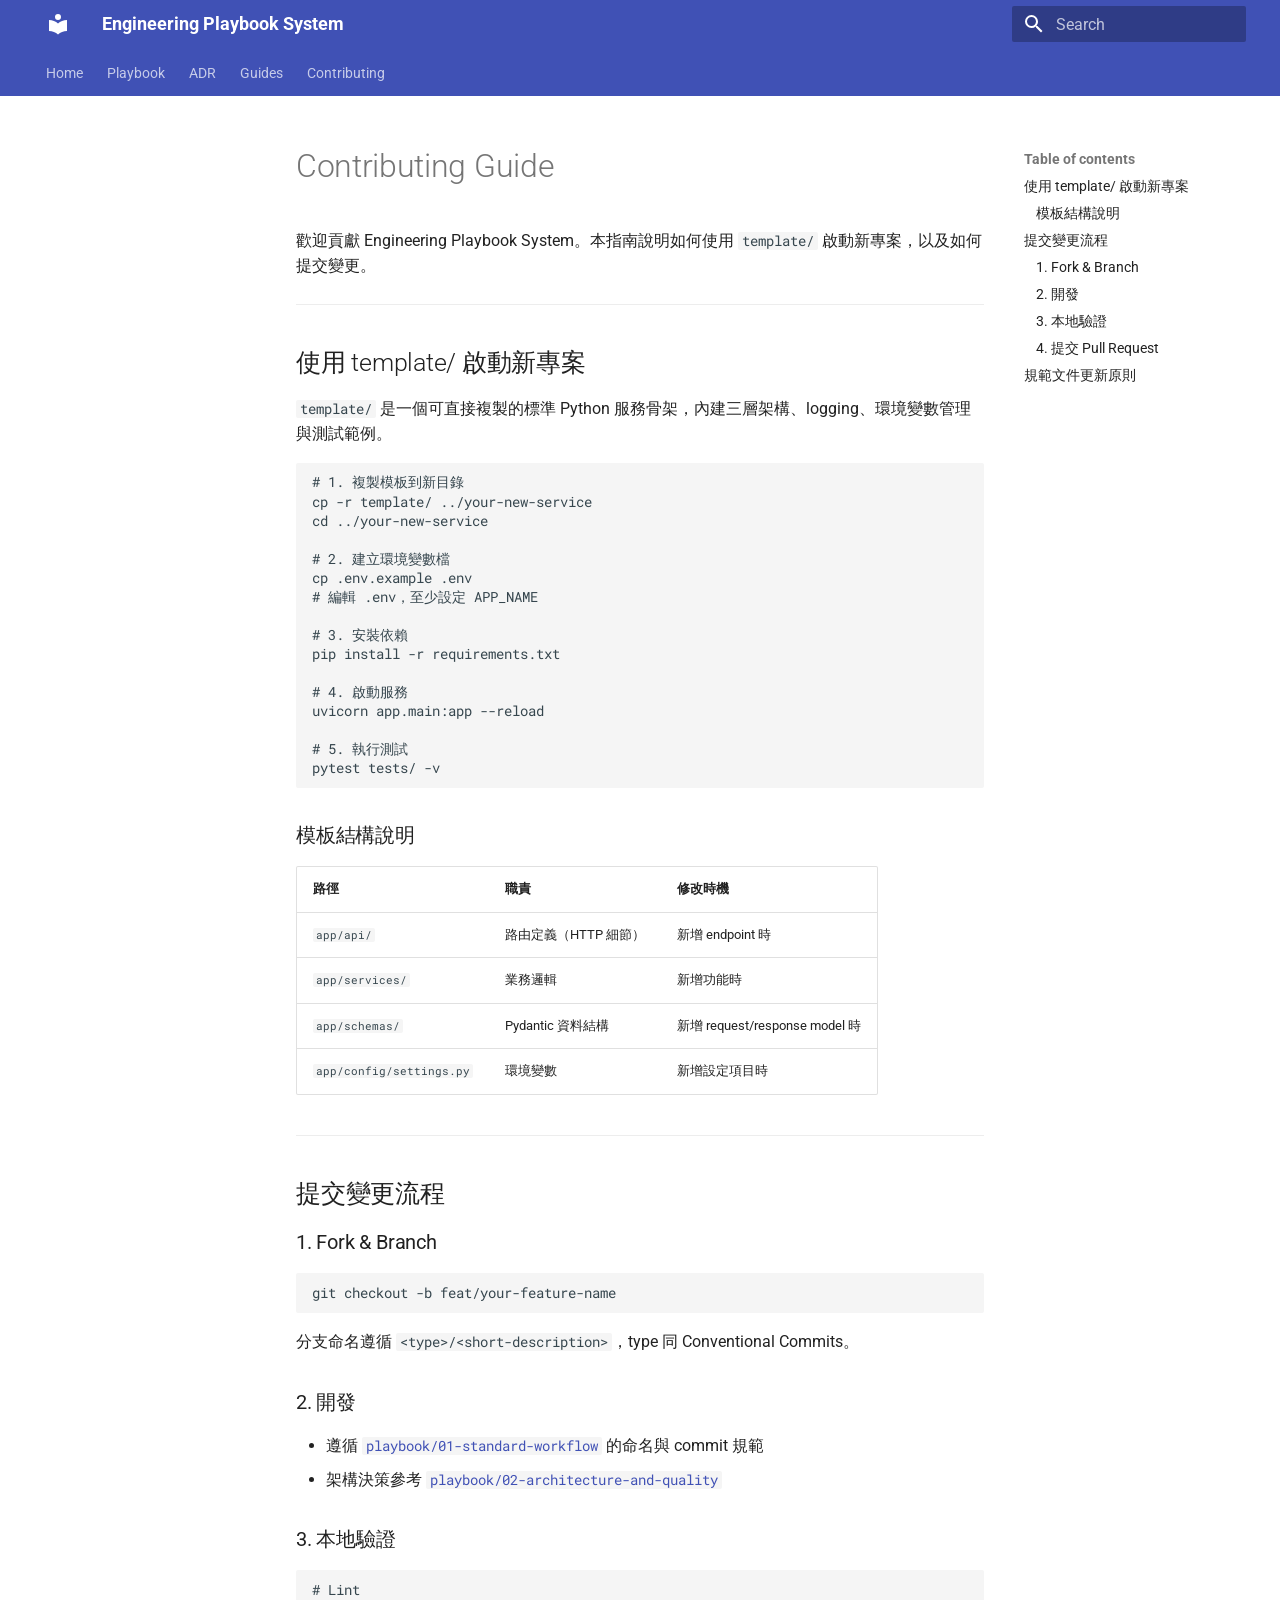
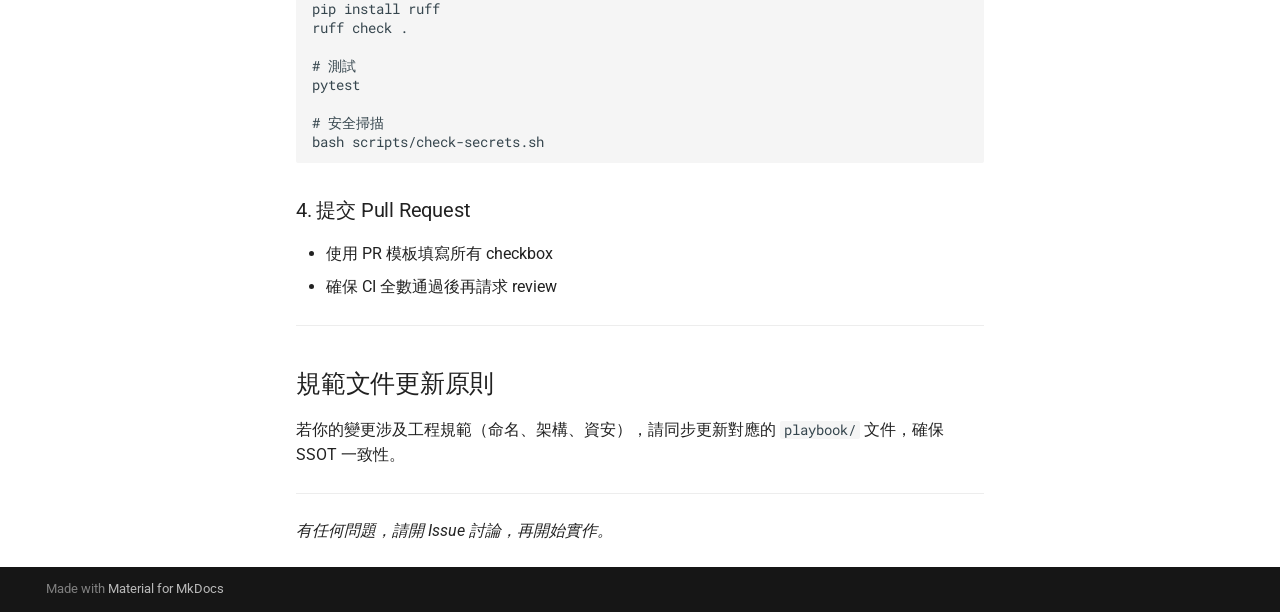
<file: CONTRIBUTING/index.html>
<!doctype html>
<html lang="en" class="no-js">
  <head>
    
      <meta charset="utf-8">
      <meta name="viewport" content="width=device-width,initial-scale=1">
      
      
      
      
      
      
        
      
      
      <link rel="icon" href="../assets/images/favicon.png">
      <meta name="generator" content="mkdocs-1.6.1, mkdocs-material-9.7.6">
    
    
      
        <title>Contributing Guide - Engineering Playbook System</title>
      
    
    
      <link rel="stylesheet" href="../assets/stylesheets/main.484c7ddc.min.css">
      
        
        <link rel="stylesheet" href="../assets/stylesheets/palette.ab4e12ef.min.css">
      
      


    
    
      
    
    
      
        
        
        <link rel="preconnect" href="https://fonts.gstatic.com" crossorigin>
        <link rel="stylesheet" href="https://fonts.googleapis.com/css?family=Roboto:300,300i,400,400i,700,700i%7CRoboto+Mono:400,400i,700,700i&display=fallback">
        <style>:root{--md-text-font:"Roboto";--md-code-font:"Roboto Mono"}</style>
      
    
    
    <script>__md_scope=new URL("..",location),__md_hash=e=>[...e].reduce(((e,_)=>(e<<5)-e+_.charCodeAt(0)),0),__md_get=(e,_=localStorage,t=__md_scope)=>JSON.parse(_.getItem(t.pathname+"."+e)),__md_set=(e,_,t=localStorage,a=__md_scope)=>{try{t.setItem(a.pathname+"."+e,JSON.stringify(_))}catch(e){}}</script>
    
      

    
    
  </head>
  
  
    
    
    
    
    
    <body dir="ltr" data-md-color-scheme="default" data-md-color-primary="indigo" data-md-color-accent="indigo">
  
    
    <input class="md-toggle" data-md-toggle="drawer" type="checkbox" id="__drawer" autocomplete="off">
    <input class="md-toggle" data-md-toggle="search" type="checkbox" id="__search" autocomplete="off">
    <label class="md-overlay" for="__drawer"></label>
    <div data-md-component="skip">
      
        
        <a href="#contributing-guide" class="md-skip">
          Skip to content
        </a>
      
    </div>
    <div data-md-component="announce">
      
    </div>
    
    
      

<header class="md-header" data-md-component="header">
  <nav class="md-header__inner md-grid" aria-label="Header">
    <a href=".." title="Engineering Playbook System" class="md-header__button md-logo" aria-label="Engineering Playbook System" data-md-component="logo">
      
  
  <svg xmlns="http://www.w3.org/2000/svg" viewBox="0 0 24 24"><path d="M12 8a3 3 0 0 0 3-3 3 3 0 0 0-3-3 3 3 0 0 0-3 3 3 3 0 0 0 3 3m0 3.54C9.64 9.35 6.5 8 3 8v11c3.5 0 6.64 1.35 9 3.54 2.36-2.19 5.5-3.54 9-3.54V8c-3.5 0-6.64 1.35-9 3.54"/></svg>

    </a>
    <label class="md-header__button md-icon" for="__drawer">
      
      <svg xmlns="http://www.w3.org/2000/svg" viewBox="0 0 24 24"><path d="M3 6h18v2H3zm0 5h18v2H3zm0 5h18v2H3z"/></svg>
    </label>
    <div class="md-header__title" data-md-component="header-title">
      <div class="md-header__ellipsis">
        <div class="md-header__topic">
          <span class="md-ellipsis">
            Engineering Playbook System
          </span>
        </div>
        <div class="md-header__topic" data-md-component="header-topic">
          <span class="md-ellipsis">
            
              Contributing Guide
            
          </span>
        </div>
      </div>
    </div>
    
      
    
    
    
    
      
      
        <label class="md-header__button md-icon" for="__search">
          
          <svg xmlns="http://www.w3.org/2000/svg" viewBox="0 0 24 24"><path d="M9.5 3A6.5 6.5 0 0 1 16 9.5c0 1.61-.59 3.09-1.56 4.23l.27.27h.79l5 5-1.5 1.5-5-5v-.79l-.27-.27A6.52 6.52 0 0 1 9.5 16 6.5 6.5 0 0 1 3 9.5 6.5 6.5 0 0 1 9.5 3m0 2C7 5 5 7 5 9.5S7 14 9.5 14 14 12 14 9.5 12 5 9.5 5"/></svg>
        </label>
        <div class="md-search" data-md-component="search" role="dialog">
  <label class="md-search__overlay" for="__search"></label>
  <div class="md-search__inner" role="search">
    <form class="md-search__form" name="search">
      <input type="text" class="md-search__input" name="query" aria-label="Search" placeholder="Search" autocapitalize="off" autocorrect="off" autocomplete="off" spellcheck="false" data-md-component="search-query" required>
      <label class="md-search__icon md-icon" for="__search">
        
        <svg xmlns="http://www.w3.org/2000/svg" viewBox="0 0 24 24"><path d="M9.5 3A6.5 6.5 0 0 1 16 9.5c0 1.61-.59 3.09-1.56 4.23l.27.27h.79l5 5-1.5 1.5-5-5v-.79l-.27-.27A6.52 6.52 0 0 1 9.5 16 6.5 6.5 0 0 1 3 9.5 6.5 6.5 0 0 1 9.5 3m0 2C7 5 5 7 5 9.5S7 14 9.5 14 14 12 14 9.5 12 5 9.5 5"/></svg>
        
        <svg xmlns="http://www.w3.org/2000/svg" viewBox="0 0 24 24"><path d="M20 11v2H8l5.5 5.5-1.42 1.42L4.16 12l7.92-7.92L13.5 5.5 8 11z"/></svg>
      </label>
      <nav class="md-search__options" aria-label="Search">
        
        <button type="reset" class="md-search__icon md-icon" title="Clear" aria-label="Clear" tabindex="-1">
          
          <svg xmlns="http://www.w3.org/2000/svg" viewBox="0 0 24 24"><path d="M19 6.41 17.59 5 12 10.59 6.41 5 5 6.41 10.59 12 5 17.59 6.41 19 12 13.41 17.59 19 19 17.59 13.41 12z"/></svg>
        </button>
      </nav>
      
    </form>
    <div class="md-search__output">
      <div class="md-search__scrollwrap" tabindex="0" data-md-scrollfix>
        <div class="md-search-result" data-md-component="search-result">
          <div class="md-search-result__meta">
            Initializing search
          </div>
          <ol class="md-search-result__list" role="presentation"></ol>
        </div>
      </div>
    </div>
  </div>
</div>
      
    
    
  </nav>
  
</header>
    
    <div class="md-container" data-md-component="container">
      
      
        
          
            
<nav class="md-tabs" aria-label="Tabs" data-md-component="tabs">
  <div class="md-grid">
    <ul class="md-tabs__list">
      
        
  
  
  
  
    <li class="md-tabs__item">
      <a href=".." class="md-tabs__link">
        
  
  
    
  
  Home

      </a>
    </li>
  

      
        
  
  
  
  
    
    
      <li class="md-tabs__item">
        <a href="../playbook/" class="md-tabs__link">
          
  
  
    
  
  Playbook

        </a>
      </li>
    
  

      
        
  
  
  
  
    
    
      <li class="md-tabs__item">
        <a href="../playbook/adr/" class="md-tabs__link">
          
  
  
    
  
  ADR

        </a>
      </li>
    
  

      
        
  
  
  
  
    <li class="md-tabs__item">
      <a href="../how-to-extend/" class="md-tabs__link">
        
  
  
    
  
  Guides

      </a>
    </li>
  

      
        
  
  
  
  
    <li class="md-tabs__item">
      <a href="../contributing.md" class="md-tabs__link">
        
  
  
    
  
  Contributing

      </a>
    </li>
  

      
    </ul>
  </div>
</nav>
          
        
      
      <main class="md-main" data-md-component="main">
        <div class="md-main__inner md-grid">
          
            
              
              <div class="md-sidebar md-sidebar--primary" data-md-component="sidebar" data-md-type="navigation" >
                <div class="md-sidebar__scrollwrap">
                  <div class="md-sidebar__inner">
                    


  


<nav class="md-nav md-nav--primary md-nav--lifted" aria-label="Navigation" data-md-level="0">
  <label class="md-nav__title" for="__drawer">
    <a href=".." title="Engineering Playbook System" class="md-nav__button md-logo" aria-label="Engineering Playbook System" data-md-component="logo">
      
  
  <svg xmlns="http://www.w3.org/2000/svg" viewBox="0 0 24 24"><path d="M12 8a3 3 0 0 0 3-3 3 3 0 0 0-3-3 3 3 0 0 0-3 3 3 3 0 0 0 3 3m0 3.54C9.64 9.35 6.5 8 3 8v11c3.5 0 6.64 1.35 9 3.54 2.36-2.19 5.5-3.54 9-3.54V8c-3.5 0-6.64 1.35-9 3.54"/></svg>

    </a>
    Engineering Playbook System
  </label>
  
  <ul class="md-nav__list" data-md-scrollfix>
    
      
      
  
  
  
  
    <li class="md-nav__item">
      <a href=".." class="md-nav__link">
        
  
  
  <span class="md-ellipsis">
    
  
    Home
  

    
  </span>
  
  

      </a>
    </li>
  

    
      
      
  
  
  
  
    
    
      
        
          
        
      
        
      
        
      
        
      
        
      
        
      
    
    
    
      
      
        
      
    
    
    <li class="md-nav__item md-nav__item--nested">
      
        
        
        <input class="md-nav__toggle md-toggle " type="checkbox" id="__nav_2" >
        
          
          <div class="md-nav__link md-nav__container">
            <a href="../playbook/" class="md-nav__link ">
              
  
  
  <span class="md-ellipsis">
    
  
    Playbook
  

    
  </span>
  
  

            </a>
            
              
              <label class="md-nav__link " for="__nav_2" id="__nav_2_label" tabindex="0">
                <span class="md-nav__icon md-icon"></span>
              </label>
            
          </div>
        
        <nav class="md-nav" data-md-level="1" aria-labelledby="__nav_2_label" aria-expanded="false">
          <label class="md-nav__title" for="__nav_2">
            <span class="md-nav__icon md-icon"></span>
            
  
    Playbook
  

          </label>
          <ul class="md-nav__list" data-md-scrollfix>
            
              
            
              
                
  
  
  
  
    <li class="md-nav__item">
      <a href="../playbook/01-standard-workflow/" class="md-nav__link">
        
  
  
  <span class="md-ellipsis">
    
  
    標準流程
  

    
  </span>
  
  

      </a>
    </li>
  

              
            
              
                
  
  
  
  
    <li class="md-nav__item">
      <a href="../playbook/02-architecture-and-quality/" class="md-nav__link">
        
  
  
  <span class="md-ellipsis">
    
  
    架構品質
  

    
  </span>
  
  

      </a>
    </li>
  

              
            
              
                
  
  
  
  
    <li class="md-nav__item">
      <a href="../playbook/03-observability-and-security/" class="md-nav__link">
        
  
  
  <span class="md-ellipsis">
    
  
    可觀測性與資安
  

    
  </span>
  
  

      </a>
    </li>
  

              
            
              
                
  
  
  
  
    <li class="md-nav__item">
      <a href="../playbook/04-technical-decisions/" class="md-nav__link">
        
  
  
  <span class="md-ellipsis">
    
  
    技術決策
  

    
  </span>
  
  

      </a>
    </li>
  

              
            
              
                
  
  
  
  
    <li class="md-nav__item">
      <a href="../playbook/05-reliability-checklist/" class="md-nav__link">
        
  
  
  <span class="md-ellipsis">
    
  
    可靠性清單
  

    
  </span>
  
  

      </a>
    </li>
  

              
            
          </ul>
        </nav>
      
    </li>
  

    
      
      
  
  
  
  
    
    
      
        
          
        
      
        
      
        
      
        
      
    
    
    
      
      
        
      
    
    
    <li class="md-nav__item md-nav__item--nested">
      
        
        
        <input class="md-nav__toggle md-toggle " type="checkbox" id="__nav_3" >
        
          
          <div class="md-nav__link md-nav__container">
            <a href="../playbook/adr/" class="md-nav__link ">
              
  
  
  <span class="md-ellipsis">
    
  
    ADR
  

    
  </span>
  
  

            </a>
            
              
              <label class="md-nav__link " for="__nav_3" id="__nav_3_label" tabindex="0">
                <span class="md-nav__icon md-icon"></span>
              </label>
            
          </div>
        
        <nav class="md-nav" data-md-level="1" aria-labelledby="__nav_3_label" aria-expanded="false">
          <label class="md-nav__title" for="__nav_3">
            <span class="md-nav__icon md-icon"></span>
            
  
    ADR
  

          </label>
          <ul class="md-nav__list" data-md-scrollfix>
            
              
            
              
                
  
  
  
  
    <li class="md-nav__item">
      <a href="../playbook/adr/ADR-001-layered-architecture/" class="md-nav__link">
        
  
  
  <span class="md-ellipsis">
    
  
    ADR-001
  

    
  </span>
  
  

      </a>
    </li>
  

              
            
              
                
  
  
  
  
    <li class="md-nav__item">
      <a href="../playbook/adr/ADR-002-async-database/" class="md-nav__link">
        
  
  
  <span class="md-ellipsis">
    
  
    ADR-002
  

    
  </span>
  
  

      </a>
    </li>
  

              
            
              
                
  
  
  
  
    <li class="md-nav__item">
      <a href="../playbook/adr/ADR-003-cicd-design/" class="md-nav__link">
        
  
  
  <span class="md-ellipsis">
    
  
    ADR-003
  

    
  </span>
  
  

      </a>
    </li>
  

              
            
          </ul>
        </nav>
      
    </li>
  

    
      
      
  
  
  
  
    <li class="md-nav__item">
      <a href="../how-to-extend/" class="md-nav__link">
        
  
  
  <span class="md-ellipsis">
    
  
    Guides
  

    
  </span>
  
  

      </a>
    </li>
  

    
      
      
  
  
  
  
    <li class="md-nav__item">
      <a href="../contributing.md" class="md-nav__link">
        
  
  
  <span class="md-ellipsis">
    
  
    Contributing
  

    
  </span>
  
  

      </a>
    </li>
  

    
  </ul>
</nav>
                  </div>
                </div>
              </div>
            
            
              
              <div class="md-sidebar md-sidebar--secondary" data-md-component="sidebar" data-md-type="toc" >
                <div class="md-sidebar__scrollwrap">
                  <div class="md-sidebar__inner">
                    

<nav class="md-nav md-nav--secondary" aria-label="Table of contents">
  
  
  
    
  
  
    <label class="md-nav__title" for="__toc">
      <span class="md-nav__icon md-icon"></span>
      Table of contents
    </label>
    <ul class="md-nav__list" data-md-component="toc" data-md-scrollfix>
      
        <li class="md-nav__item">
  <a href="#template" class="md-nav__link">
    <span class="md-ellipsis">
      
        使用 template/ 啟動新專案
      
    </span>
  </a>
  
    <nav class="md-nav" aria-label="使用 template/ 啟動新專案">
      <ul class="md-nav__list">
        
          <li class="md-nav__item">
  <a href="#_1" class="md-nav__link">
    <span class="md-ellipsis">
      
        模板結構說明
      
    </span>
  </a>
  
</li>
        
      </ul>
    </nav>
  
</li>
      
        <li class="md-nav__item">
  <a href="#_2" class="md-nav__link">
    <span class="md-ellipsis">
      
        提交變更流程
      
    </span>
  </a>
  
    <nav class="md-nav" aria-label="提交變更流程">
      <ul class="md-nav__list">
        
          <li class="md-nav__item">
  <a href="#1-fork-branch" class="md-nav__link">
    <span class="md-ellipsis">
      
        1. Fork &amp; Branch
      
    </span>
  </a>
  
</li>
        
          <li class="md-nav__item">
  <a href="#2" class="md-nav__link">
    <span class="md-ellipsis">
      
        2. 開發
      
    </span>
  </a>
  
</li>
        
          <li class="md-nav__item">
  <a href="#3" class="md-nav__link">
    <span class="md-ellipsis">
      
        3. 本地驗證
      
    </span>
  </a>
  
</li>
        
          <li class="md-nav__item">
  <a href="#4-pull-request" class="md-nav__link">
    <span class="md-ellipsis">
      
        4. 提交 Pull Request
      
    </span>
  </a>
  
</li>
        
      </ul>
    </nav>
  
</li>
      
        <li class="md-nav__item">
  <a href="#_3" class="md-nav__link">
    <span class="md-ellipsis">
      
        規範文件更新原則
      
    </span>
  </a>
  
</li>
      
    </ul>
  
</nav>
                  </div>
                </div>
              </div>
            
          
          
            <div class="md-content" data-md-component="content">
              
              <article class="md-content__inner md-typeset">
                
                  



<h1 id="contributing-guide">Contributing Guide</h1>
<p>歡迎貢獻 Engineering Playbook System。本指南說明如何使用 <code>template/</code> 啟動新專案，以及如何提交變更。</p>
<hr />
<h2 id="template">使用 template/ 啟動新專案</h2>
<p><code>template/</code> 是一個可直接複製的標準 Python 服務骨架，內建三層架構、logging、環境變數管理與測試範例。</p>
<pre><code class="language-bash"># 1. 複製模板到新目錄
cp -r template/ ../your-new-service
cd ../your-new-service

# 2. 建立環境變數檔
cp .env.example .env
# 編輯 .env，至少設定 APP_NAME

# 3. 安裝依賴
pip install -r requirements.txt

# 4. 啟動服務
uvicorn app.main:app --reload

# 5. 執行測試
pytest tests/ -v
</code></pre>
<h3 id="_1">模板結構說明</h3>
<table>
<thead>
<tr>
<th>路徑</th>
<th>職責</th>
<th>修改時機</th>
</tr>
</thead>
<tbody>
<tr>
<td><code>app/api/</code></td>
<td>路由定義（HTTP 細節）</td>
<td>新增 endpoint 時</td>
</tr>
<tr>
<td><code>app/services/</code></td>
<td>業務邏輯</td>
<td>新增功能時</td>
</tr>
<tr>
<td><code>app/schemas/</code></td>
<td>Pydantic 資料結構</td>
<td>新增 request/response model 時</td>
</tr>
<tr>
<td><code>app/config/settings.py</code></td>
<td>環境變數</td>
<td>新增設定項目時</td>
</tr>
</tbody>
</table>
<hr />
<h2 id="_2">提交變更流程</h2>
<h3 id="1-fork-branch">1. Fork &amp; Branch</h3>
<pre><code class="language-bash">git checkout -b feat/your-feature-name
</code></pre>
<p>分支命名遵循 <code>&lt;type&gt;/&lt;short-description&gt;</code>，type 同 Conventional Commits。</p>
<h3 id="2">2. 開發</h3>
<ul>
<li>遵循 <a href="../playbook/01-standard-workflow/"><code>playbook/01-standard-workflow</code></a> 的命名與 commit 規範</li>
<li>架構決策參考 <a href="../playbook/02-architecture-and-quality/"><code>playbook/02-architecture-and-quality</code></a></li>
</ul>
<h3 id="3">3. 本地驗證</h3>
<pre><code class="language-bash"># Lint
pip install ruff
ruff check .

# 測試
pytest

# 安全掃描
bash scripts/check-secrets.sh
</code></pre>
<h3 id="4-pull-request">4. 提交 Pull Request</h3>
<ul>
<li>使用 PR 模板填寫所有 checkbox</li>
<li>確保 CI 全數通過後再請求 review</li>
</ul>
<hr />
<h2 id="_3">規範文件更新原則</h2>
<p>若你的變更涉及工程規範（命名、架構、資安），請同步更新對應的 <code>playbook/</code> 文件，確保 SSOT 一致性。</p>
<hr />
<p><em>有任何問題，請開 Issue 討論，再開始實作。</em></p>












                
              </article>
            </div>
          
          
<script>var target=document.getElementById(location.hash.slice(1));target&&target.name&&(target.checked=target.name.startsWith("__tabbed_"))</script>
        </div>
        
      </main>
      
        <footer class="md-footer">
  
  <div class="md-footer-meta md-typeset">
    <div class="md-footer-meta__inner md-grid">
      <div class="md-copyright">
  
  
    Made with
    <a href="https://squidfunk.github.io/mkdocs-material/" target="_blank" rel="noopener">
      Material for MkDocs
    </a>
  
</div>
      
    </div>
  </div>
</footer>
      
    </div>
    <div class="md-dialog" data-md-component="dialog">
      <div class="md-dialog__inner md-typeset"></div>
    </div>
    
    
    
      
      
      <script id="__config" type="application/json">{"annotate": null, "base": "..", "features": ["navigation.tabs", "navigation.sections", "navigation.indexes"], "search": "../assets/javascripts/workers/search.2c215733.min.js", "tags": null, "translations": {"clipboard.copied": "Copied to clipboard", "clipboard.copy": "Copy to clipboard", "search.result.more.one": "1 more on this page", "search.result.more.other": "# more on this page", "search.result.none": "No matching documents", "search.result.one": "1 matching document", "search.result.other": "# matching documents", "search.result.placeholder": "Type to start searching", "search.result.term.missing": "Missing", "select.version": "Select version"}, "version": null}</script>
    
    
      <script src="../assets/javascripts/bundle.79ae519e.min.js"></script>
      
    
  </body>
</html>
</file>
<file: assets/stylesheets/main.484c7ddc.min.css>
@charset "UTF-8";html{-webkit-text-size-adjust:none;-moz-text-size-adjust:none;text-size-adjust:none;box-sizing:border-box}*,:after,:before{box-sizing:inherit}@media (prefers-reduced-motion){*,:after,:before{transition:none!important}}body{margin:0}a,button,input,label{-webkit-tap-highlight-color:transparent}a{color:inherit;text-decoration:none}hr{border:0;box-sizing:initial;display:block;height:.05rem;overflow:visible;padding:0}small{font-size:80%}sub,sup{line-height:1em}img{border-style:none}table{border-collapse:initial;border-spacing:0}td,th{font-weight:400;vertical-align:top}button{background:#0000;border:0;font-family:inherit;font-size:inherit;margin:0;padding:0}input{border:0;outline:none}:root{--md-primary-fg-color:#4051b5;--md-primary-fg-color--light:#5d6cc0;--md-primary-fg-color--dark:#303fa1;--md-primary-bg-color:#fff;--md-primary-bg-color--light:#ffffffb3;--md-accent-fg-color:#526cfe;--md-accent-fg-color--transparent:#526cfe1a;--md-accent-bg-color:#fff;--md-accent-bg-color--light:#ffffffb3}[data-md-color-scheme=default]{color-scheme:light}[data-md-color-scheme=default] img[src$="#gh-dark-mode-only"],[data-md-color-scheme=default] img[src$="#only-dark"]{display:none}:root,[data-md-color-scheme=default]{--md-hue:225deg;--md-default-fg-color:#000000de;--md-default-fg-color--light:#0000008a;--md-default-fg-color--lighter:#00000052;--md-default-fg-color--lightest:#00000012;--md-default-bg-color:#fff;--md-default-bg-color--light:#ffffffb3;--md-default-bg-color--lighter:#ffffff4d;--md-default-bg-color--lightest:#ffffff1f;--md-code-fg-color:#36464e;--md-code-bg-color:#f5f5f5;--md-code-bg-color--light:#f5f5f5b3;--md-code-bg-color--lighter:#f5f5f54d;--md-code-hl-color:#4287ff;--md-code-hl-color--light:#4287ff1a;--md-code-hl-number-color:#d52a2a;--md-code-hl-special-color:#db1457;--md-code-hl-function-color:#a846b9;--md-code-hl-constant-color:#6e59d9;--md-code-hl-keyword-color:#3f6ec6;--md-code-hl-string-color:#1c7d4d;--md-code-hl-name-color:var(--md-code-fg-color);--md-code-hl-operator-color:var(--md-default-fg-color--light);--md-code-hl-punctuation-color:var(--md-default-fg-color--light);--md-code-hl-comment-color:var(--md-default-fg-color--light);--md-code-hl-generic-color:var(--md-default-fg-color--light);--md-code-hl-variable-color:var(--md-default-fg-color--light);--md-typeset-color:var(--md-default-fg-color);--md-typeset-a-color:var(--md-primary-fg-color);--md-typeset-del-color:#f5503d26;--md-typeset-ins-color:#0bd57026;--md-typeset-kbd-color:#fafafa;--md-typeset-kbd-accent-color:#fff;--md-typeset-kbd-border-color:#b8b8b8;--md-typeset-mark-color:#ffff0080;--md-typeset-table-color:#0000001f;--md-typeset-table-color--light:rgba(0,0,0,.035);--md-admonition-fg-color:var(--md-default-fg-color);--md-admonition-bg-color:var(--md-default-bg-color);--md-warning-fg-color:#000000de;--md-warning-bg-color:#ff9;--md-footer-fg-color:#fff;--md-footer-fg-color--light:#ffffffb3;--md-footer-fg-color--lighter:#ffffff73;--md-footer-bg-color:#000000de;--md-footer-bg-color--dark:#00000052;--md-shadow-z1:0 0.2rem 0.5rem #0000000d,0 0 0.05rem #0000001a;--md-shadow-z2:0 0.2rem 0.5rem #0000001a,0 0 0.05rem #00000040;--md-shadow-z3:0 0.2rem 0.5rem #0003,0 0 0.05rem #00000059}.md-icon svg{fill:currentcolor;display:block;height:1.2rem;width:1.2rem}body{-webkit-font-smoothing:antialiased;-moz-osx-font-smoothing:grayscale;--md-text-font-family:var(--md-text-font,_),-apple-system,BlinkMacSystemFont,Helvetica,Arial,sans-serif;--md-code-font-family:var(--md-code-font,_),SFMono-Regular,Consolas,Menlo,monospace}aside,body,input{font-feature-settings:"kern","liga";color:var(--md-typeset-color);font-family:var(--md-text-font-family)}code,kbd,pre{font-feature-settings:"kern";font-family:var(--md-code-font-family)}:root{--md-typeset-table-sort-icon:url('data:image/svg+xml;charset=utf-8,<svg xmlns="http://www.w3.org/2000/svg" viewBox="0 0 24 24"><path d="m18 21-4-4h3V7h-3l4-4 4 4h-3v10h3M2 19v-2h10v2M2 13v-2h7v2M2 7V5h4v2z"/></svg>');--md-typeset-table-sort-icon--asc:url('data:image/svg+xml;charset=utf-8,<svg xmlns="http://www.w3.org/2000/svg" viewBox="0 0 24 24"><path d="M19 17h3l-4 4-4-4h3V3h2M2 17h10v2H2M6 5v2H2V5m0 6h7v2H2z"/></svg>');--md-typeset-table-sort-icon--desc:url('data:image/svg+xml;charset=utf-8,<svg xmlns="http://www.w3.org/2000/svg" viewBox="0 0 24 24"><path d="M19 7h3l-4-4-4 4h3v14h2M2 17h10v2H2M6 5v2H2V5m0 6h7v2H2z"/></svg>')}.md-typeset{-webkit-print-color-adjust:exact;color-adjust:exact;font-size:.8rem;line-height:1.6;overflow-wrap:break-word}@media print{.md-typeset{font-size:.68rem}}.md-typeset blockquote,.md-typeset dl,.md-typeset figure,.md-typeset ol,.md-typeset pre,.md-typeset ul{margin-bottom:1em;margin-top:1em}.md-typeset h1{color:var(--md-default-fg-color--light);font-size:2em;line-height:1.3;margin:0 0 1.25em}.md-typeset h1,.md-typeset h2{font-weight:300;letter-spacing:-.01em}.md-typeset h2{font-size:1.5625em;line-height:1.4;margin:1.6em 0 .64em}.md-typeset h3{font-size:1.25em;font-weight:400;letter-spacing:-.01em;line-height:1.5;margin:1.6em 0 .8em}.md-typeset h2+h3{margin-top:.8em}.md-typeset h4{font-weight:700;letter-spacing:-.01em;margin:1em 0}.md-typeset h5,.md-typeset h6{color:var(--md-default-fg-color--light);font-size:.8em;font-weight:700;letter-spacing:-.01em;margin:1.25em 0}.md-typeset h5{text-transform:uppercase}.md-typeset h5 code{text-transform:none}.md-typeset hr{border-bottom:.05rem solid var(--md-default-fg-color--lightest);display:flow-root;margin:1.5em 0}.md-typeset a{color:var(--md-typeset-a-color);word-break:break-word}.md-typeset a,.md-typeset a:before{transition:color 125ms}.md-typeset a:focus,.md-typeset a:hover{color:var(--md-accent-fg-color)}.md-typeset a:focus code,.md-typeset a:hover code{background-color:var(--md-accent-fg-color--transparent);color:var(--md-accent-fg-color)}.md-typeset a code{color:var(--md-typeset-a-color)}.md-typeset a.focus-visible{outline-color:var(--md-accent-fg-color);outline-offset:.2rem}.md-typeset code,.md-typeset kbd,.md-typeset pre{color:var(--md-code-fg-color);direction:ltr;font-variant-ligatures:none;transition:background-color 125ms}@media print{.md-typeset code,.md-typeset kbd,.md-typeset pre{white-space:pre-wrap}}.md-typeset code{background-color:var(--md-code-bg-color);border-radius:.1rem;-webkit-box-decoration-break:clone;box-decoration-break:clone;font-size:.85em;padding:0 .2941176471em;transition:color 125ms,background-color 125ms;word-break:break-word}.md-typeset code:not(.focus-visible){-webkit-tap-highlight-color:transparent;outline:none}.md-typeset pre{display:flow-root;line-height:1.4;position:relative}.md-typeset pre>code{-webkit-box-decoration-break:slice;box-decoration-break:slice;box-shadow:none;display:block;margin:0;outline-color:var(--md-accent-fg-color);overflow:auto;padding:.7720588235em 1.1764705882em;scrollbar-color:var(--md-default-fg-color--lighter) #0000;scrollbar-width:thin;touch-action:auto;word-break:normal}.md-typeset pre>code:hover{scrollbar-color:var(--md-accent-fg-color) #0000}.md-typeset pre>code::-webkit-scrollbar{height:.2rem;width:.2rem}.md-typeset pre>code::-webkit-scrollbar-thumb{background-color:var(--md-default-fg-color--lighter)}.md-typeset pre>code::-webkit-scrollbar-thumb:hover{background-color:var(--md-accent-fg-color)}.md-typeset kbd{background-color:var(--md-typeset-kbd-color);border-radius:.1rem;box-shadow:0 .1rem 0 .05rem var(--md-typeset-kbd-border-color),0 .1rem 0 var(--md-typeset-kbd-border-color),0 -.1rem .2rem var(--md-typeset-kbd-accent-color) inset;color:var(--md-default-fg-color);display:inline-block;font-size:.75em;padding:0 .6666666667em;vertical-align:text-top;word-break:break-word}.md-typeset mark{background-color:var(--md-typeset-mark-color);-webkit-box-decoration-break:clone;box-decoration-break:clone;color:inherit;word-break:break-word}.md-typeset abbr{cursor:help;text-decoration:none}.md-typeset [data-preview],.md-typeset abbr{border-bottom:.05rem dotted var(--md-default-fg-color--light)}.md-typeset small{opacity:.75}[dir=ltr] .md-typeset sub,[dir=ltr] .md-typeset sup{margin-left:.078125em}[dir=rtl] .md-typeset sub,[dir=rtl] .md-typeset sup{margin-right:.078125em}[dir=ltr] .md-typeset blockquote{padding-left:.6rem}[dir=rtl] .md-typeset blockquote{padding-right:.6rem}[dir=ltr] .md-typeset blockquote{border-left:.2rem solid var(--md-default-fg-color--lighter)}[dir=rtl] .md-typeset blockquote{border-right:.2rem solid var(--md-default-fg-color--lighter)}.md-typeset blockquote{color:var(--md-default-fg-color--light);margin-left:0;margin-right:0}.md-typeset ul{list-style-type:disc}.md-typeset ul[type]{list-style-type:revert-layer}[dir=ltr] .md-typeset ol,[dir=ltr] .md-typeset ul{margin-left:.625em}[dir=rtl] .md-typeset ol,[dir=rtl] .md-typeset ul{margin-right:.625em}.md-typeset ol,.md-typeset ul{padding:0}.md-typeset ol:not([hidden]),.md-typeset ul:not([hidden]){display:flow-root}.md-typeset ol ol,.md-typeset ul ol{list-style-type:lower-alpha}.md-typeset ol ol ol,.md-typeset ul ol ol{list-style-type:lower-roman}.md-typeset ol ol ol ol,.md-typeset ul ol ol ol{list-style-type:upper-alpha}.md-typeset ol ol ol ol ol,.md-typeset ul ol ol ol ol{list-style-type:upper-roman}.md-typeset ol[type],.md-typeset ul[type]{list-style-type:revert-layer}[dir=ltr] .md-typeset ol li,[dir=ltr] .md-typeset ul li{margin-left:1.25em}[dir=rtl] .md-typeset ol li,[dir=rtl] .md-typeset ul li{margin-right:1.25em}.md-typeset ol li,.md-typeset ul li{margin-bottom:.5em}.md-typeset ol li blockquote,.md-typeset ol li p,.md-typeset ul li blockquote,.md-typeset ul li p{margin:.5em 0}.md-typeset ol li:last-child,.md-typeset ul li:last-child{margin-bottom:0}[dir=ltr] .md-typeset ol li ol,[dir=ltr] .md-typeset ol li ul,[dir=ltr] .md-typeset ul li ol,[dir=ltr] .md-typeset ul li ul{margin-left:.625em}[dir=rtl] .md-typeset ol li ol,[dir=rtl] .md-typeset ol li ul,[dir=rtl] .md-typeset ul li ol,[dir=rtl] .md-typeset ul li ul{margin-right:.625em}.md-typeset ol li ol,.md-typeset ol li ul,.md-typeset ul li ol,.md-typeset ul li ul{margin-bottom:.5em;margin-top:.5em}[dir=ltr] .md-typeset dd{margin-left:1.875em}[dir=rtl] .md-typeset dd{margin-right:1.875em}.md-typeset dd{margin-bottom:1.5em;margin-top:1em}.md-typeset img,.md-typeset svg,.md-typeset video{height:auto;max-width:100%}.md-typeset img[align=left]{margin:1em 1em 1em 0}.md-typeset img[align=right]{margin:1em 0 1em 1em}.md-typeset img[align]:only-child{margin-top:0}.md-typeset figure{display:flow-root;margin:1em auto;max-width:100%;text-align:center;width:fit-content}.md-typeset figure img{display:block;margin:0 auto}.md-typeset figcaption{font-style:italic;margin:1em auto;max-width:24rem}.md-typeset iframe{max-width:100%}.md-typeset table:not([class]){background-color:var(--md-default-bg-color);border:.05rem solid var(--md-typeset-table-color);border-radius:.1rem;display:inline-block;font-size:.64rem;max-width:100%;overflow:auto;touch-action:auto}@media print{.md-typeset table:not([class]){display:table}}.md-typeset table:not([class])+*{margin-top:1.5em}.md-typeset table:not([class]) td>:first-child,.md-typeset table:not([class]) th>:first-child{margin-top:0}.md-typeset table:not([class]) td>:last-child,.md-typeset table:not([class]) th>:last-child{margin-bottom:0}.md-typeset table:not([class]) td:not([align]),.md-typeset table:not([class]) th:not([align]){text-align:left}[dir=rtl] .md-typeset table:not([class]) td:not([align]),[dir=rtl] .md-typeset table:not([class]) th:not([align]){text-align:right}.md-typeset table:not([class]) th{font-weight:700;min-width:5rem;padding:.9375em 1.25em;vertical-align:top}.md-typeset table:not([class]) td{border-top:.05rem solid var(--md-typeset-table-color);padding:.9375em 1.25em;vertical-align:top}.md-typeset table:not([class]) tbody tr{transition:background-color 125ms}.md-typeset table:not([class]) tbody tr:hover{background-color:var(--md-typeset-table-color--light);box-shadow:0 .05rem 0 var(--md-default-bg-color) inset}.md-typeset table:not([class]) a{word-break:normal}.md-typeset table th[role=columnheader]{cursor:pointer}[dir=ltr] .md-typeset table th[role=columnheader]:after{margin-left:.5em}[dir=rtl] .md-typeset table th[role=columnheader]:after{margin-right:.5em}.md-typeset table th[role=columnheader]:after{content:"";display:inline-block;height:1.2em;-webkit-mask-image:var(--md-typeset-table-sort-icon);mask-image:var(--md-typeset-table-sort-icon);-webkit-mask-repeat:no-repeat;mask-repeat:no-repeat;-webkit-mask-size:contain;mask-size:contain;transition:background-color 125ms;vertical-align:text-bottom;width:1.2em}.md-typeset table th[role=columnheader]:hover:after{background-color:var(--md-default-fg-color--lighter)}.md-typeset table th[role=columnheader][aria-sort=ascending]:after{background-color:var(--md-default-fg-color--light);-webkit-mask-image:var(--md-typeset-table-sort-icon--asc);mask-image:var(--md-typeset-table-sort-icon--asc)}.md-typeset table th[role=columnheader][aria-sort=descending]:after{background-color:var(--md-default-fg-color--light);-webkit-mask-image:var(--md-typeset-table-sort-icon--desc);mask-image:var(--md-typeset-table-sort-icon--desc)}.md-typeset__scrollwrap{margin:1em -.8rem;overflow-x:auto;touch-action:auto}.md-typeset__table{display:inline-block;margin-bottom:.5em;padding:0 .8rem}@media print{.md-typeset__table{display:block}}html .md-typeset__table table{display:table;margin:0;overflow:hidden;width:100%}@media screen and (max-width:44.984375em){.md-content__inner>pre{margin:1em -.8rem}.md-content__inner>pre code{border-radius:0}}.md-typeset .md-author{border-radius:100%;display:block;flex-shrink:0;height:1.6rem;overflow:hidden;position:relative;transition:color 125ms,transform 125ms;width:1.6rem}.md-typeset .md-author img{display:block}.md-typeset .md-author--more{background:var(--md-default-fg-color--lightest);color:var(--md-default-fg-color--lighter);font-size:.6rem;font-weight:700;line-height:1.6rem;text-align:center}.md-typeset .md-author--long{height:2.4rem;width:2.4rem}.md-typeset a.md-author{transform:scale(1)}.md-typeset a.md-author img{border-radius:100%;filter:grayscale(100%) opacity(75%);transition:filter 125ms}.md-typeset a.md-author:focus,.md-typeset a.md-author:hover{transform:scale(1.1);z-index:1}.md-typeset a.md-author:focus img,.md-typeset a.md-author:hover img{filter:grayscale(0)}.md-banner{background-color:var(--md-footer-bg-color);color:var(--md-footer-fg-color);overflow:auto}@media print{.md-banner{display:none}}.md-banner--warning{background-color:var(--md-warning-bg-color);color:var(--md-warning-fg-color)}.md-banner__inner{font-size:.7rem;margin:.6rem auto;padding:0 .8rem}[dir=ltr] .md-banner__button{float:right}[dir=rtl] .md-banner__button{float:left}.md-banner__button{color:inherit;cursor:pointer;transition:opacity .25s}.no-js .md-banner__button{display:none}.md-banner__button:hover{opacity:.7}html{font-size:125%;height:100%;overflow-x:hidden}@media screen and (min-width:100em){html{font-size:137.5%}}@media screen and (min-width:125em){html{font-size:150%}}body{background-color:var(--md-default-bg-color);display:flex;flex-direction:column;font-size:.5rem;min-height:100%;position:relative;width:100%}@media print{body{display:block}}@media screen and (max-width:59.984375em){body[data-md-scrolllock]{position:fixed}}.md-grid{margin-left:auto;margin-right:auto;max-width:61rem}.md-container{display:flex;flex-direction:column;flex-grow:1}@media print{.md-container{display:block}}.md-main{flex-grow:1}.md-main__inner{display:flex;height:100%;margin-top:1.5rem}.md-ellipsis{overflow:hidden;text-overflow:ellipsis}.md-toggle{display:none}.md-option{height:0;opacity:0;position:absolute;width:0}.md-option:checked+label:not([hidden]){display:block}.md-option.focus-visible+label{outline-color:var(--md-accent-fg-color);outline-style:auto}.md-skip{background-color:var(--md-default-fg-color);border-radius:.1rem;color:var(--md-default-bg-color);font-size:.64rem;margin:.5rem;opacity:0;outline-color:var(--md-accent-fg-color);padding:.3rem .5rem;position:fixed;transform:translateY(.4rem);z-index:-1}.md-skip:focus{opacity:1;transform:translateY(0);transition:transform .25s cubic-bezier(.4,0,.2,1),opacity 175ms 75ms;z-index:10}@page{margin:25mm}:root{--md-clipboard-icon:url('data:image/svg+xml;charset=utf-8,<svg xmlns="http://www.w3.org/2000/svg" viewBox="0 0 24 24"><path d="M19 21H8V7h11m0-2H8a2 2 0 0 0-2 2v14a2 2 0 0 0 2 2h11a2 2 0 0 0 2-2V7a2 2 0 0 0-2-2m-3-4H4a2 2 0 0 0-2 2v14h2V3h12z"/></svg>')}.md-clipboard{border-radius:.1rem;color:var(--md-default-fg-color--lightest);cursor:pointer;height:1.5em;outline-color:var(--md-accent-fg-color);outline-offset:.1rem;transition:color .25s;width:1.5em;z-index:1}@media print{.md-clipboard{display:none}}.md-clipboard:not(.focus-visible){-webkit-tap-highlight-color:transparent;outline:none}:hover>.md-clipboard{color:var(--md-default-fg-color--light)}.md-clipboard:focus,.md-clipboard:hover{color:var(--md-accent-fg-color)}.md-clipboard:after{background-color:currentcolor;content:"";display:block;height:1.125em;margin:0 auto;-webkit-mask-image:var(--md-clipboard-icon);mask-image:var(--md-clipboard-icon);-webkit-mask-position:center;mask-position:center;-webkit-mask-repeat:no-repeat;mask-repeat:no-repeat;-webkit-mask-size:contain;mask-size:contain;width:1.125em}.md-clipboard--inline{cursor:pointer}.md-clipboard--inline code{transition:color .25s,background-color .25s}.md-clipboard--inline:focus code,.md-clipboard--inline:hover code{background-color:var(--md-accent-fg-color--transparent);color:var(--md-accent-fg-color)}:root{--md-code-select-icon:url('data:image/svg+xml;charset=utf-8,<svg xmlns="http://www.w3.org/2000/svg" viewBox="0 0 24 24"><path d="M19 19h-4v2h4c1.1 0 2-.9 2-2v-4h-2m0-12h-4v2h4v4h2V5c0-1.1-.9-2-2-2M5 5h4V3H5c-1.1 0-2 .9-2 2v4h2m0 6H3v4c0 1.1.9 2 2 2h4v-2H5zm2-4h2v2H7zm4 0h2v2h-2zm4 0h2v2h-2zM7 7h2v2H7zm4 0h2v2h-2zm4 0h2v2h-2zm-8 8h2v2H7zm4 0h2v2h-2zm4 0h2v2h-2z"/></svg>');--md-code-copy-icon:url('data:image/svg+xml;charset=utf-8,<svg xmlns="http://www.w3.org/2000/svg" viewBox="0 0 24 24"><path d="M19 21H8V7h11m0-2H8a2 2 0 0 0-2 2v14a2 2 0 0 0 2 2h11a2 2 0 0 0 2-2V7a2 2 0 0 0-2-2m-3-4H4a2 2 0 0 0-2 2v14h2V3h12z"/></svg>')}.md-typeset .md-code__content{display:grid}.md-code__nav{background-color:var(--md-code-bg-color--lighter);border-radius:.1rem;display:flex;gap:.2rem;padding:.2rem;position:absolute;right:.25em;top:.25em;transition:background-color .25s;z-index:1}:hover>.md-code__nav{background-color:var(--md-code-bg-color--light)}.md-code__button{color:var(--md-default-fg-color--lightest);cursor:pointer;display:block;height:1.5em;outline-color:var(--md-accent-fg-color);outline-offset:.1rem;transition:color .25s;width:1.5em}:hover>*>.md-code__button{color:var(--md-default-fg-color--light)}.md-code__button.focus-visible,.md-code__button:hover{color:var(--md-accent-fg-color)}.md-code__button--active{color:var(--md-default-fg-color)!important}.md-code__button:after{background-color:currentcolor;content:"";display:block;height:1.125em;margin:0 auto;-webkit-mask-position:center;mask-position:center;-webkit-mask-repeat:no-repeat;mask-repeat:no-repeat;-webkit-mask-size:contain;mask-size:contain;width:1.125em}.md-code__button[data-md-type=select]:after{-webkit-mask-image:var(--md-code-select-icon);mask-image:var(--md-code-select-icon)}.md-code__button[data-md-type=copy]:after{-webkit-mask-image:var(--md-code-copy-icon);mask-image:var(--md-code-copy-icon)}@keyframes consent{0%{opacity:0;transform:translateY(100%)}to{opacity:1;transform:translateY(0)}}@keyframes overlay{0%{opacity:0}to{opacity:1}}.md-consent__overlay{animation:overlay .25s both;-webkit-backdrop-filter:blur(.1rem);backdrop-filter:blur(.1rem);background-color:#0000008a;height:100%;opacity:1;position:fixed;top:0;width:100%;z-index:5}.md-consent__inner{animation:consent .5s cubic-bezier(.1,.7,.1,1) both;background-color:var(--md-default-bg-color);border:0;border-radius:.1rem;bottom:0;box-shadow:0 0 .2rem #0000001a,0 .2rem .4rem #0003;max-height:100%;overflow:auto;padding:0;position:fixed;width:100%;z-index:5}.md-consent__form{padding:.8rem}.md-consent__settings{display:none;margin:1em 0}input:checked+.md-consent__settings{display:block}.md-consent__controls{margin-bottom:.8rem}.md-typeset .md-consent__controls .md-button{display:inline}@media screen and (max-width:44.984375em){.md-typeset .md-consent__controls .md-button{display:block;margin-top:.4rem;text-align:center;width:100%}}.md-consent label{cursor:pointer}.md-content{flex-grow:1;min-width:0}.md-content__inner{margin:0 .8rem 1.2rem;padding-top:.6rem}@media screen and (min-width:76.25em){[dir=ltr] .md-sidebar--primary:not([hidden])~.md-content>.md-content__inner{margin-left:1.2rem}[dir=ltr] .md-sidebar--secondary:not([hidden])~.md-content>.md-content__inner,[dir=rtl] .md-sidebar--primary:not([hidden])~.md-content>.md-content__inner{margin-right:1.2rem}[dir=rtl] .md-sidebar--secondary:not([hidden])~.md-content>.md-content__inner{margin-left:1.2rem}}.md-content__inner:before{content:"";display:block;height:.4rem}.md-content__inner>:last-child{margin-bottom:0}[dir=ltr] .md-content__button{float:right}[dir=rtl] .md-content__button{float:left}[dir=ltr] .md-content__button{margin-left:.4rem}[dir=rtl] .md-content__button{margin-right:.4rem}.md-content__button{margin:.4rem 0;padding:0}@media print{.md-content__button{display:none}}.md-typeset .md-content__button{color:var(--md-default-fg-color--lighter)}.md-content__button svg{display:inline;vertical-align:top}[dir=rtl] .md-content__button svg{transform:scaleX(-1)}[dir=ltr] .md-dialog{right:.8rem}[dir=rtl] .md-dialog{left:.8rem}.md-dialog{background-color:var(--md-default-fg-color);border-radius:.1rem;bottom:.8rem;box-shadow:var(--md-shadow-z3);min-width:11.1rem;opacity:0;padding:.4rem .6rem;pointer-events:none;position:fixed;transform:translateY(100%);transition:transform 0ms .4s,opacity .4s;z-index:4}@media print{.md-dialog{display:none}}.md-dialog--active{opacity:1;pointer-events:auto;transform:translateY(0);transition:transform .4s cubic-bezier(.075,.85,.175,1),opacity .4s}.md-dialog__inner{color:var(--md-default-bg-color);font-size:.7rem}.md-feedback{margin:2em 0 1em;text-align:center}.md-feedback fieldset{border:none;margin:0;padding:0}.md-feedback__title{font-weight:700;margin:1em auto}.md-feedback__inner{position:relative}.md-feedback__list{display:flex;flex-wrap:wrap;place-content:baseline center;position:relative}.md-feedback__list:hover .md-icon:not(:disabled){color:var(--md-default-fg-color--lighter)}:disabled .md-feedback__list{min-height:1.8rem}.md-feedback__icon{color:var(--md-default-fg-color--light);cursor:pointer;flex-shrink:0;margin:0 .1rem;transition:color 125ms}.md-feedback__icon:not(:disabled).md-icon:hover{color:var(--md-accent-fg-color)}.md-feedback__icon:disabled{color:var(--md-default-fg-color--lightest);pointer-events:none}.md-feedback__note{opacity:0;position:relative;transform:translateY(.4rem);transition:transform .4s cubic-bezier(.1,.7,.1,1),opacity .15s}.md-feedback__note>*{margin:0 auto;max-width:16rem}:disabled .md-feedback__note{opacity:1;transform:translateY(0)}@media print{.md-feedback{display:none}}.md-footer{background-color:var(--md-footer-bg-color);color:var(--md-footer-fg-color)}@media print{.md-footer{display:none}}.md-footer__inner{justify-content:space-between;overflow:auto;padding:.2rem}.md-footer__inner:not([hidden]){display:flex}.md-footer__link{align-items:end;display:flex;flex-grow:0.01;margin-bottom:.4rem;margin-top:1rem;max-width:100%;outline-color:var(--md-accent-fg-color);overflow:hidden;transition:opacity .25s}.md-footer__link:focus,.md-footer__link:hover{opacity:.7}[dir=rtl] .md-footer__link svg{transform:scaleX(-1)}@media screen and (max-width:44.984375em){.md-footer__link--prev{flex-shrink:0}.md-footer__link--prev .md-footer__title{display:none}}[dir=ltr] .md-footer__link--next{margin-left:auto}[dir=rtl] .md-footer__link--next{margin-right:auto}.md-footer__link--next{text-align:right}[dir=rtl] .md-footer__link--next{text-align:left}.md-footer__title{flex-grow:1;font-size:.9rem;margin-bottom:.7rem;max-width:calc(100% - 2.4rem);padding:0 1rem;white-space:nowrap}.md-footer__button{margin:.2rem;padding:.4rem}.md-footer__direction{font-size:.64rem;opacity:.7}.md-footer-meta{background-color:var(--md-footer-bg-color--dark)}.md-footer-meta__inner{display:flex;flex-wrap:wrap;justify-content:space-between;padding:.2rem}html .md-footer-meta.md-typeset a{color:var(--md-footer-fg-color--light)}html .md-footer-meta.md-typeset a:focus,html .md-footer-meta.md-typeset a:hover{color:var(--md-footer-fg-color)}.md-copyright{color:var(--md-footer-fg-color--lighter);font-size:.64rem;margin:auto .6rem;padding:.4rem 0;width:100%}@media screen and (min-width:45em){.md-copyright{width:auto}}.md-copyright__highlight{color:var(--md-footer-fg-color--light)}.md-social{display:inline-flex;gap:.2rem;margin:0 .4rem;padding:.2rem 0 .6rem}@media screen and (min-width:45em){.md-social{padding:.6rem 0}}.md-social__link{display:inline-block;height:1.6rem;text-align:center;width:1.6rem}.md-social__link:before{line-height:1.9}.md-social__link svg{fill:currentcolor;max-height:.8rem;vertical-align:-25%}.md-typeset .md-button{border:.1rem solid;border-radius:.1rem;color:var(--md-primary-fg-color);cursor:pointer;display:inline-block;font-weight:700;padding:.625em 2em;transition:color 125ms,background-color 125ms,border-color 125ms}.md-typeset .md-button--primary{background-color:var(--md-primary-fg-color);border-color:var(--md-primary-fg-color);color:var(--md-primary-bg-color)}.md-typeset .md-button:focus,.md-typeset .md-button:hover{background-color:var(--md-accent-fg-color);border-color:var(--md-accent-fg-color);color:var(--md-accent-bg-color)}[dir=ltr] .md-typeset .md-input{border-top-left-radius:.1rem}[dir=ltr] .md-typeset .md-input,[dir=rtl] .md-typeset .md-input{border-top-right-radius:.1rem}[dir=rtl] .md-typeset .md-input{border-top-left-radius:.1rem}.md-typeset .md-input{border-bottom:.1rem solid var(--md-default-fg-color--lighter);box-shadow:var(--md-shadow-z1);font-size:.8rem;height:1.8rem;padding:0 .6rem;transition:border .25s,box-shadow .25s}.md-typeset .md-input:focus,.md-typeset .md-input:hover{border-bottom-color:var(--md-accent-fg-color);box-shadow:var(--md-shadow-z2)}.md-typeset .md-input--stretch{width:100%}.md-header{background-color:var(--md-primary-fg-color);box-shadow:0 0 .2rem #0000,0 .2rem .4rem #0000;color:var(--md-primary-bg-color);display:block;left:0;position:sticky;right:0;top:0;z-index:4}@media print{.md-header{display:none}}.md-header[hidden]{transform:translateY(-100%);transition:transform .25s cubic-bezier(.8,0,.6,1),box-shadow .25s}.md-header--shadow{box-shadow:0 0 .2rem #0000001a,0 .2rem .4rem #0003;transition:transform .25s cubic-bezier(.1,.7,.1,1),box-shadow .25s}.md-header__inner{align-items:center;display:flex;padding:0 .2rem}.md-header__button{color:currentcolor;cursor:pointer;margin:.2rem;outline-color:var(--md-accent-fg-color);padding:.4rem;position:relative;transition:opacity .25s;vertical-align:middle;z-index:1}.md-header__button:hover{opacity:.7}.md-header__button:not([hidden]){display:inline-block}.md-header__button:not(.focus-visible){-webkit-tap-highlight-color:transparent;outline:none}.md-header__button.md-logo{margin:.2rem;padding:.4rem}@media screen and (max-width:76.234375em){.md-header__button.md-logo{display:none}}.md-header__button.md-logo img,.md-header__button.md-logo svg{fill:currentcolor;display:block;height:1.2rem;width:auto}@media screen and (min-width:60em){.md-header__button[for=__search]{display:none}}.no-js .md-header__button[for=__search]{display:none}[dir=rtl] .md-header__button[for=__search] svg{transform:scaleX(-1)}@media screen and (min-width:76.25em){.md-header__button[for=__drawer]{display:none}}.md-header__topic{display:flex;max-width:100%;position:absolute;transition:transform .4s cubic-bezier(.1,.7,.1,1),opacity .15s;white-space:nowrap}.md-header__topic+.md-header__topic{opacity:0;pointer-events:none;transform:translateX(1.25rem);transition:transform .4s cubic-bezier(1,.7,.1,.1),opacity .15s;z-index:-1}[dir=rtl] .md-header__topic+.md-header__topic{transform:translateX(-1.25rem)}.md-header__topic:first-child{font-weight:700}[dir=ltr] .md-header__title{margin-left:1rem;margin-right:.4rem}[dir=rtl] .md-header__title{margin-left:.4rem;margin-right:1rem}.md-header__title{flex-grow:1;font-size:.9rem;height:2.4rem;line-height:2.4rem}.md-header__title--active .md-header__topic{opacity:0;pointer-events:none;transform:translateX(-1.25rem);transition:transform .4s cubic-bezier(1,.7,.1,.1),opacity .15s;z-index:-1}[dir=rtl] .md-header__title--active .md-header__topic{transform:translateX(1.25rem)}.md-header__title--active .md-header__topic+.md-header__topic{opacity:1;pointer-events:auto;transform:translateX(0);transition:transform .4s cubic-bezier(.1,.7,.1,1),opacity .15s;z-index:0}.md-header__title>.md-header__ellipsis{height:100%;position:relative;width:100%}.md-header__option{display:flex;flex-shrink:0;max-width:100%;transition:max-width 0ms .25s,opacity .25s .25s;white-space:nowrap}[data-md-toggle=search]:checked~.md-header .md-header__option{max-width:0;opacity:0;transition:max-width 0ms,opacity 0ms}.md-header__option>input{bottom:0}.md-header__source{display:none}@media screen and (min-width:60em){[dir=ltr] .md-header__source{margin-left:1rem}[dir=rtl] .md-header__source{margin-right:1rem}.md-header__source{display:block;max-width:11.7rem;width:11.7rem}}@media screen and (min-width:76.25em){[dir=ltr] .md-header__source{margin-left:1.4rem}[dir=rtl] .md-header__source{margin-right:1.4rem}}.md-meta{color:var(--md-default-fg-color--light);font-size:.7rem;line-height:1.3}.md-meta__list{display:inline-flex;flex-wrap:wrap;list-style:none;margin:0;padding:0}.md-meta__item:not(:last-child):after{content:"·";margin-left:.2rem;margin-right:.2rem}.md-meta__link{color:var(--md-typeset-a-color)}.md-meta__link:focus,.md-meta__link:hover{color:var(--md-accent-fg-color)}.md-draft{background-color:#ff1744;border-radius:.125em;color:#fff;display:inline-block;font-weight:700;padding-left:.5714285714em;padding-right:.5714285714em}:root{--md-nav-icon--prev:url('data:image/svg+xml;charset=utf-8,<svg xmlns="http://www.w3.org/2000/svg" viewBox="0 0 24 24"><path d="M20 11v2H8l5.5 5.5-1.42 1.42L4.16 12l7.92-7.92L13.5 5.5 8 11z"/></svg>');--md-nav-icon--next:url('data:image/svg+xml;charset=utf-8,<svg xmlns="http://www.w3.org/2000/svg" viewBox="0 0 24 24"><path d="M8.59 16.58 13.17 12 8.59 7.41 10 6l6 6-6 6z"/></svg>');--md-toc-icon:url('data:image/svg+xml;charset=utf-8,<svg xmlns="http://www.w3.org/2000/svg" viewBox="0 0 24 24"><path d="M3 9h14V7H3zm0 4h14v-2H3zm0 4h14v-2H3zm16 0h2v-2h-2zm0-10v2h2V7zm0 6h2v-2h-2z"/></svg>')}.md-nav{font-size:.7rem;line-height:1.3}.md-nav__title{color:var(--md-default-fg-color--light);display:block;font-weight:700;overflow:hidden;padding:0 .6rem;text-overflow:ellipsis}.md-nav__title .md-nav__button{display:none}.md-nav__title .md-nav__button img{height:100%;width:auto}.md-nav__title .md-nav__button.md-logo img,.md-nav__title .md-nav__button.md-logo svg{fill:currentcolor;display:block;height:2.4rem;max-width:100%;object-fit:contain;width:auto}.md-nav__list{list-style:none;margin:0;padding:0}.md-nav__link{align-items:flex-start;display:flex;gap:.4rem;margin-top:.625em;scroll-snap-align:start;transition:color 125ms}.md-nav__link--passed,.md-nav__link--passed code{color:var(--md-default-fg-color--light)}.md-nav__item .md-nav__link--active,.md-nav__item .md-nav__link--active code{color:var(--md-typeset-a-color)}.md-nav__link .md-ellipsis{position:relative}.md-nav__link .md-ellipsis code{word-break:normal}[dir=ltr] .md-nav__link .md-icon:last-child{margin-left:auto}[dir=rtl] .md-nav__link .md-icon:last-child{margin-right:auto}.md-nav__link .md-typeset{font-size:.7rem;line-height:1.3}.md-nav__link svg{fill:currentcolor;flex-shrink:0;height:1.3em;position:relative}.md-nav__link[for]:focus,.md-nav__link[for]:hover,.md-nav__link[href]:focus,.md-nav__link[href]:hover{color:var(--md-accent-fg-color);cursor:pointer}.md-nav__link[for]:focus code,.md-nav__link[for]:hover code,.md-nav__link[href]:focus code,.md-nav__link[href]:hover code{background-color:var(--md-accent-fg-color--transparent);color:var(--md-accent-fg-color)}.md-nav__link.focus-visible{outline-color:var(--md-accent-fg-color);outline-offset:.2rem}.md-nav--primary .md-nav__link[for=__toc]{display:none}.md-nav--primary .md-nav__link[for=__toc] .md-icon:after{background-color:currentcolor;display:block;height:100%;-webkit-mask-image:var(--md-toc-icon);mask-image:var(--md-toc-icon);width:100%}.md-nav--primary .md-nav__link[for=__toc]~.md-nav{display:none}.md-nav__container>.md-nav__link{margin-top:0}.md-nav__container>.md-nav__link:first-child{flex-grow:1;min-width:0}.md-nav__icon{flex-shrink:0}.md-nav__source{display:none}@media screen and (max-width:76.234375em){.md-nav--primary,.md-nav--primary .md-nav{background-color:var(--md-default-bg-color);display:flex;flex-direction:column;height:100%;left:0;position:absolute;right:0;top:0;z-index:1}.md-nav--primary .md-nav__item,.md-nav--primary .md-nav__title{font-size:.8rem;line-height:1.5}.md-nav--primary .md-nav__title{background-color:var(--md-default-fg-color--lightest);color:var(--md-default-fg-color--light);cursor:pointer;height:5.6rem;line-height:2.4rem;padding:3rem .8rem .2rem;position:relative;white-space:nowrap}[dir=ltr] .md-nav--primary .md-nav__title .md-nav__icon{left:.4rem}[dir=rtl] .md-nav--primary .md-nav__title .md-nav__icon{right:.4rem}.md-nav--primary .md-nav__title .md-nav__icon{display:block;height:1.2rem;margin:.2rem;position:absolute;top:.4rem;width:1.2rem}.md-nav--primary .md-nav__title .md-nav__icon:after{background-color:currentcolor;content:"";display:block;height:100%;-webkit-mask-image:var(--md-nav-icon--prev);mask-image:var(--md-nav-icon--prev);-webkit-mask-position:center;mask-position:center;-webkit-mask-repeat:no-repeat;mask-repeat:no-repeat;-webkit-mask-size:contain;mask-size:contain;width:100%}.md-nav--primary .md-nav__title~.md-nav__list{background-color:var(--md-default-bg-color);box-shadow:0 .05rem 0 var(--md-default-fg-color--lightest) inset;overflow-y:auto;scroll-snap-type:y mandatory;touch-action:pan-y}.md-nav--primary .md-nav__title~.md-nav__list>:first-child{border-top:0}.md-nav--primary .md-nav__title[for=__drawer]{background-color:var(--md-primary-fg-color);color:var(--md-primary-bg-color);font-weight:700}.md-nav--primary .md-nav__title .md-logo{display:block;left:.2rem;margin:.2rem;padding:.4rem;position:absolute;right:.2rem;top:.2rem}.md-nav--primary .md-nav__list{flex:1}.md-nav--primary .md-nav__item{border-top:.05rem solid var(--md-default-fg-color--lightest)}.md-nav--primary .md-nav__item--active>.md-nav__link{color:var(--md-typeset-a-color)}.md-nav--primary .md-nav__item--active>.md-nav__link:focus,.md-nav--primary .md-nav__item--active>.md-nav__link:hover{color:var(--md-accent-fg-color)}.md-nav--primary .md-nav__link{margin-top:0;padding:.6rem .8rem}.md-nav--primary .md-nav__link svg{margin-top:.1em}.md-nav--primary .md-nav__link>.md-nav__link{padding:0}[dir=ltr] .md-nav--primary .md-nav__link .md-nav__icon{margin-right:-.2rem}[dir=rtl] .md-nav--primary .md-nav__link .md-nav__icon{margin-left:-.2rem}.md-nav--primary .md-nav__link .md-nav__icon{font-size:1.2rem;height:1.2rem;width:1.2rem}.md-nav--primary .md-nav__link .md-nav__icon:after{background-color:currentcolor;content:"";display:block;height:100%;-webkit-mask-image:var(--md-nav-icon--next);mask-image:var(--md-nav-icon--next);-webkit-mask-position:center;mask-position:center;-webkit-mask-repeat:no-repeat;mask-repeat:no-repeat;-webkit-mask-size:contain;mask-size:contain;width:100%}[dir=rtl] .md-nav--primary .md-nav__icon:after{transform:scale(-1)}.md-nav--primary .md-nav--secondary .md-nav{background-color:initial;position:static}[dir=ltr] .md-nav--primary .md-nav--secondary .md-nav .md-nav__link{padding-left:1.4rem}[dir=rtl] .md-nav--primary .md-nav--secondary .md-nav .md-nav__link{padding-right:1.4rem}[dir=ltr] .md-nav--primary .md-nav--secondary .md-nav .md-nav .md-nav__link{padding-left:2rem}[dir=rtl] .md-nav--primary .md-nav--secondary .md-nav .md-nav .md-nav__link{padding-right:2rem}[dir=ltr] .md-nav--primary .md-nav--secondary .md-nav .md-nav .md-nav .md-nav__link{padding-left:2.6rem}[dir=rtl] .md-nav--primary .md-nav--secondary .md-nav .md-nav .md-nav .md-nav__link{padding-right:2.6rem}[dir=ltr] .md-nav--primary .md-nav--secondary .md-nav .md-nav .md-nav .md-nav .md-nav__link{padding-left:3.2rem}[dir=rtl] .md-nav--primary .md-nav--secondary .md-nav .md-nav .md-nav .md-nav .md-nav__link{padding-right:3.2rem}.md-nav--secondary{background-color:initial}.md-nav__toggle~.md-nav{display:flex;opacity:0;transform:translateX(100%);transition:transform .25s cubic-bezier(.8,0,.6,1),opacity 125ms 50ms}[dir=rtl] .md-nav__toggle~.md-nav{transform:translateX(-100%)}.md-nav__toggle:checked~.md-nav{opacity:1;transform:translateX(0);transition:transform .25s cubic-bezier(.4,0,.2,1),opacity 125ms 125ms}.md-nav__toggle:checked~.md-nav>.md-nav__list{backface-visibility:hidden}}@media screen and (max-width:59.984375em){.md-nav--primary .md-nav__link[for=__toc]{display:flex}.md-nav--primary .md-nav__link[for=__toc] .md-icon:after{content:""}.md-nav--primary .md-nav__link[for=__toc]+.md-nav__link{display:none}.md-nav--primary .md-nav__link[for=__toc]~.md-nav{display:flex}.md-nav__source{background-color:var(--md-primary-fg-color--dark);color:var(--md-primary-bg-color);display:block;padding:0 .2rem}}@media screen and (min-width:60em) and (max-width:76.234375em){.md-nav--integrated .md-nav__link[for=__toc]{display:flex}.md-nav--integrated .md-nav__link[for=__toc] .md-icon:after{content:""}.md-nav--integrated .md-nav__link[for=__toc]+.md-nav__link{display:none}.md-nav--integrated .md-nav__link[for=__toc]~.md-nav{display:flex}}@media screen and (min-width:60em){.md-nav{margin-bottom:-.4rem}.md-nav--secondary .md-nav__title{background:var(--md-default-bg-color);box-shadow:0 0 .4rem .4rem var(--md-default-bg-color);position:sticky;top:0;z-index:1}.md-nav--secondary .md-nav__title[for=__toc]{scroll-snap-align:start}.md-nav--secondary .md-nav__title .md-nav__icon{display:none}[dir=ltr] .md-nav--secondary .md-nav__list{padding-left:.6rem}[dir=rtl] .md-nav--secondary .md-nav__list{padding-right:.6rem}.md-nav--secondary .md-nav__list{padding-bottom:.4rem}[dir=ltr] .md-nav--secondary .md-nav__item>.md-nav__link{margin-right:.4rem}[dir=rtl] .md-nav--secondary .md-nav__item>.md-nav__link{margin-left:.4rem}}@media screen and (min-width:76.25em){.md-nav{margin-bottom:-.4rem;transition:max-height .25s cubic-bezier(.86,0,.07,1)}.md-nav--primary .md-nav__title{background:var(--md-default-bg-color);box-shadow:0 0 .4rem .4rem var(--md-default-bg-color);position:sticky;top:0;z-index:1}.md-nav--primary .md-nav__title[for=__drawer]{scroll-snap-align:start}.md-nav--primary .md-nav__title .md-nav__icon{display:none}[dir=ltr] .md-nav--primary .md-nav__list{padding-left:.6rem}[dir=rtl] .md-nav--primary .md-nav__list{padding-right:.6rem}.md-nav--primary .md-nav__list{padding-bottom:.4rem}[dir=ltr] .md-nav--primary .md-nav__item>.md-nav__link{margin-right:.4rem}[dir=rtl] .md-nav--primary .md-nav__item>.md-nav__link{margin-left:.4rem}.md-nav__toggle~.md-nav{display:grid;grid-template-rows:minmax(.4rem,0fr);opacity:0;transition:grid-template-rows .25s cubic-bezier(.86,0,.07,1),opacity .25s,visibility 0ms .25s;visibility:collapse}.md-nav__toggle~.md-nav>.md-nav__list{overflow:hidden}.md-nav__toggle.md-toggle--indeterminate~.md-nav,.md-nav__toggle:checked~.md-nav{grid-template-rows:minmax(.4rem,1fr);opacity:1;transition:grid-template-rows .25s cubic-bezier(.86,0,.07,1),opacity .15s .1s,visibility 0ms;visibility:visible}.md-nav__toggle.md-toggle--indeterminate~.md-nav{transition:none}.md-nav__item--nested>.md-nav>.md-nav__title{display:none}.md-nav__item--section{display:block;margin:1.25em 0}.md-nav__item--section:last-child{margin-bottom:0}.md-nav__item--section>.md-nav__link{font-weight:700}.md-nav__item--section>.md-nav__link[for]{color:var(--md-default-fg-color--light)}.md-nav__item--section>.md-nav__link:not(.md-nav__container){pointer-events:none}.md-nav__item--section>.md-nav__link .md-icon,.md-nav__item--section>.md-nav__link>[for]{display:none}[dir=ltr] .md-nav__item--section>.md-nav{margin-left:-.6rem}[dir=rtl] .md-nav__item--section>.md-nav{margin-right:-.6rem}.md-nav__item--section>.md-nav{display:block;opacity:1;visibility:visible}.md-nav__item--section>.md-nav>.md-nav__list>.md-nav__item{padding:0}.md-nav__icon{border-radius:100%;height:.9rem;transition:background-color .25s;width:.9rem}.md-nav__icon:hover{background-color:var(--md-accent-fg-color--transparent)}.md-nav__icon:after{background-color:currentcolor;border-radius:100%;content:"";display:inline-block;height:100%;-webkit-mask-image:var(--md-nav-icon--next);mask-image:var(--md-nav-icon--next);-webkit-mask-position:center;mask-position:center;-webkit-mask-repeat:no-repeat;mask-repeat:no-repeat;-webkit-mask-size:contain;mask-size:contain;transition:transform .25s;vertical-align:-.1rem;width:100%}[dir=rtl] .md-nav__icon:after{transform:rotate(180deg)}.md-nav__item--nested .md-nav__toggle:checked~.md-nav__link .md-nav__icon:after,.md-nav__item--nested .md-toggle--indeterminate~.md-nav__link .md-nav__icon:after{transform:rotate(90deg)}.md-nav--lifted>.md-nav__list>.md-nav__item,.md-nav--lifted>.md-nav__title{display:none}.md-nav--lifted>.md-nav__list>.md-nav__item--active{display:block}.md-nav--lifted>.md-nav__list>.md-nav__item--active>.md-nav__link{background:var(--md-default-bg-color);box-shadow:0 0 .4rem .4rem var(--md-default-bg-color);margin-top:0;position:sticky;top:0;z-index:1}.md-nav--lifted>.md-nav__list>.md-nav__item--active>.md-nav__link:not(.md-nav__container){pointer-events:none}.md-nav--lifted>.md-nav__list>.md-nav__item--active.md-nav__item--section{margin:0}[dir=ltr] .md-nav--lifted>.md-nav__list>.md-nav__item>.md-nav:not(.md-nav--secondary){margin-left:-.6rem}[dir=rtl] .md-nav--lifted>.md-nav__list>.md-nav__item>.md-nav:not(.md-nav--secondary){margin-right:-.6rem}.md-nav--lifted>.md-nav__list>.md-nav__item>[for]{color:var(--md-default-fg-color--light)}.md-nav--lifted .md-nav[data-md-level="1"]{grid-template-rows:minmax(.4rem,1fr);opacity:1;visibility:visible}[dir=ltr] .md-nav--integrated>.md-nav__list>.md-nav__item--active .md-nav--secondary{border-left:.05rem solid var(--md-primary-fg-color)}[dir=rtl] .md-nav--integrated>.md-nav__list>.md-nav__item--active .md-nav--secondary{border-right:.05rem solid var(--md-primary-fg-color)}.md-nav--integrated>.md-nav__list>.md-nav__item--active .md-nav--secondary{display:block;margin-bottom:1.25em;opacity:1;visibility:visible}.md-nav--integrated>.md-nav__list>.md-nav__item--active .md-nav--secondary>.md-nav__list{overflow:visible;padding-bottom:0}.md-nav--integrated>.md-nav__list>.md-nav__item--active .md-nav--secondary>.md-nav__title{display:none}}.md-pagination{font-size:.8rem;font-weight:700;gap:.4rem}.md-pagination,.md-pagination>*{align-items:center;display:flex;justify-content:center}.md-pagination>*{border-radius:.2rem;height:1.8rem;min-width:1.8rem;text-align:center}.md-pagination__current{background-color:var(--md-default-fg-color--lightest);color:var(--md-default-fg-color--light)}.md-pagination__link{transition:color 125ms,background-color 125ms}.md-pagination__link:focus,.md-pagination__link:hover{background-color:var(--md-accent-fg-color--transparent);color:var(--md-accent-fg-color)}.md-pagination__link:focus svg,.md-pagination__link:hover svg{color:var(--md-accent-fg-color)}.md-pagination__link.focus-visible{outline-color:var(--md-accent-fg-color);outline-offset:.2rem}.md-pagination__link svg{fill:currentcolor;color:var(--md-default-fg-color--lighter);display:block;max-height:100%;width:1.2rem}:root{--md-path-icon:url('data:image/svg+xml;charset=utf-8,<svg xmlns="http://www.w3.org/2000/svg" viewBox="0 0 24 24"><path d="M8.59 16.58 13.17 12 8.59 7.41 10 6l6 6-6 6z"/></svg>')}.md-path{font-size:.7rem;margin:0 .8rem;overflow:auto;padding-top:1.2rem}.md-path:not([hidden]){display:block}@media screen and (min-width:76.25em){.md-path{margin:0 1.2rem}}.md-path__list{align-items:center;display:flex;gap:.2rem;list-style:none;margin:0;padding:0}.md-path__item:not(:first-child){display:inline-flex;gap:.2rem;white-space:nowrap}.md-path__item:not(:first-child):before{background-color:var(--md-default-fg-color--lighter);content:"";display:inline;height:.8rem;-webkit-mask-image:var(--md-path-icon);mask-image:var(--md-path-icon);width:.8rem}.md-path__link{align-items:center;color:var(--md-default-fg-color--light);display:flex}.md-path__link:focus,.md-path__link:hover{color:var(--md-accent-fg-color)}:root{--md-post-pin-icon:url('data:image/svg+xml;charset=utf-8,<svg xmlns="http://www.w3.org/2000/svg" viewBox="0 0 24 24"><path d="M16 12V4h1V2H7v2h1v8l-2 2v2h5.2v6h1.6v-6H18v-2z"/></svg>')}.md-post__back{border-bottom:.05rem solid var(--md-default-fg-color--lightest);margin-bottom:1.2rem;padding-bottom:1.2rem}@media screen and (max-width:76.234375em){.md-post__back{display:none}}[dir=rtl] .md-post__back svg{transform:scaleX(-1)}.md-post__authors{display:flex;flex-direction:column;gap:.6rem;margin:0 .6rem 1.2rem}.md-post .md-post__meta a{transition:color 125ms}.md-post .md-post__meta a:focus,.md-post .md-post__meta a:hover{color:var(--md-accent-fg-color)}.md-post__title{color:var(--md-default-fg-color--light);font-weight:700}.md-post--excerpt{margin-bottom:3.2rem}.md-post--excerpt .md-post__header{align-items:center;display:flex;gap:.6rem;min-height:1.6rem}.md-post--excerpt .md-post__authors{align-items:center;display:inline-flex;flex-direction:row;gap:.2rem;margin:0;min-height:2.4rem}[dir=ltr] .md-post--excerpt .md-post__meta .md-meta__list{margin-right:.4rem}[dir=rtl] .md-post--excerpt .md-post__meta .md-meta__list{margin-left:.4rem}.md-post--excerpt .md-post__content>:first-child{--md-scroll-margin:6rem;margin-top:0}.md-post>.md-nav--secondary{margin:1em 0}.md-pin{background:var(--md-default-fg-color--lightest);border-radius:1rem;margin-top:-.05rem;padding:.2rem}.md-pin:after{background-color:currentcolor;content:"";display:block;height:.6rem;margin:0 auto;-webkit-mask-image:var(--md-post-pin-icon);mask-image:var(--md-post-pin-icon);-webkit-mask-position:center;mask-position:center;-webkit-mask-repeat:no-repeat;mask-repeat:no-repeat;-webkit-mask-size:contain;mask-size:contain;width:.6rem}.md-profile{align-items:center;display:flex;font-size:.7rem;gap:.6rem;line-height:1.4;width:100%}.md-profile__description{flex-grow:1}.md-content--post{display:flex}@media screen and (max-width:76.234375em){.md-content--post{flex-flow:column-reverse}}.md-content--post>.md-content__inner{flex-grow:1;min-width:0}@media screen and (min-width:76.25em){[dir=ltr] .md-content--post>.md-content__inner{margin-left:1.2rem}[dir=rtl] .md-content--post>.md-content__inner{margin-right:1.2rem}}@media screen and (max-width:76.234375em){.md-sidebar.md-sidebar--post{padding:0;position:static;width:100%}.md-sidebar.md-sidebar--post .md-sidebar__scrollwrap{overflow:visible}.md-sidebar.md-sidebar--post .md-sidebar__inner{padding:0}.md-sidebar.md-sidebar--post .md-post__meta{margin-left:.6rem;margin-right:.6rem}.md-sidebar.md-sidebar--post .md-nav__item{border:none;display:inline}.md-sidebar.md-sidebar--post .md-nav__list{display:inline-flex;flex-wrap:wrap;gap:.6rem;padding-bottom:.6rem;padding-top:.6rem}.md-sidebar.md-sidebar--post .md-nav__link{padding:0}.md-sidebar.md-sidebar--post .md-nav{height:auto;margin-bottom:0;position:static}}:root{--md-progress-value:0;--md-progress-delay:400ms}.md-progress{background:var(--md-primary-bg-color);height:.075rem;opacity:min(clamp(0,var(--md-progress-value),1),clamp(0,100 - var(--md-progress-value),1));position:fixed;top:0;transform:scaleX(calc(var(--md-progress-value)*1%));transform-origin:left;transition:transform .5s cubic-bezier(.19,1,.22,1),opacity .25s var(--md-progress-delay);width:100%;z-index:4}:root{--md-search-result-icon:url('data:image/svg+xml;charset=utf-8,<svg xmlns="http://www.w3.org/2000/svg" viewBox="0 0 24 24"><path d="M14 2H6a2 2 0 0 0-2 2v16a2 2 0 0 0 2 2h7c-.41-.25-.8-.56-1.14-.9-.33-.33-.61-.7-.86-1.1H6V4h7v5h5v1.18c.71.16 1.39.43 2 .82V8zm6.31 16.9c1.33-2.11.69-4.9-1.4-6.22-2.11-1.33-4.91-.68-6.22 1.4-1.34 2.11-.69 4.89 1.4 6.22 1.46.93 3.32.93 4.79.02L22 23.39 23.39 22zm-3.81.1a2.5 2.5 0 0 1-2.5-2.5 2.5 2.5 0 0 1 2.5-2.5 2.5 2.5 0 0 1 2.5 2.5 2.5 2.5 0 0 1-2.5 2.5"/></svg>')}.md-search{position:relative}@media screen and (min-width:60em){.md-search{padding:.2rem 0}}.no-js .md-search{display:none}.md-search__overlay{opacity:0;z-index:1}@media screen and (max-width:59.984375em){[dir=ltr] .md-search__overlay{left:-2.2rem}[dir=rtl] .md-search__overlay{right:-2.2rem}.md-search__overlay{background-color:var(--md-default-bg-color);border-radius:1rem;height:2rem;overflow:hidden;pointer-events:none;position:absolute;top:-1rem;transform-origin:center;transition:transform .3s .1s,opacity .2s .2s;width:2rem}[data-md-toggle=search]:checked~.md-header .md-search__overlay{opacity:1;transition:transform .4s,opacity .1s}}@media screen and (min-width:60em){[dir=ltr] .md-search__overlay{left:0}[dir=rtl] .md-search__overlay{right:0}.md-search__overlay{background-color:#0000008a;cursor:pointer;height:0;position:fixed;top:0;transition:width 0ms .25s,height 0ms .25s,opacity .25s;width:0}[data-md-toggle=search]:checked~.md-header .md-search__overlay{height:200vh;opacity:1;transition:width 0ms,height 0ms,opacity .25s;width:100%}}@media screen and (max-width:29.984375em){[data-md-toggle=search]:checked~.md-header .md-search__overlay{transform:scale(45)}}@media screen and (min-width:30em) and (max-width:44.984375em){[data-md-toggle=search]:checked~.md-header .md-search__overlay{transform:scale(60)}}@media screen and (min-width:45em) and (max-width:59.984375em){[data-md-toggle=search]:checked~.md-header .md-search__overlay{transform:scale(75)}}.md-search__inner{backface-visibility:hidden}@media screen and (max-width:59.984375em){[dir=ltr] .md-search__inner{left:0}[dir=rtl] .md-search__inner{right:0}.md-search__inner{height:0;opacity:0;overflow:hidden;position:fixed;top:0;transform:translateX(5%);transition:width 0ms .3s,height 0ms .3s,transform .15s cubic-bezier(.4,0,.2,1) .15s,opacity .15s .15s;width:0;z-index:2}[dir=rtl] .md-search__inner{transform:translateX(-5%)}[data-md-toggle=search]:checked~.md-header .md-search__inner{height:100%;opacity:1;transform:translateX(0);transition:width 0ms 0ms,height 0ms 0ms,transform .15s cubic-bezier(.1,.7,.1,1) .15s,opacity .15s .15s;width:100%}}@media screen and (min-width:60em){[dir=ltr] .md-search__inner{float:right}[dir=rtl] .md-search__inner{float:left}.md-search__inner{padding:.1rem 0;position:relative;transition:width .25s cubic-bezier(.1,.7,.1,1);width:11.7rem}}@media screen and (min-width:60em) and (max-width:76.234375em){[data-md-toggle=search]:checked~.md-header .md-search__inner{width:23.4rem}}@media screen and (min-width:76.25em){[data-md-toggle=search]:checked~.md-header .md-search__inner{width:34.4rem}}.md-search__form{background-color:var(--md-default-bg-color);box-shadow:0 0 .6rem #0000;height:2.4rem;position:relative;transition:color .25s,background-color .25s;z-index:2}@media screen and (min-width:60em){.md-search__form{background-color:#00000042;border-radius:.1rem;height:1.8rem}.md-search__form:hover{background-color:#ffffff1f}}[data-md-toggle=search]:checked~.md-header .md-search__form{background-color:var(--md-default-bg-color);border-radius:.1rem .1rem 0 0;box-shadow:0 0 .6rem #00000012;color:var(--md-default-fg-color)}[dir=ltr] .md-search__input{padding-left:3.6rem;padding-right:2.2rem}[dir=rtl] .md-search__input{padding-left:2.2rem;padding-right:3.6rem}.md-search__input{background:#0000;font-size:.9rem;height:100%;position:relative;text-overflow:ellipsis;width:100%;z-index:2}.md-search__input::placeholder{transition:color .25s}.md-search__input::placeholder,.md-search__input~.md-search__icon{color:var(--md-default-fg-color--light)}.md-search__input::-ms-clear{display:none}@media screen and (max-width:59.984375em){.md-search__input{font-size:.9rem;height:2.4rem;width:100%}}@media screen and (min-width:60em){[dir=ltr] .md-search__input{padding-left:2.2rem}[dir=rtl] .md-search__input{padding-right:2.2rem}.md-search__input{color:inherit;font-size:.8rem}.md-search__input::placeholder{color:var(--md-primary-bg-color--light)}.md-search__input+.md-search__icon{color:var(--md-primary-bg-color)}[data-md-toggle=search]:checked~.md-header .md-search__input{text-overflow:clip}[data-md-toggle=search]:checked~.md-header .md-search__input+.md-search__icon{color:var(--md-default-fg-color--light)}[data-md-toggle=search]:checked~.md-header .md-search__input::placeholder{color:#0000}}.md-search__icon{cursor:pointer;display:inline-block;height:1.2rem;transition:color .25s,opacity .25s;width:1.2rem}.md-search__icon:hover{opacity:.7}[dir=ltr] .md-search__icon[for=__search]{left:.5rem}[dir=rtl] .md-search__icon[for=__search]{right:.5rem}.md-search__icon[for=__search]{position:absolute;top:.3rem;z-index:2}[dir=rtl] .md-search__icon[for=__search] svg{transform:scaleX(-1)}@media screen and (max-width:59.984375em){[dir=ltr] .md-search__icon[for=__search]{left:.8rem}[dir=rtl] .md-search__icon[for=__search]{right:.8rem}.md-search__icon[for=__search]{top:.6rem}.md-search__icon[for=__search] svg:first-child{display:none}}@media screen and (min-width:60em){.md-search__icon[for=__search]{pointer-events:none}.md-search__icon[for=__search] svg:last-child{display:none}}[dir=ltr] .md-search__options{right:.5rem}[dir=rtl] .md-search__options{left:.5rem}.md-search__options{pointer-events:none;position:absolute;top:.3rem;z-index:2}@media screen and (max-width:59.984375em){[dir=ltr] .md-search__options{right:.8rem}[dir=rtl] .md-search__options{left:.8rem}.md-search__options{top:.6rem}}[dir=ltr] .md-search__options>.md-icon{margin-left:.2rem}[dir=rtl] .md-search__options>.md-icon{margin-right:.2rem}.md-search__options>.md-icon{color:var(--md-default-fg-color--light);opacity:0;transform:scale(.75);transition:transform .15s cubic-bezier(.1,.7,.1,1),opacity .15s}.md-search__options>.md-icon:not(.focus-visible){-webkit-tap-highlight-color:transparent;outline:none}[data-md-toggle=search]:checked~.md-header .md-search__input:valid~.md-search__options>.md-icon{opacity:1;pointer-events:auto;transform:scale(1)}[data-md-toggle=search]:checked~.md-header .md-search__input:valid~.md-search__options>.md-icon:hover{opacity:.7}[dir=ltr] .md-search__suggest{padding-left:3.6rem;padding-right:2.2rem}[dir=rtl] .md-search__suggest{padding-left:2.2rem;padding-right:3.6rem}.md-search__suggest{align-items:center;color:var(--md-default-fg-color--lighter);display:flex;font-size:.9rem;height:100%;opacity:0;position:absolute;top:0;transition:opacity 50ms;white-space:nowrap;width:100%}@media screen and (min-width:60em){[dir=ltr] .md-search__suggest{padding-left:2.2rem}[dir=rtl] .md-search__suggest{padding-right:2.2rem}.md-search__suggest{font-size:.8rem}}[data-md-toggle=search]:checked~.md-header .md-search__suggest{opacity:1;transition:opacity .3s .1s}[dir=ltr] .md-search__output{border-bottom-left-radius:.1rem}[dir=ltr] .md-search__output,[dir=rtl] .md-search__output{border-bottom-right-radius:.1rem}[dir=rtl] .md-search__output{border-bottom-left-radius:.1rem}.md-search__output{overflow:hidden;position:absolute;width:100%;z-index:1}@media screen and (max-width:59.984375em){.md-search__output{bottom:0;top:2.4rem}}@media screen and (min-width:60em){.md-search__output{opacity:0;top:1.9rem;transition:opacity .4s}[data-md-toggle=search]:checked~.md-header .md-search__output{box-shadow:var(--md-shadow-z3);opacity:1}}.md-search__scrollwrap{backface-visibility:hidden;background-color:var(--md-default-bg-color);height:100%;overflow-y:auto;touch-action:pan-y}@media (-webkit-max-device-pixel-ratio:1),(max-resolution:1dppx){.md-search__scrollwrap{transform:translateZ(0)}}@media screen and (min-width:60em) and (max-width:76.234375em){.md-search__scrollwrap{width:23.4rem}}@media screen and (min-width:76.25em){.md-search__scrollwrap{width:34.4rem}}@media screen and (min-width:60em){.md-search__scrollwrap{max-height:0;scrollbar-color:var(--md-default-fg-color--lighter) #0000;scrollbar-width:thin}[data-md-toggle=search]:checked~.md-header .md-search__scrollwrap{max-height:75vh}.md-search__scrollwrap:hover{scrollbar-color:var(--md-accent-fg-color) #0000}.md-search__scrollwrap::-webkit-scrollbar{height:.2rem;width:.2rem}.md-search__scrollwrap::-webkit-scrollbar-thumb{background-color:var(--md-default-fg-color--lighter)}.md-search__scrollwrap::-webkit-scrollbar-thumb:hover{background-color:var(--md-accent-fg-color)}}.md-search-result{color:var(--md-default-fg-color);word-break:break-word}.md-search-result__meta{background-color:var(--md-default-fg-color--lightest);color:var(--md-default-fg-color--light);font-size:.64rem;line-height:1.8rem;padding:0 .8rem;scroll-snap-align:start}@media screen and (min-width:60em){[dir=ltr] .md-search-result__meta{padding-left:2.2rem}[dir=rtl] .md-search-result__meta{padding-right:2.2rem}}.md-search-result__list{list-style:none;margin:0;padding:0;-webkit-user-select:none;user-select:none}.md-search-result__item{box-shadow:0 -.05rem var(--md-default-fg-color--lightest)}.md-search-result__item:first-child{box-shadow:none}.md-search-result__link{display:block;outline:none;scroll-snap-align:start;transition:background-color .25s}.md-search-result__link:focus,.md-search-result__link:hover{background-color:var(--md-accent-fg-color--transparent)}.md-search-result__link:last-child p:last-child{margin-bottom:.6rem}.md-search-result__more>summary{cursor:pointer;display:block;outline:none;position:sticky;scroll-snap-align:start;top:0;z-index:1}.md-search-result__more>summary::marker{display:none}.md-search-result__more>summary::-webkit-details-marker{display:none}.md-search-result__more>summary>div{color:var(--md-typeset-a-color);font-size:.64rem;padding:.75em .8rem;transition:color .25s,background-color .25s}@media screen and (min-width:60em){[dir=ltr] .md-search-result__more>summary>div{padding-left:2.2rem}[dir=rtl] .md-search-result__more>summary>div{padding-right:2.2rem}}.md-search-result__more>summary:focus>div,.md-search-result__more>summary:hover>div{background-color:var(--md-accent-fg-color--transparent);color:var(--md-accent-fg-color)}.md-search-result__more[open]>summary{background-color:var(--md-default-bg-color)}.md-search-result__article{overflow:hidden;padding:0 .8rem;position:relative}@media screen and (min-width:60em){[dir=ltr] .md-search-result__article{padding-left:2.2rem}[dir=rtl] .md-search-result__article{padding-right:2.2rem}}[dir=ltr] .md-search-result__icon{left:0}[dir=rtl] .md-search-result__icon{right:0}.md-search-result__icon{color:var(--md-default-fg-color--light);height:1.2rem;margin:.5rem;position:absolute;width:1.2rem}@media screen and (max-width:59.984375em){.md-search-result__icon{display:none}}.md-search-result__icon:after{background-color:currentcolor;content:"";display:inline-block;height:100%;-webkit-mask-image:var(--md-search-result-icon);mask-image:var(--md-search-result-icon);-webkit-mask-position:center;mask-position:center;-webkit-mask-repeat:no-repeat;mask-repeat:no-repeat;-webkit-mask-size:contain;mask-size:contain;width:100%}[dir=rtl] .md-search-result__icon:after{transform:scaleX(-1)}.md-search-result .md-typeset{color:var(--md-default-fg-color--light);font-size:.64rem;line-height:1.6}.md-search-result .md-typeset h1{color:var(--md-default-fg-color);font-size:.8rem;font-weight:400;line-height:1.4;margin:.55rem 0}.md-search-result .md-typeset h1 mark{text-decoration:none}.md-search-result .md-typeset h2{color:var(--md-default-fg-color);font-size:.64rem;font-weight:700;line-height:1.6;margin:.5em 0}.md-search-result .md-typeset h2 mark{text-decoration:none}.md-search-result__terms{color:var(--md-default-fg-color);display:block;font-size:.64rem;font-style:italic;margin:.5em 0}.md-search-result mark{background-color:initial;color:var(--md-accent-fg-color);text-decoration:underline}.md-select{position:relative;z-index:1}.md-select__inner{background-color:var(--md-default-bg-color);border-radius:.1rem;box-shadow:var(--md-shadow-z2);color:var(--md-default-fg-color);left:50%;margin-top:.2rem;max-height:0;opacity:0;position:absolute;top:calc(100% - .2rem);transform:translate3d(-50%,.3rem,0);transition:transform .25s 375ms,opacity .25s .25s,max-height 0ms .5s}.md-select:focus-within .md-select__inner,.md-select:hover .md-select__inner{max-height:10rem;opacity:1;transform:translate3d(-50%,0,0);transition:transform .25s cubic-bezier(.1,.7,.1,1),opacity .25s,max-height 0ms}.md-select__inner:after{border-bottom:.2rem solid #0000;border-bottom-color:var(--md-default-bg-color);border-left:.2rem solid #0000;border-right:.2rem solid #0000;border-top:0;content:"";height:0;left:50%;margin-left:-.2rem;margin-top:-.2rem;position:absolute;top:0;width:0}.md-select__list{border-radius:.1rem;font-size:.8rem;list-style-type:none;margin:0;max-height:inherit;overflow:auto;padding:0}.md-select__item{line-height:1.8rem}[dir=ltr] .md-select__link{padding-left:.6rem;padding-right:1.2rem}[dir=rtl] .md-select__link{padding-left:1.2rem;padding-right:.6rem}.md-select__link{cursor:pointer;display:block;outline:none;scroll-snap-align:start;transition:background-color .25s,color .25s;width:100%}.md-select__link:focus,.md-select__link:hover{color:var(--md-accent-fg-color)}.md-select__link:focus{background-color:var(--md-default-fg-color--lightest)}.md-sidebar{align-self:flex-start;flex-shrink:0;padding:1.2rem 0;position:sticky;top:2.4rem;width:12.1rem}@media print{.md-sidebar{display:none}}@media screen and (max-width:76.234375em){[dir=ltr] .md-sidebar--primary{left:-12.1rem}[dir=rtl] .md-sidebar--primary{right:-12.1rem}.md-sidebar--primary{background-color:var(--md-default-bg-color);display:block;height:100%;position:fixed;top:0;transform:translateX(0);transition:transform .25s cubic-bezier(.4,0,.2,1),box-shadow .25s;width:12.1rem;z-index:5}[data-md-toggle=drawer]:checked~.md-container .md-sidebar--primary{box-shadow:var(--md-shadow-z3);transform:translateX(12.1rem)}[dir=rtl] [data-md-toggle=drawer]:checked~.md-container .md-sidebar--primary{transform:translateX(-12.1rem)}.md-sidebar--primary .md-sidebar__scrollwrap{bottom:0;left:0;margin:0;overflow:hidden;position:absolute;right:0;scroll-snap-type:none;top:0}}@media screen and (min-width:76.25em){.md-sidebar{height:0}.no-js .md-sidebar{height:auto}.md-header--lifted~.md-container .md-sidebar{top:4.8rem}}.md-sidebar--secondary{display:none;order:2}@media screen and (min-width:60em){.md-sidebar--secondary{height:0}.no-js .md-sidebar--secondary{height:auto}.md-sidebar--secondary:not([hidden]){display:block}.md-sidebar--secondary .md-sidebar__scrollwrap{touch-action:pan-y}}.md-sidebar__scrollwrap{backface-visibility:hidden;margin:0 .2rem;overflow-y:auto;scrollbar-color:var(--md-default-fg-color--lighter) #0000}@media screen and (min-width:60em){.md-sidebar__scrollwrap{scrollbar-gutter:stable;scrollbar-width:thin}}.md-sidebar__scrollwrap::-webkit-scrollbar{height:.2rem;width:.2rem}.md-sidebar__scrollwrap:focus-within,.md-sidebar__scrollwrap:hover{scrollbar-color:var(--md-accent-fg-color) #0000}.md-sidebar__scrollwrap:focus-within::-webkit-scrollbar-thumb,.md-sidebar__scrollwrap:hover::-webkit-scrollbar-thumb{background-color:var(--md-default-fg-color--lighter)}.md-sidebar__scrollwrap:focus-within::-webkit-scrollbar-thumb:hover,.md-sidebar__scrollwrap:hover::-webkit-scrollbar-thumb:hover{background-color:var(--md-accent-fg-color)}@supports selector(::-webkit-scrollbar){.md-sidebar__scrollwrap{scrollbar-gutter:auto}[dir=ltr] .md-sidebar__inner{padding-right:calc(100% - 11.5rem)}[dir=rtl] .md-sidebar__inner{padding-left:calc(100% - 11.5rem)}}@media screen and (max-width:76.234375em){.md-overlay{background-color:#0000008a;height:0;opacity:0;position:fixed;top:0;transition:width 0ms .25s,height 0ms .25s,opacity .25s;width:0;z-index:5}[data-md-toggle=drawer]:checked~.md-overlay{height:100%;opacity:1;transition:width 0ms,height 0ms,opacity .25s;width:100%}}@keyframes facts{0%{height:0}to{height:.65rem}}@keyframes fact{0%{opacity:0;transform:translateY(100%)}50%{opacity:0}to{opacity:1;transform:translateY(0)}}:root{--md-source-forks-icon:url('data:image/svg+xml;charset=utf-8,<svg xmlns="http://www.w3.org/2000/svg" viewBox="0 0 16 16"><path d="M5 5.372v.878c0 .414.336.75.75.75h4.5a.75.75 0 0 0 .75-.75v-.878a2.25 2.25 0 1 1 1.5 0v.878a2.25 2.25 0 0 1-2.25 2.25h-1.5v2.128a2.251 2.251 0 1 1-1.5 0V8.5h-1.5A2.25 2.25 0 0 1 3.5 6.25v-.878a2.25 2.25 0 1 1 1.5 0M5 3.25a.75.75 0 1 0-1.5 0 .75.75 0 0 0 1.5 0m6.75.75a.75.75 0 1 0 0-1.5.75.75 0 0 0 0 1.5m-3 8.75a.75.75 0 1 0-1.5 0 .75.75 0 0 0 1.5 0"/></svg>');--md-source-repositories-icon:url('data:image/svg+xml;charset=utf-8,<svg xmlns="http://www.w3.org/2000/svg" viewBox="0 0 16 16"><path d="M2 2.5A2.5 2.5 0 0 1 4.5 0h8.75a.75.75 0 0 1 .75.75v12.5a.75.75 0 0 1-.75.75h-2.5a.75.75 0 0 1 0-1.5h1.75v-2h-8a1 1 0 0 0-.714 1.7.75.75 0 1 1-1.072 1.05A2.5 2.5 0 0 1 2 11.5Zm10.5-1h-8a1 1 0 0 0-1 1v6.708A2.5 2.5 0 0 1 4.5 9h8ZM5 12.25a.25.25 0 0 1 .25-.25h3.5a.25.25 0 0 1 .25.25v3.25a.25.25 0 0 1-.4.2l-1.45-1.087a.25.25 0 0 0-.3 0L5.4 15.7a.25.25 0 0 1-.4-.2Z"/></svg>');--md-source-stars-icon:url('data:image/svg+xml;charset=utf-8,<svg xmlns="http://www.w3.org/2000/svg" viewBox="0 0 16 16"><path d="M8 .25a.75.75 0 0 1 .673.418l1.882 3.815 4.21.612a.75.75 0 0 1 .416 1.279l-3.046 2.97.719 4.192a.751.751 0 0 1-1.088.791L8 12.347l-3.766 1.98a.75.75 0 0 1-1.088-.79l.72-4.194L.818 6.374a.75.75 0 0 1 .416-1.28l4.21-.611L7.327.668A.75.75 0 0 1 8 .25m0 2.445L6.615 5.5a.75.75 0 0 1-.564.41l-3.097.45 2.24 2.184a.75.75 0 0 1 .216.664l-.528 3.084 2.769-1.456a.75.75 0 0 1 .698 0l2.77 1.456-.53-3.084a.75.75 0 0 1 .216-.664l2.24-2.183-3.096-.45a.75.75 0 0 1-.564-.41z"/></svg>');--md-source-version-icon:url('data:image/svg+xml;charset=utf-8,<svg xmlns="http://www.w3.org/2000/svg" viewBox="0 0 16 16"><path d="M1 7.775V2.75C1 1.784 1.784 1 2.75 1h5.025c.464 0 .91.184 1.238.513l6.25 6.25a1.75 1.75 0 0 1 0 2.474l-5.026 5.026a1.75 1.75 0 0 1-2.474 0l-6.25-6.25A1.75 1.75 0 0 1 1 7.775m1.5 0c0 .066.026.13.073.177l6.25 6.25a.25.25 0 0 0 .354 0l5.025-5.025a.25.25 0 0 0 0-.354l-6.25-6.25a.25.25 0 0 0-.177-.073H2.75a.25.25 0 0 0-.25.25ZM6 5a1 1 0 1 1 0 2 1 1 0 0 1 0-2"/></svg>')}.md-source{backface-visibility:hidden;display:block;font-size:.65rem;line-height:1.2;outline-color:var(--md-accent-fg-color);transition:opacity .25s;white-space:nowrap}.md-source:hover{opacity:.7}.md-source__icon{display:inline-block;height:2.4rem;vertical-align:middle;width:2rem}[dir=ltr] .md-source__icon svg{margin-left:.6rem}[dir=rtl] .md-source__icon svg{margin-right:.6rem}.md-source__icon svg{margin-top:.6rem}[dir=ltr] .md-source__icon+.md-source__repository{padding-left:2rem}[dir=rtl] .md-source__icon+.md-source__repository{padding-right:2rem}[dir=ltr] .md-source__icon+.md-source__repository{margin-left:-2rem}[dir=rtl] .md-source__icon+.md-source__repository{margin-right:-2rem}[dir=ltr] .md-source__repository{margin-left:.6rem}[dir=rtl] .md-source__repository{margin-right:.6rem}.md-source__repository{display:inline-block;max-width:calc(100% - 1.2rem);overflow:hidden;text-overflow:ellipsis;vertical-align:middle}.md-source__facts{display:flex;font-size:.55rem;gap:.4rem;list-style-type:none;margin:.1rem 0 0;opacity:.75;overflow:hidden;padding:0;width:100%}.md-source__repository--active .md-source__facts{animation:facts .25s ease-in}.md-source__fact{overflow:hidden;text-overflow:ellipsis}.md-source__repository--active .md-source__fact{animation:fact .4s ease-out}[dir=ltr] .md-source__fact:before{margin-right:.1rem}[dir=rtl] .md-source__fact:before{margin-left:.1rem}.md-source__fact:before{background-color:currentcolor;content:"";display:inline-block;height:.6rem;-webkit-mask-position:center;mask-position:center;-webkit-mask-repeat:no-repeat;mask-repeat:no-repeat;-webkit-mask-size:contain;mask-size:contain;vertical-align:text-top;width:.6rem}.md-source__fact:nth-child(1n+2){flex-shrink:0}.md-source__fact--version:before{-webkit-mask-image:var(--md-source-version-icon);mask-image:var(--md-source-version-icon)}.md-source__fact--stars:before{-webkit-mask-image:var(--md-source-stars-icon);mask-image:var(--md-source-stars-icon)}.md-source__fact--forks:before{-webkit-mask-image:var(--md-source-forks-icon);mask-image:var(--md-source-forks-icon)}.md-source__fact--repositories:before{-webkit-mask-image:var(--md-source-repositories-icon);mask-image:var(--md-source-repositories-icon)}.md-source-file{margin:1em 0}[dir=ltr] .md-source-file__fact{margin-right:.6rem}[dir=rtl] .md-source-file__fact{margin-left:.6rem}.md-source-file__fact{align-items:center;color:var(--md-default-fg-color--light);display:inline-flex;font-size:.68rem;gap:.3rem}.md-source-file__fact .md-icon{flex-shrink:0;margin-bottom:.05rem}[dir=ltr] .md-source-file__fact .md-author{float:left}[dir=rtl] .md-source-file__fact .md-author{float:right}.md-source-file__fact .md-author{margin-right:.2rem}.md-source-file__fact svg{width:.9rem}:root{--md-status:url('data:image/svg+xml;charset=utf-8,<svg xmlns="http://www.w3.org/2000/svg" viewBox="0 0 24 24"><path d="M11 9h2V7h-2m1 13c-4.41 0-8-3.59-8-8s3.59-8 8-8 8 3.59 8 8-3.59 8-8 8m0-18A10 10 0 0 0 2 12a10 10 0 0 0 10 10 10 10 0 0 0 10-10A10 10 0 0 0 12 2m-1 15h2v-6h-2z"/></svg>');--md-status--new:url('data:image/svg+xml;charset=utf-8,<svg xmlns="http://www.w3.org/2000/svg" viewBox="0 0 24 24"><path d="m23 12-2.44-2.78.34-3.68-3.61-.82-1.89-3.18L12 3 8.6 1.54 6.71 4.72l-3.61.81.34 3.68L1 12l2.44 2.78-.34 3.69 3.61.82 1.89 3.18L12 21l3.4 1.46 1.89-3.18 3.61-.82-.34-3.68zm-10 5h-2v-2h2zm0-4h-2V7h2z"/></svg>');--md-status--deprecated:url('data:image/svg+xml;charset=utf-8,<svg xmlns="http://www.w3.org/2000/svg" viewBox="0 0 24 24"><path d="M9 3v1H4v2h1v13a2 2 0 0 0 2 2h10a2 2 0 0 0 2-2V6h1V4h-5V3zm0 5h2v9H9zm4 0h2v9h-2z"/></svg>');--md-status--encrypted:url('data:image/svg+xml;charset=utf-8,<svg xmlns="http://www.w3.org/2000/svg" viewBox="0 0 24 24"><path d="M12 1 3 5v6c0 5.55 3.84 10.74 9 12 5.16-1.26 9-6.45 9-12V5zm0 6c1.4 0 2.8 1.1 2.8 2.5V11c.6 0 1.2.6 1.2 1.3v3.5c0 .6-.6 1.2-1.3 1.2H9.2c-.6 0-1.2-.6-1.2-1.3v-3.5c0-.6.6-1.2 1.2-1.2V9.5C9.2 8.1 10.6 7 12 7m0 1.2c-.8 0-1.5.5-1.5 1.3V11h3V9.5c0-.8-.7-1.3-1.5-1.3"/></svg>')}.md-status:after{background-color:var(--md-default-fg-color--light);content:"";display:inline-block;height:1.125em;-webkit-mask-image:var(--md-status);mask-image:var(--md-status);-webkit-mask-position:center;mask-position:center;-webkit-mask-repeat:no-repeat;mask-repeat:no-repeat;-webkit-mask-size:contain;mask-size:contain;vertical-align:text-bottom;width:1.125em}.md-status:hover:after{background-color:currentcolor}.md-status--new:after{-webkit-mask-image:var(--md-status--new);mask-image:var(--md-status--new)}.md-status--deprecated:after{-webkit-mask-image:var(--md-status--deprecated);mask-image:var(--md-status--deprecated)}.md-status--encrypted:after{-webkit-mask-image:var(--md-status--encrypted);mask-image:var(--md-status--encrypted)}.md-tabs{background-color:var(--md-primary-fg-color);color:var(--md-primary-bg-color);display:block;line-height:1.3;overflow:auto;width:100%;z-index:3}@media print{.md-tabs{display:none}}@media screen and (max-width:76.234375em){.md-tabs{display:none}}.md-tabs[hidden]{pointer-events:none}[dir=ltr] .md-tabs__list{margin-left:.2rem}[dir=rtl] .md-tabs__list{margin-right:.2rem}.md-tabs__list{contain:content;display:flex;list-style:none;margin:0;overflow:auto;padding:0;scrollbar-width:none;white-space:nowrap}.md-tabs__list::-webkit-scrollbar{display:none}.md-tabs__item{height:2.4rem;padding-left:.6rem;padding-right:.6rem}.md-tabs__item--active .md-tabs__link{color:inherit;opacity:1}.md-tabs__link{backface-visibility:hidden;display:flex;font-size:.7rem;margin-top:.8rem;opacity:.7;outline-color:var(--md-accent-fg-color);outline-offset:.2rem;transition:transform .4s cubic-bezier(.1,.7,.1,1),opacity .25s}.md-tabs__link:focus,.md-tabs__link:hover{color:inherit;opacity:1}[dir=ltr] .md-tabs__link svg{margin-right:.4rem}[dir=rtl] .md-tabs__link svg{margin-left:.4rem}.md-tabs__link svg{fill:currentcolor;height:1.3em}.md-tabs__item:nth-child(2) .md-tabs__link{transition-delay:20ms}.md-tabs__item:nth-child(3) .md-tabs__link{transition-delay:40ms}.md-tabs__item:nth-child(4) .md-tabs__link{transition-delay:60ms}.md-tabs__item:nth-child(5) .md-tabs__link{transition-delay:80ms}.md-tabs__item:nth-child(6) .md-tabs__link{transition-delay:.1s}.md-tabs__item:nth-child(7) .md-tabs__link{transition-delay:.12s}.md-tabs__item:nth-child(8) .md-tabs__link{transition-delay:.14s}.md-tabs__item:nth-child(9) .md-tabs__link{transition-delay:.16s}.md-tabs__item:nth-child(10) .md-tabs__link{transition-delay:.18s}.md-tabs__item:nth-child(11) .md-tabs__link{transition-delay:.2s}.md-tabs__item:nth-child(12) .md-tabs__link{transition-delay:.22s}.md-tabs__item:nth-child(13) .md-tabs__link{transition-delay:.24s}.md-tabs__item:nth-child(14) .md-tabs__link{transition-delay:.26s}.md-tabs__item:nth-child(15) .md-tabs__link{transition-delay:.28s}.md-tabs__item:nth-child(16) .md-tabs__link{transition-delay:.3s}.md-tabs[hidden] .md-tabs__link{opacity:0;transform:translateY(50%);transition:transform 0ms .1s,opacity .1s}:root{--md-tag-icon:url('data:image/svg+xml;charset=utf-8,<svg xmlns="http://www.w3.org/2000/svg" viewBox="0 0 24 24"><path d="m5.41 21 .71-4h-4l.35-2h4l1.06-6h-4l.35-2h4l.71-4h2l-.71 4h6l.71-4h2l-.71 4h4l-.35 2h-4l-1.06 6h4l-.35 2h-4l-.71 4h-2l.71-4h-6l-.71 4zM9.53 9l-1.06 6h6l1.06-6z"/></svg>')}.md-typeset .md-tags:not([hidden]){display:inline-flex;flex-wrap:wrap;gap:.5em;margin-bottom:.75em;margin-top:-.125em}.md-typeset .md-tag{align-items:center;background:var(--md-default-fg-color--lightest);border-radius:2.4rem;display:inline-flex;font-size:.64rem;font-size:min(.8em,.64rem);font-weight:700;gap:.5em;letter-spacing:normal;line-height:1.6;padding:.3125em .78125em}.md-typeset .md-tag[href]{-webkit-tap-highlight-color:transparent;color:inherit;outline:none;transition:color 125ms,background-color 125ms}.md-typeset .md-tag[href]:focus,.md-typeset .md-tag[href]:hover{background-color:var(--md-accent-fg-color);color:var(--md-accent-bg-color)}[id]>.md-typeset .md-tag{vertical-align:text-top}.md-typeset .md-tag-shadow{opacity:.5}.md-typeset .md-tag-icon:before{background-color:var(--md-default-fg-color--lighter);content:"";display:inline-block;height:1.2em;-webkit-mask-image:var(--md-tag-icon);mask-image:var(--md-tag-icon);-webkit-mask-position:center;mask-position:center;-webkit-mask-repeat:no-repeat;mask-repeat:no-repeat;-webkit-mask-size:contain;mask-size:contain;transition:background-color 125ms;vertical-align:text-bottom;width:1.2em}.md-typeset .md-tag-icon[href]:focus:before,.md-typeset .md-tag-icon[href]:hover:before{background-color:var(--md-accent-bg-color)}@keyframes pulse{0%{transform:scale(.95)}75%{transform:scale(1)}to{transform:scale(.95)}}:root{--md-annotation-bg-icon:url('data:image/svg+xml;charset=utf-8,<svg xmlns="http://www.w3.org/2000/svg" viewBox="0 0 24 24"><path d="M12 2A10 10 0 0 0 2 12a10 10 0 0 0 10 10 10 10 0 0 0 10-10A10 10 0 0 0 12 2"/></svg>');--md-annotation-icon:url('data:image/svg+xml;charset=utf-8,<svg xmlns="http://www.w3.org/2000/svg" viewBox="0 0 24 24"><path d="M17 13h-4v4h-2v-4H7v-2h4V7h2v4h4m-5-9A10 10 0 0 0 2 12a10 10 0 0 0 10 10 10 10 0 0 0 10-10A10 10 0 0 0 12 2"/></svg>')}.md-tooltip{backface-visibility:hidden;background-color:var(--md-default-bg-color);border-radius:.1rem;box-shadow:var(--md-shadow-z2);color:var(--md-default-fg-color);font-family:var(--md-text-font-family);left:clamp(var(--md-tooltip-0,0rem) + .8rem,var(--md-tooltip-x),100vw + var(--md-tooltip-0,0rem) + .8rem - var(--md-tooltip-width) - 2 * .8rem);max-width:calc(100vw - 1.6rem);opacity:0;position:absolute;top:var(--md-tooltip-y);transform:translateY(-.4rem);transition:transform 0ms .25s,opacity .25s,z-index .25s;width:var(--md-tooltip-width);z-index:0}.md-tooltip--active{opacity:1;transform:translateY(0);transition:transform .25s cubic-bezier(.1,.7,.1,1),opacity .25s,z-index 0ms;z-index:2}.md-tooltip--inline{font-weight:700;-webkit-user-select:none;user-select:none;width:auto}.md-tooltip--inline:not(.md-tooltip--active){transform:translateY(.2rem) scale(.9)}.md-tooltip--inline .md-tooltip__inner{font-size:.5rem;padding:.2rem .4rem}[hidden]+.md-tooltip--inline{display:none}.focus-visible>.md-tooltip,.md-tooltip:target{outline:var(--md-accent-fg-color) auto}.md-tooltip__inner{font-size:.64rem;padding:.8rem}.md-tooltip__inner.md-typeset>:first-child{margin-top:0}.md-tooltip__inner.md-typeset>:last-child{margin-bottom:0}.md-annotation{font-style:normal;font-weight:400;outline:none;text-align:initial;vertical-align:text-bottom;white-space:normal}[dir=rtl] .md-annotation{direction:rtl}code .md-annotation{font-family:var(--md-code-font-family);font-size:inherit}.md-annotation:not([hidden]){display:inline-block;line-height:1.25}.md-annotation__index{border-radius:.01px;cursor:pointer;display:inline-block;margin-left:.4ch;margin-right:.4ch;outline:none;overflow:hidden;position:relative;-webkit-user-select:none;user-select:none;vertical-align:text-top;z-index:0}.md-annotation .md-annotation__index{transition:z-index .25s}@media screen{.md-annotation__index{width:2.2ch}[data-md-visible]>.md-annotation__index{animation:pulse 2s infinite}.md-annotation__index:before{background:var(--md-default-bg-color);-webkit-mask-image:var(--md-annotation-bg-icon);mask-image:var(--md-annotation-bg-icon)}.md-annotation__index:after,.md-annotation__index:before{content:"";height:2.2ch;-webkit-mask-position:center;mask-position:center;-webkit-mask-repeat:no-repeat;mask-repeat:no-repeat;-webkit-mask-size:contain;mask-size:contain;position:absolute;top:-.1ch;width:2.2ch;z-index:-1}.md-annotation__index:after{background-color:var(--md-default-fg-color--lighter);-webkit-mask-image:var(--md-annotation-icon);mask-image:var(--md-annotation-icon);transform:scale(1.0001);transition:background-color .25s,transform .25s}.md-tooltip--active+.md-annotation__index:after{transform:rotate(45deg)}.md-tooltip--active+.md-annotation__index:after,:hover>.md-annotation__index:after{background-color:var(--md-accent-fg-color)}}.md-tooltip--active+.md-annotation__index{animation-play-state:paused;transition-duration:0ms;z-index:2}.md-annotation__index [data-md-annotation-id]{display:inline-block}@media print{.md-annotation__index [data-md-annotation-id]{background:var(--md-default-fg-color--lighter);border-radius:2ch;color:var(--md-default-bg-color);font-weight:700;padding:0 .6ch;white-space:nowrap}.md-annotation__index [data-md-annotation-id]:after{content:attr(data-md-annotation-id)}}.md-typeset .md-annotation-list{counter-reset:annotation;list-style:none!important}.md-typeset .md-annotation-list li{position:relative}[dir=ltr] .md-typeset .md-annotation-list li:before{left:-2.125em}[dir=rtl] .md-typeset .md-annotation-list li:before{right:-2.125em}.md-typeset .md-annotation-list li:before{background:var(--md-default-fg-color--lighter);border-radius:2ch;color:var(--md-default-bg-color);content:counter(annotation);counter-increment:annotation;font-size:.8875em;font-weight:700;height:2ch;line-height:1.25;min-width:2ch;padding:0 .6ch;position:absolute;text-align:center;top:.25em}:root{--md-tooltip-width:20rem;--md-tooltip-tail:0.3rem}.md-tooltip2{backface-visibility:hidden;color:var(--md-default-fg-color);font-family:var(--md-text-font-family);opacity:0;pointer-events:none;position:absolute;top:calc(var(--md-tooltip-host-y) + var(--md-tooltip-y));transform:translateY(-.4rem);transform-origin:calc(var(--md-tooltip-host-x) + var(--md-tooltip-x)) 0;transition:transform 0ms .25s,opacity .25s,z-index .25s;width:100%;z-index:0}.md-tooltip2:before{border-left:var(--md-tooltip-tail) solid #0000;border-right:var(--md-tooltip-tail) solid #0000;content:"";display:block;left:clamp(1.5 * .8rem,var(--md-tooltip-host-x) + var(--md-tooltip-x) - var(--md-tooltip-tail),100vw - 2 * var(--md-tooltip-tail) - 1.5 * .8rem);position:absolute;z-index:1}.md-tooltip2--top:before{border-top:var(--md-tooltip-tail) solid var(--md-default-bg-color);bottom:calc(var(--md-tooltip-tail)*-1 + .025rem);filter:drop-shadow(0 1px 0 hsla(0,0%,0%,.05))}.md-tooltip2--bottom:before{border-bottom:var(--md-tooltip-tail) solid var(--md-default-bg-color);filter:drop-shadow(0 -1px 0 hsla(0,0%,0%,.05));top:calc(var(--md-tooltip-tail)*-1 + .025rem)}.md-tooltip2--active{opacity:1;transform:translateY(0);transition:transform .4s cubic-bezier(0,1,.5,1),opacity .25s,z-index 0ms;z-index:2}.md-tooltip2__inner{scrollbar-gutter:stable;background-color:var(--md-default-bg-color);border-radius:.1rem;box-shadow:var(--md-shadow-z2);left:clamp(.8rem,var(--md-tooltip-host-x) - .8rem,100vw - var(--md-tooltip-width) - .8rem);max-height:40vh;max-width:calc(100vw - 1.6rem);position:relative;scrollbar-width:thin}.md-tooltip2__inner::-webkit-scrollbar{height:.2rem;width:.2rem}.md-tooltip2__inner::-webkit-scrollbar-thumb{background-color:var(--md-default-fg-color--lighter)}.md-tooltip2__inner::-webkit-scrollbar-thumb:hover{background-color:var(--md-accent-fg-color)}[role=dialog]>.md-tooltip2__inner{font-size:.64rem;overflow:auto;padding:0 .8rem;pointer-events:auto;width:var(--md-tooltip-width)}[role=dialog]>.md-tooltip2__inner:after,[role=dialog]>.md-tooltip2__inner:before{content:"";display:block;height:.8rem;position:sticky;width:100%;z-index:10}[role=dialog]>.md-tooltip2__inner:before{background:linear-gradient(var(--md-default-bg-color),#0000 75%);top:0}[role=dialog]>.md-tooltip2__inner:after{background:linear-gradient(#0000,var(--md-default-bg-color) 75%);bottom:0}[role=tooltip]>.md-tooltip2__inner{font-size:.5rem;font-weight:700;left:clamp(.8rem,var(--md-tooltip-host-x) + var(--md-tooltip-x) - var(--md-tooltip-width)/2,100vw - var(--md-tooltip-width) - .8rem);max-width:min(100vw - 2 * .8rem,400px);padding:.2rem .4rem;-webkit-user-select:none;user-select:none;width:fit-content}.md-tooltip2__inner.md-typeset>:first-child{margin-top:0}.md-tooltip2__inner.md-typeset>:last-child{margin-bottom:0}[dir=ltr] .md-top{margin-left:50%}[dir=rtl] .md-top{margin-right:50%}.md-top{background-color:var(--md-default-bg-color);border-radius:1.6rem;box-shadow:var(--md-shadow-z2);color:var(--md-default-fg-color--light);cursor:pointer;display:block;font-size:.7rem;outline:none;padding:.4rem .8rem;position:fixed;top:3.2rem;transform:translate(-50%);transition:color 125ms,background-color 125ms,transform 125ms cubic-bezier(.4,0,.2,1),opacity 125ms;z-index:2}@media print{.md-top{display:none}}[dir=rtl] .md-top{transform:translate(50%)}.md-top[hidden]{opacity:0;pointer-events:none;transform:translate(-50%,.2rem);transition-duration:0ms}[dir=rtl] .md-top[hidden]{transform:translate(50%,.2rem)}.md-top:focus,.md-top:hover{background-color:var(--md-accent-fg-color);color:var(--md-accent-bg-color)}.md-top svg{display:inline-block;vertical-align:-.5em}@keyframes hoverfix{0%{pointer-events:none}}:root{--md-version-icon:url('data:image/svg+xml;charset=utf-8,<svg xmlns="http://www.w3.org/2000/svg" viewBox="0 0 320 512"><!--! Font Awesome Free 7.1.0 by @fontawesome - https://fontawesome.com License - https://fontawesome.com/license/free (Icons: CC BY 4.0, Fonts: SIL OFL 1.1, Code: MIT License) Copyright 2025 Fonticons, Inc.--><path d="M140.3 376.8c12.6 10.2 31.1 9.5 42.8-2.2l128-128c9.2-9.2 11.9-22.9 6.9-34.9S301.4 192 288.5 192h-256c-12.9 0-24.6 7.8-29.6 19.8s-2.2 25.7 7 34.8l128 128z"/></svg>')}.md-version{flex-shrink:0;font-size:.8rem;height:2.4rem}[dir=ltr] .md-version__current{margin-left:1.4rem;margin-right:.4rem}[dir=rtl] .md-version__current{margin-left:.4rem;margin-right:1.4rem}.md-version__current{color:inherit;cursor:pointer;outline:none;position:relative;top:.05rem}[dir=ltr] .md-version__current:after{margin-left:.4rem}[dir=rtl] .md-version__current:after{margin-right:.4rem}.md-version__current:after{background-color:currentcolor;content:"";display:inline-block;height:.6rem;-webkit-mask-image:var(--md-version-icon);mask-image:var(--md-version-icon);-webkit-mask-position:center;mask-position:center;-webkit-mask-repeat:no-repeat;mask-repeat:no-repeat;-webkit-mask-size:contain;mask-size:contain;width:.4rem}.md-version__alias{margin-left:.3rem;opacity:.7}.md-version__list{background-color:var(--md-default-bg-color);border-radius:.1rem;box-shadow:var(--md-shadow-z2);color:var(--md-default-fg-color);list-style-type:none;margin:.2rem .8rem;max-height:0;opacity:0;overflow:auto;padding:0;position:absolute;scroll-snap-type:y mandatory;top:.15rem;transition:max-height 0ms .5s,opacity .25s .25s;z-index:3}.md-version:focus-within .md-version__list,.md-version:hover .md-version__list{max-height:10rem;opacity:1;transition:max-height 0ms,opacity .25s}@media (hover:none),(pointer:coarse){.md-version:hover .md-version__list{animation:hoverfix .25s forwards}.md-version:focus-within .md-version__list{animation:none}}.md-version__item{line-height:1.8rem}[dir=ltr] .md-version__link{padding-left:.6rem;padding-right:1.2rem}[dir=rtl] .md-version__link{padding-left:1.2rem;padding-right:.6rem}.md-version__link{cursor:pointer;display:block;outline:none;scroll-snap-align:start;transition:color .25s,background-color .25s;white-space:nowrap;width:100%}.md-version__link:focus,.md-version__link:hover{color:var(--md-accent-fg-color)}.md-version__link:focus{background-color:var(--md-default-fg-color--lightest)}:root{--md-admonition-icon--note:url('data:image/svg+xml;charset=utf-8,<svg xmlns="http://www.w3.org/2000/svg" viewBox="0 0 24 24"><path d="M12 2C6.47 2 2 6.47 2 12s4.47 10 10 10 10-4.47 10-10S17.53 2 12 2m3.1 5.07c.14 0 .28.05.4.16l1.27 1.27c.23.22.23.57 0 .78l-1 1-2.05-2.05 1-1c.1-.11.24-.16.38-.16m-1.97 1.74 2.06 2.06-6.06 6.06H7.07v-2.06z"/></svg>');--md-admonition-icon--abstract:url('data:image/svg+xml;charset=utf-8,<svg xmlns="http://www.w3.org/2000/svg" viewBox="0 0 24 24"><path d="M17 9H7V7h10m0 6H7v-2h10m-3 6H7v-2h7M12 3a1 1 0 0 1 1 1 1 1 0 0 1-1 1 1 1 0 0 1-1-1 1 1 0 0 1 1-1m7 0h-4.18C14.4 1.84 13.3 1 12 1s-2.4.84-2.82 2H5a2 2 0 0 0-2 2v14a2 2 0 0 0 2 2h14a2 2 0 0 0 2-2V5a2 2 0 0 0-2-2"/></svg>');--md-admonition-icon--info:url('data:image/svg+xml;charset=utf-8,<svg xmlns="http://www.w3.org/2000/svg" viewBox="0 0 24 24"><path d="M13 9h-2V7h2m0 10h-2v-6h2m-1-9A10 10 0 0 0 2 12a10 10 0 0 0 10 10 10 10 0 0 0 10-10A10 10 0 0 0 12 2"/></svg>');--md-admonition-icon--tip:url('data:image/svg+xml;charset=utf-8,<svg xmlns="http://www.w3.org/2000/svg" viewBox="0 0 24 24"><path d="M17.66 11.2c-.23-.3-.51-.56-.77-.82-.67-.6-1.43-1.03-2.07-1.66C13.33 7.26 13 4.85 13.95 3c-.95.23-1.78.75-2.49 1.32-2.59 2.08-3.61 5.75-2.39 8.9.04.1.08.2.08.33 0 .22-.15.42-.35.5-.23.1-.47.04-.66-.12a.6.6 0 0 1-.14-.17c-1.13-1.43-1.31-3.48-.55-5.12C5.78 10 4.87 12.3 5 14.47c.06.5.12 1 .29 1.5.14.6.41 1.2.71 1.73 1.08 1.73 2.95 2.97 4.96 3.22 2.14.27 4.43-.12 6.07-1.6 1.83-1.66 2.47-4.32 1.53-6.6l-.13-.26c-.21-.46-.77-1.26-.77-1.26m-3.16 6.3c-.28.24-.74.5-1.1.6-1.12.4-2.24-.16-2.9-.82 1.19-.28 1.9-1.16 2.11-2.05.17-.8-.15-1.46-.28-2.23-.12-.74-.1-1.37.17-2.06.19.38.39.76.63 1.06.77 1 1.98 1.44 2.24 2.8.04.14.06.28.06.43.03.82-.33 1.72-.93 2.27"/></svg>');--md-admonition-icon--success:url('data:image/svg+xml;charset=utf-8,<svg xmlns="http://www.w3.org/2000/svg" viewBox="0 0 24 24"><path d="M21 7 9 19l-5.5-5.5 1.41-1.41L9 16.17 19.59 5.59z"/></svg>');--md-admonition-icon--question:url('data:image/svg+xml;charset=utf-8,<svg xmlns="http://www.w3.org/2000/svg" viewBox="0 0 24 24"><path d="m15.07 11.25-.9.92C13.45 12.89 13 13.5 13 15h-2v-.5c0-1.11.45-2.11 1.17-2.83l1.24-1.26c.37-.36.59-.86.59-1.41a2 2 0 0 0-2-2 2 2 0 0 0-2 2H8a4 4 0 0 1 4-4 4 4 0 0 1 4 4 3.2 3.2 0 0 1-.93 2.25M13 19h-2v-2h2M12 2A10 10 0 0 0 2 12a10 10 0 0 0 10 10 10 10 0 0 0 10-10c0-5.53-4.5-10-10-10"/></svg>');--md-admonition-icon--warning:url('data:image/svg+xml;charset=utf-8,<svg xmlns="http://www.w3.org/2000/svg" viewBox="0 0 24 24"><path d="M13 14h-2V9h2m0 9h-2v-2h2M1 21h22L12 2z"/></svg>');--md-admonition-icon--failure:url('data:image/svg+xml;charset=utf-8,<svg xmlns="http://www.w3.org/2000/svg" viewBox="0 0 24 24"><path d="M19 6.41 17.59 5 12 10.59 6.41 5 5 6.41 10.59 12 5 17.59 6.41 19 12 13.41 17.59 19 19 17.59 13.41 12z"/></svg>');--md-admonition-icon--danger:url('data:image/svg+xml;charset=utf-8,<svg xmlns="http://www.w3.org/2000/svg" viewBox="0 0 24 24"><path d="m11.5 20 4.86-9.73H13V4l-5 9.73h3.5zM12 2c2.75 0 5.1 1 7.05 2.95S22 9.25 22 12s-1 5.1-2.95 7.05S14.75 22 12 22s-5.1-1-7.05-2.95S2 14.75 2 12s1-5.1 2.95-7.05S9.25 2 12 2"/></svg>');--md-admonition-icon--bug:url('data:image/svg+xml;charset=utf-8,<svg xmlns="http://www.w3.org/2000/svg" viewBox="0 0 24 24"><path d="M11 13h2v1h-2zm10-8v6c0 5.5-3.8 10.7-9 12-5.2-1.3-9-6.5-9-12V5l9-4zm-4 5h-2.2c-.2-.6-.6-1.1-1.1-1.5l1.2-1.2-.7-.7L12.8 8H12c-.2 0-.5 0-.7.1L9.9 6.6l-.8.8 1.2 1.2c-.5.3-.9.8-1.1 1.4H7v1h2v1H7v1h2v1H7v1h2.2c.4 1.2 1.5 2 2.8 2s2.4-.8 2.8-2H17v-1h-2v-1h2v-1h-2v-1h2zm-6 2h2v-1h-2z"/></svg>');--md-admonition-icon--example:url('data:image/svg+xml;charset=utf-8,<svg xmlns="http://www.w3.org/2000/svg" viewBox="0 0 24 24"><path d="M7 2v2h1v14a4 4 0 0 0 4 4 4 4 0 0 0 4-4V4h1V2zm4 14c-.6 0-1-.4-1-1s.4-1 1-1 1 .4 1 1-.4 1-1 1m2-4c-.6 0-1-.4-1-1s.4-1 1-1 1 .4 1 1-.4 1-1 1m1-5h-4V4h4z"/></svg>');--md-admonition-icon--quote:url('data:image/svg+xml;charset=utf-8,<svg xmlns="http://www.w3.org/2000/svg" viewBox="0 0 24 24"><path d="M14 17h3l2-4V7h-6v6h3M6 17h3l2-4V7H5v6h3z"/></svg>')}.md-typeset .admonition,.md-typeset details{background-color:var(--md-admonition-bg-color);border:.075rem solid #448aff;border-radius:.2rem;box-shadow:var(--md-shadow-z1);color:var(--md-admonition-fg-color);display:flow-root;font-size:.64rem;margin:1.5625em 0;padding:0 .6rem;page-break-inside:avoid;transition:box-shadow 125ms}@media print{.md-typeset .admonition,.md-typeset details{box-shadow:none}}.md-typeset .admonition:focus-within,.md-typeset details:focus-within{box-shadow:0 0 0 .2rem #448aff1a}.md-typeset .admonition>*,.md-typeset details>*{box-sizing:border-box}.md-typeset .admonition .admonition,.md-typeset .admonition details,.md-typeset details .admonition,.md-typeset details details{margin-bottom:1em;margin-top:1em}.md-typeset .admonition .md-typeset__scrollwrap,.md-typeset details .md-typeset__scrollwrap{margin:1em -.6rem}.md-typeset .admonition .md-typeset__table,.md-typeset details .md-typeset__table{padding:0 .6rem}.md-typeset .admonition>.tabbed-set:only-child,.md-typeset details>.tabbed-set:only-child{margin-top:0}html .md-typeset .admonition>:last-child,html .md-typeset details>:last-child{margin-bottom:.6rem}[dir=ltr] .md-typeset .admonition-title,[dir=ltr] .md-typeset summary{padding-left:2rem;padding-right:.6rem}[dir=rtl] .md-typeset .admonition-title,[dir=rtl] .md-typeset summary{padding-left:.6rem;padding-right:2rem}[dir=ltr] .md-typeset .admonition-title,[dir=ltr] .md-typeset summary{border-left-width:.2rem}[dir=rtl] .md-typeset .admonition-title,[dir=rtl] .md-typeset summary{border-right-width:.2rem}[dir=ltr] .md-typeset .admonition-title,[dir=ltr] .md-typeset summary{border-top-left-radius:.1rem}[dir=ltr] .md-typeset .admonition-title,[dir=ltr] .md-typeset summary,[dir=rtl] .md-typeset .admonition-title,[dir=rtl] .md-typeset summary{border-top-right-radius:.1rem}[dir=rtl] .md-typeset .admonition-title,[dir=rtl] .md-typeset summary{border-top-left-radius:.1rem}.md-typeset .admonition-title,.md-typeset summary{background-color:#448aff1a;border:none;font-weight:700;margin:0 -.6rem;padding-bottom:.4rem;padding-top:.4rem;position:relative}html .md-typeset .admonition-title:last-child,html .md-typeset summary:last-child{margin-bottom:0}[dir=ltr] .md-typeset .admonition-title:before,[dir=ltr] .md-typeset summary:before{left:.6rem}[dir=rtl] .md-typeset .admonition-title:before,[dir=rtl] .md-typeset summary:before{right:.6rem}.md-typeset .admonition-title:before,.md-typeset summary:before{background-color:#448aff;content:"";height:1rem;-webkit-mask-image:var(--md-admonition-icon--note);mask-image:var(--md-admonition-icon--note);-webkit-mask-position:center;mask-position:center;-webkit-mask-repeat:no-repeat;mask-repeat:no-repeat;-webkit-mask-size:contain;mask-size:contain;position:absolute;top:.625em;width:1rem}.md-typeset .admonition-title code,.md-typeset summary code{box-shadow:0 0 0 .05rem var(--md-default-fg-color--lightest)}.md-typeset .admonition.note,.md-typeset details.note{border-color:#448aff}.md-typeset .admonition.note:focus-within,.md-typeset details.note:focus-within{box-shadow:0 0 0 .2rem #448aff1a}.md-typeset .note>.admonition-title,.md-typeset .note>summary{background-color:#448aff1a}.md-typeset .note>.admonition-title:before,.md-typeset .note>summary:before{background-color:#448aff;-webkit-mask-image:var(--md-admonition-icon--note);mask-image:var(--md-admonition-icon--note)}.md-typeset .note>.admonition-title:after,.md-typeset .note>summary:after{color:#448aff}.md-typeset .admonition.abstract,.md-typeset details.abstract{border-color:#00b0ff}.md-typeset .admonition.abstract:focus-within,.md-typeset details.abstract:focus-within{box-shadow:0 0 0 .2rem #00b0ff1a}.md-typeset .abstract>.admonition-title,.md-typeset .abstract>summary{background-color:#00b0ff1a}.md-typeset .abstract>.admonition-title:before,.md-typeset .abstract>summary:before{background-color:#00b0ff;-webkit-mask-image:var(--md-admonition-icon--abstract);mask-image:var(--md-admonition-icon--abstract)}.md-typeset .abstract>.admonition-title:after,.md-typeset .abstract>summary:after{color:#00b0ff}.md-typeset .admonition.info,.md-typeset details.info{border-color:#00b8d4}.md-typeset .admonition.info:focus-within,.md-typeset details.info:focus-within{box-shadow:0 0 0 .2rem #00b8d41a}.md-typeset .info>.admonition-title,.md-typeset .info>summary{background-color:#00b8d41a}.md-typeset .info>.admonition-title:before,.md-typeset .info>summary:before{background-color:#00b8d4;-webkit-mask-image:var(--md-admonition-icon--info);mask-image:var(--md-admonition-icon--info)}.md-typeset .info>.admonition-title:after,.md-typeset .info>summary:after{color:#00b8d4}.md-typeset .admonition.tip,.md-typeset details.tip{border-color:#00bfa5}.md-typeset .admonition.tip:focus-within,.md-typeset details.tip:focus-within{box-shadow:0 0 0 .2rem #00bfa51a}.md-typeset .tip>.admonition-title,.md-typeset .tip>summary{background-color:#00bfa51a}.md-typeset .tip>.admonition-title:before,.md-typeset .tip>summary:before{background-color:#00bfa5;-webkit-mask-image:var(--md-admonition-icon--tip);mask-image:var(--md-admonition-icon--tip)}.md-typeset .tip>.admonition-title:after,.md-typeset .tip>summary:after{color:#00bfa5}.md-typeset .admonition.success,.md-typeset details.success{border-color:#00c853}.md-typeset .admonition.success:focus-within,.md-typeset details.success:focus-within{box-shadow:0 0 0 .2rem #00c8531a}.md-typeset .success>.admonition-title,.md-typeset .success>summary{background-color:#00c8531a}.md-typeset .success>.admonition-title:before,.md-typeset .success>summary:before{background-color:#00c853;-webkit-mask-image:var(--md-admonition-icon--success);mask-image:var(--md-admonition-icon--success)}.md-typeset .success>.admonition-title:after,.md-typeset .success>summary:after{color:#00c853}.md-typeset .admonition.question,.md-typeset details.question{border-color:#64dd17}.md-typeset .admonition.question:focus-within,.md-typeset details.question:focus-within{box-shadow:0 0 0 .2rem #64dd171a}.md-typeset .question>.admonition-title,.md-typeset .question>summary{background-color:#64dd171a}.md-typeset .question>.admonition-title:before,.md-typeset .question>summary:before{background-color:#64dd17;-webkit-mask-image:var(--md-admonition-icon--question);mask-image:var(--md-admonition-icon--question)}.md-typeset .question>.admonition-title:after,.md-typeset .question>summary:after{color:#64dd17}.md-typeset .admonition.warning,.md-typeset details.warning{border-color:#ff9100}.md-typeset .admonition.warning:focus-within,.md-typeset details.warning:focus-within{box-shadow:0 0 0 .2rem #ff91001a}.md-typeset .warning>.admonition-title,.md-typeset .warning>summary{background-color:#ff91001a}.md-typeset .warning>.admonition-title:before,.md-typeset .warning>summary:before{background-color:#ff9100;-webkit-mask-image:var(--md-admonition-icon--warning);mask-image:var(--md-admonition-icon--warning)}.md-typeset .warning>.admonition-title:after,.md-typeset .warning>summary:after{color:#ff9100}.md-typeset .admonition.failure,.md-typeset details.failure{border-color:#ff5252}.md-typeset .admonition.failure:focus-within,.md-typeset details.failure:focus-within{box-shadow:0 0 0 .2rem #ff52521a}.md-typeset .failure>.admonition-title,.md-typeset .failure>summary{background-color:#ff52521a}.md-typeset .failure>.admonition-title:before,.md-typeset .failure>summary:before{background-color:#ff5252;-webkit-mask-image:var(--md-admonition-icon--failure);mask-image:var(--md-admonition-icon--failure)}.md-typeset .failure>.admonition-title:after,.md-typeset .failure>summary:after{color:#ff5252}.md-typeset .admonition.danger,.md-typeset details.danger{border-color:#ff1744}.md-typeset .admonition.danger:focus-within,.md-typeset details.danger:focus-within{box-shadow:0 0 0 .2rem #ff17441a}.md-typeset .danger>.admonition-title,.md-typeset .danger>summary{background-color:#ff17441a}.md-typeset .danger>.admonition-title:before,.md-typeset .danger>summary:before{background-color:#ff1744;-webkit-mask-image:var(--md-admonition-icon--danger);mask-image:var(--md-admonition-icon--danger)}.md-typeset .danger>.admonition-title:after,.md-typeset .danger>summary:after{color:#ff1744}.md-typeset .admonition.bug,.md-typeset details.bug{border-color:#f50057}.md-typeset .admonition.bug:focus-within,.md-typeset details.bug:focus-within{box-shadow:0 0 0 .2rem #f500571a}.md-typeset .bug>.admonition-title,.md-typeset .bug>summary{background-color:#f500571a}.md-typeset .bug>.admonition-title:before,.md-typeset .bug>summary:before{background-color:#f50057;-webkit-mask-image:var(--md-admonition-icon--bug);mask-image:var(--md-admonition-icon--bug)}.md-typeset .bug>.admonition-title:after,.md-typeset .bug>summary:after{color:#f50057}.md-typeset .admonition.example,.md-typeset details.example{border-color:#7c4dff}.md-typeset .admonition.example:focus-within,.md-typeset details.example:focus-within{box-shadow:0 0 0 .2rem #7c4dff1a}.md-typeset .example>.admonition-title,.md-typeset .example>summary{background-color:#7c4dff1a}.md-typeset .example>.admonition-title:before,.md-typeset .example>summary:before{background-color:#7c4dff;-webkit-mask-image:var(--md-admonition-icon--example);mask-image:var(--md-admonition-icon--example)}.md-typeset .example>.admonition-title:after,.md-typeset .example>summary:after{color:#7c4dff}.md-typeset .admonition.quote,.md-typeset details.quote{border-color:#9e9e9e}.md-typeset .admonition.quote:focus-within,.md-typeset details.quote:focus-within{box-shadow:0 0 0 .2rem #9e9e9e1a}.md-typeset .quote>.admonition-title,.md-typeset .quote>summary{background-color:#9e9e9e1a}.md-typeset .quote>.admonition-title:before,.md-typeset .quote>summary:before{background-color:#9e9e9e;-webkit-mask-image:var(--md-admonition-icon--quote);mask-image:var(--md-admonition-icon--quote)}.md-typeset .quote>.admonition-title:after,.md-typeset .quote>summary:after{color:#9e9e9e}:root{--md-footnotes-icon:url('data:image/svg+xml;charset=utf-8,<svg xmlns="http://www.w3.org/2000/svg" viewBox="0 0 24 24"><path d="M19 7v4H5.83l3.58-3.59L8 6l-6 6 6 6 1.41-1.42L5.83 13H21V7z"/></svg>')}.md-typeset .footnote{color:var(--md-default-fg-color--light);font-size:.64rem}[dir=ltr] .md-typeset .footnote>ol{margin-left:0}[dir=rtl] .md-typeset .footnote>ol{margin-right:0}.md-typeset .footnote>ol>li{transition:color 125ms}.md-typeset .footnote>ol>li:target{color:var(--md-default-fg-color)}.md-typeset .footnote>ol>li:focus-within .footnote-backref{opacity:1;transform:translateX(0);transition:none}.md-typeset .footnote>ol>li:hover .footnote-backref,.md-typeset .footnote>ol>li:target .footnote-backref{opacity:1;transform:translateX(0)}.md-typeset .footnote>ol>li>:first-child{margin-top:0}.md-typeset .footnote-ref{font-size:.75em;font-weight:700}html .md-typeset .footnote-ref{outline-offset:.1rem}.md-typeset [id^="fnref:"]:target>.footnote-ref{outline:auto}.md-typeset .footnote-backref{color:var(--md-typeset-a-color);display:inline-block;font-size:0;opacity:0;transform:translateX(.25rem);transition:color .25s,transform .25s .25s,opacity 125ms .25s;vertical-align:text-bottom}@media print{.md-typeset .footnote-backref{color:var(--md-typeset-a-color);opacity:1;transform:translateX(0)}}[dir=rtl] .md-typeset .footnote-backref{transform:translateX(-.25rem)}.md-typeset .footnote-backref:hover{color:var(--md-accent-fg-color)}.md-typeset .footnote-backref:before{background-color:currentcolor;content:"";display:inline-block;height:.8rem;-webkit-mask-image:var(--md-footnotes-icon);mask-image:var(--md-footnotes-icon);-webkit-mask-position:center;mask-position:center;-webkit-mask-repeat:no-repeat;mask-repeat:no-repeat;-webkit-mask-size:contain;mask-size:contain;width:.8rem}[dir=rtl] .md-typeset .footnote-backref:before{transform:scaleX(-1)}[dir=ltr] .md-typeset .headerlink{margin-left:.5rem}[dir=rtl] .md-typeset .headerlink{margin-right:.5rem}.md-typeset .headerlink{color:var(--md-default-fg-color--lighter);display:inline-block;opacity:0;transition:color .25s,opacity 125ms}@media print{.md-typeset .headerlink{display:none}}.md-typeset .headerlink:focus,.md-typeset :hover>.headerlink,.md-typeset :target>.headerlink{opacity:1;transition:color .25s,opacity 125ms}.md-typeset .headerlink:focus,.md-typeset .headerlink:hover,.md-typeset :target>.headerlink{color:var(--md-accent-fg-color)}.md-typeset :target{--md-scroll-margin:3.6rem;--md-scroll-offset:0rem;scroll-margin-top:calc(var(--md-scroll-margin) - var(--md-scroll-offset))}@media screen and (min-width:76.25em){.md-header--lifted~.md-container .md-typeset :target{--md-scroll-margin:6rem}}.md-typeset h1:target,.md-typeset h2:target,.md-typeset h3:target{--md-scroll-offset:0.2rem}.md-typeset h4:target{--md-scroll-offset:0.15rem}.md-typeset div.arithmatex{overflow:auto}@media screen and (max-width:44.984375em){.md-typeset div.arithmatex{margin:0 -.8rem}.md-typeset div.arithmatex>*{width:min-content}}.md-typeset div.arithmatex>*{margin-left:auto!important;margin-right:auto!important;padding:0 .8rem;touch-action:auto}.md-typeset div.arithmatex>* mjx-container{margin:0!important}.md-typeset div.arithmatex mjx-assistive-mml{height:0}.md-typeset .katex-html svg{max-width:revert}.md-typeset del.critic{background-color:var(--md-typeset-del-color)}.md-typeset del.critic,.md-typeset ins.critic{-webkit-box-decoration-break:clone;box-decoration-break:clone}.md-typeset ins.critic{background-color:var(--md-typeset-ins-color)}.md-typeset .critic.comment{-webkit-box-decoration-break:clone;box-decoration-break:clone;color:var(--md-code-hl-comment-color)}.md-typeset .critic.comment:before{content:"/* "}.md-typeset .critic.comment:after{content:" */"}.md-typeset .critic.block{box-shadow:none;display:block;margin:1em 0;overflow:auto;padding-left:.8rem;padding-right:.8rem}.md-typeset .critic.block>:first-child{margin-top:.5em}.md-typeset .critic.block>:last-child{margin-bottom:.5em}:root{--md-details-icon:url('data:image/svg+xml;charset=utf-8,<svg xmlns="http://www.w3.org/2000/svg" viewBox="0 0 24 24"><path d="M8.59 16.58 13.17 12 8.59 7.41 10 6l6 6-6 6z"/></svg>')}.md-typeset details{display:flow-root;overflow:visible;padding-top:0}.md-typeset details[open]>summary:after{transform:rotate(90deg)}.md-typeset details:not([open]){box-shadow:none;padding-bottom:0}.md-typeset details:not([open])>summary{border-radius:.1rem}[dir=ltr] .md-typeset summary{padding-right:1.8rem}[dir=rtl] .md-typeset summary{padding-left:1.8rem}[dir=ltr] .md-typeset summary{border-top-left-radius:.1rem}[dir=ltr] .md-typeset summary,[dir=rtl] .md-typeset summary{border-top-right-radius:.1rem}[dir=rtl] .md-typeset summary{border-top-left-radius:.1rem}.md-typeset summary{cursor:pointer;display:block;min-height:1rem;overflow:hidden}.md-typeset summary.focus-visible{outline-color:var(--md-accent-fg-color);outline-offset:.2rem}.md-typeset summary:not(.focus-visible){-webkit-tap-highlight-color:transparent;outline:none}[dir=ltr] .md-typeset summary:after{right:.4rem}[dir=rtl] .md-typeset summary:after{left:.4rem}.md-typeset summary:after{background-color:currentcolor;content:"";height:1rem;-webkit-mask-image:var(--md-details-icon);mask-image:var(--md-details-icon);-webkit-mask-position:center;mask-position:center;-webkit-mask-repeat:no-repeat;mask-repeat:no-repeat;-webkit-mask-size:contain;mask-size:contain;position:absolute;top:.625em;transform:rotate(0deg);transition:transform .25s;width:1rem}[dir=rtl] .md-typeset summary:after{transform:rotate(180deg)}.md-typeset summary::marker{display:none}.md-typeset summary::-webkit-details-marker{display:none}.md-typeset .emojione,.md-typeset .gemoji,.md-typeset .twemoji{--md-icon-size:1.125em;display:inline-flex;height:var(--md-icon-size);vertical-align:text-top}.md-typeset .emojione svg,.md-typeset .gemoji svg,.md-typeset .twemoji svg{fill:currentcolor;max-height:100%;width:var(--md-icon-size)}.md-typeset .lg,.md-typeset .xl,.md-typeset .xxl,.md-typeset .xxxl{vertical-align:text-bottom}.md-typeset .middle{vertical-align:middle}.md-typeset .lg{--md-icon-size:1.5em}.md-typeset .xl{--md-icon-size:2.25em}.md-typeset .xxl{--md-icon-size:3em}.md-typeset .xxxl{--md-icon-size:4em}.highlight .o,.highlight .ow{color:var(--md-code-hl-operator-color)}.highlight .p{color:var(--md-code-hl-punctuation-color)}.highlight .cpf,.highlight .l,.highlight .s,.highlight .s1,.highlight .s2,.highlight .sb,.highlight .sc,.highlight .si,.highlight .ss{color:var(--md-code-hl-string-color)}.highlight .cp,.highlight .se,.highlight .sh,.highlight .sr,.highlight .sx{color:var(--md-code-hl-special-color)}.highlight .il,.highlight .m,.highlight .mb,.highlight .mf,.highlight .mh,.highlight .mi,.highlight .mo{color:var(--md-code-hl-number-color)}.highlight .k,.highlight .kd,.highlight .kn,.highlight .kp,.highlight .kr,.highlight .kt{color:var(--md-code-hl-keyword-color)}.highlight .kc,.highlight .n{color:var(--md-code-hl-name-color)}.highlight .bp,.highlight .nb,.highlight .no{color:var(--md-code-hl-constant-color)}.highlight .nc,.highlight .ne,.highlight .nf,.highlight .nn{color:var(--md-code-hl-function-color)}.highlight .nd,.highlight .ni,.highlight .nl,.highlight .nt{color:var(--md-code-hl-keyword-color)}.highlight .c,.highlight .c1,.highlight .ch,.highlight .cm,.highlight .cs,.highlight .sd{color:var(--md-code-hl-comment-color)}.highlight .na,.highlight .nv,.highlight .vc,.highlight .vg,.highlight .vi{color:var(--md-code-hl-variable-color)}.highlight .ge,.highlight .gh,.highlight .go,.highlight .gp,.highlight .gr,.highlight .gs,.highlight .gt,.highlight .gu{color:var(--md-code-hl-generic-color)}.highlight .gd,.highlight .gi{border-radius:.1rem;margin:0 -.125em;padding:0 .125em}.highlight .gd{background-color:var(--md-typeset-del-color)}.highlight .gi{background-color:var(--md-typeset-ins-color)}.highlight .hll{background-color:var(--md-code-hl-color--light);box-shadow:2px 0 0 0 var(--md-code-hl-color) inset;display:block;margin:0 -1.1764705882em;padding:0 1.1764705882em}.highlight span.filename{background-color:var(--md-code-bg-color);border-bottom:.05rem solid var(--md-default-fg-color--lightest);border-top-left-radius:.1rem;border-top-right-radius:.1rem;display:flow-root;font-size:.85em;font-weight:700;margin-top:1em;padding:.6617647059em 1.1764705882em;position:relative}.highlight span.filename+pre{margin-top:0}.highlight span.filename+pre>code{border-top-left-radius:0;border-top-right-radius:0}.highlight [data-linenos]:before{background-color:var(--md-code-bg-color);box-shadow:-.05rem 0 var(--md-default-fg-color--lightest) inset;color:var(--md-default-fg-color--light);content:attr(data-linenos);float:left;left:-1.1764705882em;margin-left:-1.1764705882em;margin-right:1.1764705882em;padding-left:1.1764705882em;position:sticky;-webkit-user-select:none;user-select:none;z-index:3}.highlight code a[id]{position:absolute;visibility:hidden}.highlight code[data-md-copying]{display:initial}.highlight code[data-md-copying] .hll{display:contents}.highlight code[data-md-copying] .md-annotation{display:none}.highlighttable{display:flow-root}.highlighttable tbody,.highlighttable td{display:block;padding:0}.highlighttable tr{display:flex}.highlighttable pre{margin:0}.highlighttable th.filename{flex-grow:1;padding:0;text-align:left}.highlighttable th.filename span.filename{margin-top:0}.highlighttable .linenos{background-color:var(--md-code-bg-color);border-bottom-left-radius:.1rem;border-top-left-radius:.1rem;font-size:.85em;padding:.7720588235em 0 .7720588235em 1.1764705882em;-webkit-user-select:none;user-select:none}.highlighttable .linenodiv{box-shadow:-.05rem 0 var(--md-default-fg-color--lightest) inset}.highlighttable .linenodiv pre{color:var(--md-default-fg-color--light);text-align:right}.highlighttable .linenodiv span[class]{padding-right:.5882352941em}.highlighttable .code{flex:1;min-width:0}.linenodiv a{color:inherit}.md-typeset .highlighttable{direction:ltr;margin:1em 0}.md-typeset .highlighttable>tbody>tr>.code>div>pre>code{border-bottom-left-radius:0;border-top-left-radius:0}.md-typeset .highlight+.result{border:.05rem solid var(--md-code-bg-color);border-bottom-left-radius:.1rem;border-bottom-right-radius:.1rem;border-top-width:.1rem;margin-top:-1.125em;overflow:visible;padding:0 1em}.md-typeset .highlight+.result:after{clear:both;content:"";display:block}@media screen and (max-width:44.984375em){.md-content__inner>.highlight{margin:1em -.8rem}.md-content__inner>.highlight>.filename,.md-content__inner>.highlight>.highlighttable>tbody>tr>.code>div>pre>code,.md-content__inner>.highlight>.highlighttable>tbody>tr>.filename span.filename,.md-content__inner>.highlight>.highlighttable>tbody>tr>.linenos,.md-content__inner>.highlight>pre>code{border-radius:0}.md-content__inner>.highlight+.result{border-left-width:0;border-radius:0;border-right-width:0;margin-left:-.8rem;margin-right:-.8rem}}.md-typeset .keys kbd:after,.md-typeset .keys kbd:before{-moz-osx-font-smoothing:initial;-webkit-font-smoothing:initial;color:inherit;margin:0;position:relative}.md-typeset .keys span{color:var(--md-default-fg-color--light);padding:0 .2em}.md-typeset .keys .key-alt:before,.md-typeset .keys .key-left-alt:before,.md-typeset .keys .key-right-alt:before{content:"⎇";padding-right:.4em}.md-typeset .keys .key-command:before,.md-typeset .keys .key-left-command:before,.md-typeset .keys .key-right-command:before{content:"⌘";padding-right:.4em}.md-typeset .keys .key-control:before,.md-typeset .keys .key-left-control:before,.md-typeset .keys .key-right-control:before{content:"⌃";padding-right:.4em}.md-typeset .keys .key-left-meta:before,.md-typeset .keys .key-meta:before,.md-typeset .keys .key-right-meta:before{content:"◆";padding-right:.4em}.md-typeset .keys .key-left-option:before,.md-typeset .keys .key-option:before,.md-typeset .keys .key-right-option:before{content:"⌥";padding-right:.4em}.md-typeset .keys .key-left-shift:before,.md-typeset .keys .key-right-shift:before,.md-typeset .keys .key-shift:before{content:"⇧";padding-right:.4em}.md-typeset .keys .key-left-super:before,.md-typeset .keys .key-right-super:before,.md-typeset .keys .key-super:before{content:"❖";padding-right:.4em}.md-typeset .keys .key-left-windows:before,.md-typeset .keys .key-right-windows:before,.md-typeset .keys .key-windows:before{content:"⊞";padding-right:.4em}.md-typeset .keys .key-arrow-down:before{content:"↓";padding-right:.4em}.md-typeset .keys .key-arrow-left:before{content:"←";padding-right:.4em}.md-typeset .keys .key-arrow-right:before{content:"→";padding-right:.4em}.md-typeset .keys .key-arrow-up:before{content:"↑";padding-right:.4em}.md-typeset .keys .key-backspace:before{content:"⌫";padding-right:.4em}.md-typeset .keys .key-backtab:before{content:"⇤";padding-right:.4em}.md-typeset .keys .key-caps-lock:before{content:"⇪";padding-right:.4em}.md-typeset .keys .key-clear:before{content:"⌧";padding-right:.4em}.md-typeset .keys .key-context-menu:before{content:"☰";padding-right:.4em}.md-typeset .keys .key-delete:before{content:"⌦";padding-right:.4em}.md-typeset .keys .key-eject:before{content:"⏏";padding-right:.4em}.md-typeset .keys .key-end:before{content:"⤓";padding-right:.4em}.md-typeset .keys .key-escape:before{content:"⎋";padding-right:.4em}.md-typeset .keys .key-home:before{content:"⤒";padding-right:.4em}.md-typeset .keys .key-insert:before{content:"⎀";padding-right:.4em}.md-typeset .keys .key-page-down:before{content:"⇟";padding-right:.4em}.md-typeset .keys .key-page-up:before{content:"⇞";padding-right:.4em}.md-typeset .keys .key-print-screen:before{content:"⎙";padding-right:.4em}.md-typeset .keys .key-tab:after{content:"⇥";padding-left:.4em}.md-typeset .keys .key-num-enter:after{content:"⌤";padding-left:.4em}.md-typeset .keys .key-enter:after{content:"⏎";padding-left:.4em}:root{--md-tabbed-icon--prev:url('data:image/svg+xml;charset=utf-8,<svg xmlns="http://www.w3.org/2000/svg" viewBox="0 0 24 24"><path d="M15.41 16.58 10.83 12l4.58-4.59L14 6l-6 6 6 6z"/></svg>');--md-tabbed-icon--next:url('data:image/svg+xml;charset=utf-8,<svg xmlns="http://www.w3.org/2000/svg" viewBox="0 0 24 24"><path d="M8.59 16.58 13.17 12 8.59 7.41 10 6l6 6-6 6z"/></svg>')}.md-typeset .tabbed-set{border-radius:.1rem;display:flex;flex-flow:column wrap;margin:1em 0;position:relative}.md-typeset .tabbed-set>input{height:0;opacity:0;position:absolute;width:0}.md-typeset .tabbed-set>input:target{--md-scroll-offset:0.625em}.md-typeset .tabbed-set>input.focus-visible~.tabbed-labels:before{background-color:var(--md-accent-fg-color)}.md-typeset .tabbed-labels{-ms-overflow-style:none;box-shadow:0 -.05rem var(--md-default-fg-color--lightest) inset;display:flex;max-width:100%;overflow:auto;scrollbar-width:none}@media print{.md-typeset .tabbed-labels{display:contents}}@media screen{.js .md-typeset .tabbed-labels{position:relative}.js .md-typeset .tabbed-labels:before{background:var(--md-default-fg-color);bottom:0;content:"";display:block;height:2px;left:0;position:absolute;transform:translateX(var(--md-indicator-x));transition:width 225ms,background-color .25s,transform .25s;transition-timing-function:cubic-bezier(.4,0,.2,1);width:var(--md-indicator-width)}}.md-typeset .tabbed-labels::-webkit-scrollbar{display:none}.md-typeset .tabbed-labels>label{border-bottom:.1rem solid #0000;border-radius:.1rem .1rem 0 0;color:var(--md-default-fg-color--light);cursor:pointer;flex-shrink:0;font-size:.64rem;font-weight:700;padding:.78125em 1.25em .625em;scroll-margin-inline-start:1rem;transition:background-color .25s,color .25s;white-space:nowrap;width:auto}@media print{.md-typeset .tabbed-labels>label:first-child{order:1}.md-typeset .tabbed-labels>label:nth-child(2){order:2}.md-typeset .tabbed-labels>label:nth-child(3){order:3}.md-typeset .tabbed-labels>label:nth-child(4){order:4}.md-typeset .tabbed-labels>label:nth-child(5){order:5}.md-typeset .tabbed-labels>label:nth-child(6){order:6}.md-typeset .tabbed-labels>label:nth-child(7){order:7}.md-typeset .tabbed-labels>label:nth-child(8){order:8}.md-typeset .tabbed-labels>label:nth-child(9){order:9}.md-typeset .tabbed-labels>label:nth-child(10){order:10}.md-typeset .tabbed-labels>label:nth-child(11){order:11}.md-typeset .tabbed-labels>label:nth-child(12){order:12}.md-typeset .tabbed-labels>label:nth-child(13){order:13}.md-typeset .tabbed-labels>label:nth-child(14){order:14}.md-typeset .tabbed-labels>label:nth-child(15){order:15}.md-typeset .tabbed-labels>label:nth-child(16){order:16}.md-typeset .tabbed-labels>label:nth-child(17){order:17}.md-typeset .tabbed-labels>label:nth-child(18){order:18}.md-typeset .tabbed-labels>label:nth-child(19){order:19}.md-typeset .tabbed-labels>label:nth-child(20){order:20}}.md-typeset .tabbed-labels>label:hover{color:var(--md-default-fg-color)}.md-typeset .tabbed-labels>label>[href]:first-child{color:inherit}.md-typeset .tabbed-labels--linked>label{padding:0}.md-typeset .tabbed-labels--linked>label>a{display:block;padding:.78125em 1.25em .625em}.md-typeset .tabbed-content{width:100%}@media print{.md-typeset .tabbed-content{display:contents}}.md-typeset .tabbed-block{display:none}@media print{.md-typeset .tabbed-block{display:block}.md-typeset .tabbed-block:first-child{order:1}.md-typeset .tabbed-block:nth-child(2){order:2}.md-typeset .tabbed-block:nth-child(3){order:3}.md-typeset .tabbed-block:nth-child(4){order:4}.md-typeset .tabbed-block:nth-child(5){order:5}.md-typeset .tabbed-block:nth-child(6){order:6}.md-typeset .tabbed-block:nth-child(7){order:7}.md-typeset .tabbed-block:nth-child(8){order:8}.md-typeset .tabbed-block:nth-child(9){order:9}.md-typeset .tabbed-block:nth-child(10){order:10}.md-typeset .tabbed-block:nth-child(11){order:11}.md-typeset .tabbed-block:nth-child(12){order:12}.md-typeset .tabbed-block:nth-child(13){order:13}.md-typeset .tabbed-block:nth-child(14){order:14}.md-typeset .tabbed-block:nth-child(15){order:15}.md-typeset .tabbed-block:nth-child(16){order:16}.md-typeset .tabbed-block:nth-child(17){order:17}.md-typeset .tabbed-block:nth-child(18){order:18}.md-typeset .tabbed-block:nth-child(19){order:19}.md-typeset .tabbed-block:nth-child(20){order:20}}.md-typeset .tabbed-block>.highlight:first-child>pre,.md-typeset .tabbed-block>pre:first-child{margin:0}.md-typeset .tabbed-block>.highlight:first-child>pre>code,.md-typeset .tabbed-block>pre:first-child>code{border-top-left-radius:0;border-top-right-radius:0}.md-typeset .tabbed-block>.highlight:first-child>.filename{border-top-left-radius:0;border-top-right-radius:0;margin:0}.md-typeset .tabbed-block>.highlight:first-child>.highlighttable{margin:0}.md-typeset .tabbed-block>.highlight:first-child>.highlighttable>tbody>tr>.filename span.filename,.md-typeset .tabbed-block>.highlight:first-child>.highlighttable>tbody>tr>.linenos{border-top-left-radius:0;border-top-right-radius:0;margin:0}.md-typeset .tabbed-block>.highlight:first-child>.highlighttable>tbody>tr>.code>div>pre>code{border-top-left-radius:0;border-top-right-radius:0}.md-typeset .tabbed-block>.highlight:first-child+.result{margin-top:-.125em}.md-typeset .tabbed-block>.tabbed-set{margin:0}.md-typeset .tabbed-button{align-self:center;border-radius:100%;color:var(--md-default-fg-color--light);cursor:pointer;display:block;height:.9rem;margin-top:.1rem;pointer-events:auto;transition:background-color .25s;width:.9rem}.md-typeset .tabbed-button:hover{background-color:var(--md-accent-fg-color--transparent);color:var(--md-accent-fg-color)}.md-typeset .tabbed-button:after{background-color:currentcolor;content:"";display:block;height:100%;-webkit-mask-image:var(--md-tabbed-icon--prev);mask-image:var(--md-tabbed-icon--prev);-webkit-mask-position:center;mask-position:center;-webkit-mask-repeat:no-repeat;mask-repeat:no-repeat;-webkit-mask-size:contain;mask-size:contain;transition:background-color .25s,transform .25s;width:100%}.md-typeset .tabbed-control{background:linear-gradient(to right,var(--md-default-bg-color) 60%,#0000);display:flex;height:1.9rem;justify-content:start;pointer-events:none;position:absolute;transition:opacity 125ms;width:1.2rem}[dir=rtl] .md-typeset .tabbed-control{transform:rotate(180deg)}.md-typeset .tabbed-control[hidden]{opacity:0}.md-typeset .tabbed-control--next{background:linear-gradient(to left,var(--md-default-bg-color) 60%,#0000);justify-content:end;right:0}.md-typeset .tabbed-control--next .tabbed-button:after{-webkit-mask-image:var(--md-tabbed-icon--next);mask-image:var(--md-tabbed-icon--next)}@media screen and (max-width:44.984375em){[dir=ltr] .md-content__inner>.tabbed-set .tabbed-labels{padding-left:.8rem}[dir=rtl] .md-content__inner>.tabbed-set .tabbed-labels{padding-right:.8rem}.md-content__inner>.tabbed-set .tabbed-labels{margin:0 -.8rem;max-width:100vw;scroll-padding-inline-start:.8rem}[dir=ltr] .md-content__inner>.tabbed-set .tabbed-labels:after{padding-right:.8rem}[dir=rtl] .md-content__inner>.tabbed-set .tabbed-labels:after{padding-left:.8rem}.md-content__inner>.tabbed-set .tabbed-labels:after{content:""}[dir=ltr] .md-content__inner>.tabbed-set .tabbed-labels~.tabbed-control--prev{padding-left:.8rem}[dir=rtl] .md-content__inner>.tabbed-set .tabbed-labels~.tabbed-control--prev{padding-right:.8rem}[dir=ltr] .md-content__inner>.tabbed-set .tabbed-labels~.tabbed-control--prev{margin-left:-.8rem}[dir=rtl] .md-content__inner>.tabbed-set .tabbed-labels~.tabbed-control--prev{margin-right:-.8rem}.md-content__inner>.tabbed-set .tabbed-labels~.tabbed-control--prev{width:2rem}[dir=ltr] .md-content__inner>.tabbed-set .tabbed-labels~.tabbed-control--next{padding-right:.8rem}[dir=rtl] .md-content__inner>.tabbed-set .tabbed-labels~.tabbed-control--next{padding-left:.8rem}[dir=ltr] .md-content__inner>.tabbed-set .tabbed-labels~.tabbed-control--next{margin-right:-.8rem}[dir=rtl] .md-content__inner>.tabbed-set .tabbed-labels~.tabbed-control--next{margin-left:-.8rem}.md-content__inner>.tabbed-set .tabbed-labels~.tabbed-control--next{width:2rem}}@media screen{.md-typeset .tabbed-set>input:first-child:checked~.tabbed-labels>:first-child,.md-typeset .tabbed-set>input:nth-child(10):checked~.tabbed-labels>:nth-child(10),.md-typeset .tabbed-set>input:nth-child(11):checked~.tabbed-labels>:nth-child(11),.md-typeset .tabbed-set>input:nth-child(12):checked~.tabbed-labels>:nth-child(12),.md-typeset .tabbed-set>input:nth-child(13):checked~.tabbed-labels>:nth-child(13),.md-typeset .tabbed-set>input:nth-child(14):checked~.tabbed-labels>:nth-child(14),.md-typeset .tabbed-set>input:nth-child(15):checked~.tabbed-labels>:nth-child(15),.md-typeset .tabbed-set>input:nth-child(16):checked~.tabbed-labels>:nth-child(16),.md-typeset .tabbed-set>input:nth-child(17):checked~.tabbed-labels>:nth-child(17),.md-typeset .tabbed-set>input:nth-child(18):checked~.tabbed-labels>:nth-child(18),.md-typeset .tabbed-set>input:nth-child(19):checked~.tabbed-labels>:nth-child(19),.md-typeset .tabbed-set>input:nth-child(2):checked~.tabbed-labels>:nth-child(2),.md-typeset .tabbed-set>input:nth-child(20):checked~.tabbed-labels>:nth-child(20),.md-typeset .tabbed-set>input:nth-child(3):checked~.tabbed-labels>:nth-child(3),.md-typeset .tabbed-set>input:nth-child(4):checked~.tabbed-labels>:nth-child(4),.md-typeset .tabbed-set>input:nth-child(5):checked~.tabbed-labels>:nth-child(5),.md-typeset .tabbed-set>input:nth-child(6):checked~.tabbed-labels>:nth-child(6),.md-typeset .tabbed-set>input:nth-child(7):checked~.tabbed-labels>:nth-child(7),.md-typeset .tabbed-set>input:nth-child(8):checked~.tabbed-labels>:nth-child(8),.md-typeset .tabbed-set>input:nth-child(9):checked~.tabbed-labels>:nth-child(9){color:var(--md-default-fg-color)}.md-typeset .no-js .tabbed-set>input:first-child:checked~.tabbed-labels>:first-child,.md-typeset .no-js .tabbed-set>input:nth-child(10):checked~.tabbed-labels>:nth-child(10),.md-typeset .no-js .tabbed-set>input:nth-child(11):checked~.tabbed-labels>:nth-child(11),.md-typeset .no-js .tabbed-set>input:nth-child(12):checked~.tabbed-labels>:nth-child(12),.md-typeset .no-js .tabbed-set>input:nth-child(13):checked~.tabbed-labels>:nth-child(13),.md-typeset .no-js .tabbed-set>input:nth-child(14):checked~.tabbed-labels>:nth-child(14),.md-typeset .no-js .tabbed-set>input:nth-child(15):checked~.tabbed-labels>:nth-child(15),.md-typeset .no-js .tabbed-set>input:nth-child(16):checked~.tabbed-labels>:nth-child(16),.md-typeset .no-js .tabbed-set>input:nth-child(17):checked~.tabbed-labels>:nth-child(17),.md-typeset .no-js .tabbed-set>input:nth-child(18):checked~.tabbed-labels>:nth-child(18),.md-typeset .no-js .tabbed-set>input:nth-child(19):checked~.tabbed-labels>:nth-child(19),.md-typeset .no-js .tabbed-set>input:nth-child(2):checked~.tabbed-labels>:nth-child(2),.md-typeset .no-js .tabbed-set>input:nth-child(20):checked~.tabbed-labels>:nth-child(20),.md-typeset .no-js .tabbed-set>input:nth-child(3):checked~.tabbed-labels>:nth-child(3),.md-typeset .no-js .tabbed-set>input:nth-child(4):checked~.tabbed-labels>:nth-child(4),.md-typeset .no-js .tabbed-set>input:nth-child(5):checked~.tabbed-labels>:nth-child(5),.md-typeset .no-js .tabbed-set>input:nth-child(6):checked~.tabbed-labels>:nth-child(6),.md-typeset .no-js .tabbed-set>input:nth-child(7):checked~.tabbed-labels>:nth-child(7),.md-typeset .no-js .tabbed-set>input:nth-child(8):checked~.tabbed-labels>:nth-child(8),.md-typeset .no-js .tabbed-set>input:nth-child(9):checked~.tabbed-labels>:nth-child(9),.md-typeset [role=dialog] .tabbed-set>input:first-child:checked~.tabbed-labels>:first-child,.md-typeset [role=dialog] .tabbed-set>input:nth-child(10):checked~.tabbed-labels>:nth-child(10),.md-typeset [role=dialog] .tabbed-set>input:nth-child(11):checked~.tabbed-labels>:nth-child(11),.md-typeset [role=dialog] .tabbed-set>input:nth-child(12):checked~.tabbed-labels>:nth-child(12),.md-typeset [role=dialog] .tabbed-set>input:nth-child(13):checked~.tabbed-labels>:nth-child(13),.md-typeset [role=dialog] .tabbed-set>input:nth-child(14):checked~.tabbed-labels>:nth-child(14),.md-typeset [role=dialog] .tabbed-set>input:nth-child(15):checked~.tabbed-labels>:nth-child(15),.md-typeset [role=dialog] .tabbed-set>input:nth-child(16):checked~.tabbed-labels>:nth-child(16),.md-typeset [role=dialog] .tabbed-set>input:nth-child(17):checked~.tabbed-labels>:nth-child(17),.md-typeset [role=dialog] .tabbed-set>input:nth-child(18):checked~.tabbed-labels>:nth-child(18),.md-typeset [role=dialog] .tabbed-set>input:nth-child(19):checked~.tabbed-labels>:nth-child(19),.md-typeset [role=dialog] .tabbed-set>input:nth-child(2):checked~.tabbed-labels>:nth-child(2),.md-typeset [role=dialog] .tabbed-set>input:nth-child(20):checked~.tabbed-labels>:nth-child(20),.md-typeset [role=dialog] .tabbed-set>input:nth-child(3):checked~.tabbed-labels>:nth-child(3),.md-typeset [role=dialog] .tabbed-set>input:nth-child(4):checked~.tabbed-labels>:nth-child(4),.md-typeset [role=dialog] .tabbed-set>input:nth-child(5):checked~.tabbed-labels>:nth-child(5),.md-typeset [role=dialog] .tabbed-set>input:nth-child(6):checked~.tabbed-labels>:nth-child(6),.md-typeset [role=dialog] .tabbed-set>input:nth-child(7):checked~.tabbed-labels>:nth-child(7),.md-typeset [role=dialog] .tabbed-set>input:nth-child(8):checked~.tabbed-labels>:nth-child(8),.md-typeset [role=dialog] .tabbed-set>input:nth-child(9):checked~.tabbed-labels>:nth-child(9),.no-js .md-typeset .tabbed-set>input:first-child:checked~.tabbed-labels>:first-child,.no-js .md-typeset .tabbed-set>input:nth-child(10):checked~.tabbed-labels>:nth-child(10),.no-js .md-typeset .tabbed-set>input:nth-child(11):checked~.tabbed-labels>:nth-child(11),.no-js .md-typeset .tabbed-set>input:nth-child(12):checked~.tabbed-labels>:nth-child(12),.no-js .md-typeset .tabbed-set>input:nth-child(13):checked~.tabbed-labels>:nth-child(13),.no-js .md-typeset .tabbed-set>input:nth-child(14):checked~.tabbed-labels>:nth-child(14),.no-js .md-typeset .tabbed-set>input:nth-child(15):checked~.tabbed-labels>:nth-child(15),.no-js .md-typeset .tabbed-set>input:nth-child(16):checked~.tabbed-labels>:nth-child(16),.no-js .md-typeset .tabbed-set>input:nth-child(17):checked~.tabbed-labels>:nth-child(17),.no-js .md-typeset .tabbed-set>input:nth-child(18):checked~.tabbed-labels>:nth-child(18),.no-js .md-typeset .tabbed-set>input:nth-child(19):checked~.tabbed-labels>:nth-child(19),.no-js .md-typeset .tabbed-set>input:nth-child(2):checked~.tabbed-labels>:nth-child(2),.no-js .md-typeset .tabbed-set>input:nth-child(20):checked~.tabbed-labels>:nth-child(20),.no-js .md-typeset .tabbed-set>input:nth-child(3):checked~.tabbed-labels>:nth-child(3),.no-js .md-typeset .tabbed-set>input:nth-child(4):checked~.tabbed-labels>:nth-child(4),.no-js .md-typeset .tabbed-set>input:nth-child(5):checked~.tabbed-labels>:nth-child(5),.no-js .md-typeset .tabbed-set>input:nth-child(6):checked~.tabbed-labels>:nth-child(6),.no-js .md-typeset .tabbed-set>input:nth-child(7):checked~.tabbed-labels>:nth-child(7),.no-js .md-typeset .tabbed-set>input:nth-child(8):checked~.tabbed-labels>:nth-child(8),.no-js .md-typeset .tabbed-set>input:nth-child(9):checked~.tabbed-labels>:nth-child(9),[role=dialog] .md-typeset .tabbed-set>input:first-child:checked~.tabbed-labels>:first-child,[role=dialog] .md-typeset .tabbed-set>input:nth-child(10):checked~.tabbed-labels>:nth-child(10),[role=dialog] .md-typeset .tabbed-set>input:nth-child(11):checked~.tabbed-labels>:nth-child(11),[role=dialog] .md-typeset .tabbed-set>input:nth-child(12):checked~.tabbed-labels>:nth-child(12),[role=dialog] .md-typeset .tabbed-set>input:nth-child(13):checked~.tabbed-labels>:nth-child(13),[role=dialog] .md-typeset .tabbed-set>input:nth-child(14):checked~.tabbed-labels>:nth-child(14),[role=dialog] .md-typeset .tabbed-set>input:nth-child(15):checked~.tabbed-labels>:nth-child(15),[role=dialog] .md-typeset .tabbed-set>input:nth-child(16):checked~.tabbed-labels>:nth-child(16),[role=dialog] .md-typeset .tabbed-set>input:nth-child(17):checked~.tabbed-labels>:nth-child(17),[role=dialog] .md-typeset .tabbed-set>input:nth-child(18):checked~.tabbed-labels>:nth-child(18),[role=dialog] .md-typeset .tabbed-set>input:nth-child(19):checked~.tabbed-labels>:nth-child(19),[role=dialog] .md-typeset .tabbed-set>input:nth-child(2):checked~.tabbed-labels>:nth-child(2),[role=dialog] .md-typeset .tabbed-set>input:nth-child(20):checked~.tabbed-labels>:nth-child(20),[role=dialog] .md-typeset .tabbed-set>input:nth-child(3):checked~.tabbed-labels>:nth-child(3),[role=dialog] .md-typeset .tabbed-set>input:nth-child(4):checked~.tabbed-labels>:nth-child(4),[role=dialog] .md-typeset .tabbed-set>input:nth-child(5):checked~.tabbed-labels>:nth-child(5),[role=dialog] .md-typeset .tabbed-set>input:nth-child(6):checked~.tabbed-labels>:nth-child(6),[role=dialog] .md-typeset .tabbed-set>input:nth-child(7):checked~.tabbed-labels>:nth-child(7),[role=dialog] .md-typeset .tabbed-set>input:nth-child(8):checked~.tabbed-labels>:nth-child(8),[role=dialog] .md-typeset .tabbed-set>input:nth-child(9):checked~.tabbed-labels>:nth-child(9){border-color:var(--md-default-fg-color)}}.md-typeset .tabbed-set>input:first-child.focus-visible~.tabbed-labels>:first-child,.md-typeset .tabbed-set>input:nth-child(10).focus-visible~.tabbed-labels>:nth-child(10),.md-typeset .tabbed-set>input:nth-child(11).focus-visible~.tabbed-labels>:nth-child(11),.md-typeset .tabbed-set>input:nth-child(12).focus-visible~.tabbed-labels>:nth-child(12),.md-typeset .tabbed-set>input:nth-child(13).focus-visible~.tabbed-labels>:nth-child(13),.md-typeset .tabbed-set>input:nth-child(14).focus-visible~.tabbed-labels>:nth-child(14),.md-typeset .tabbed-set>input:nth-child(15).focus-visible~.tabbed-labels>:nth-child(15),.md-typeset .tabbed-set>input:nth-child(16).focus-visible~.tabbed-labels>:nth-child(16),.md-typeset .tabbed-set>input:nth-child(17).focus-visible~.tabbed-labels>:nth-child(17),.md-typeset .tabbed-set>input:nth-child(18).focus-visible~.tabbed-labels>:nth-child(18),.md-typeset .tabbed-set>input:nth-child(19).focus-visible~.tabbed-labels>:nth-child(19),.md-typeset .tabbed-set>input:nth-child(2).focus-visible~.tabbed-labels>:nth-child(2),.md-typeset .tabbed-set>input:nth-child(20).focus-visible~.tabbed-labels>:nth-child(20),.md-typeset .tabbed-set>input:nth-child(3).focus-visible~.tabbed-labels>:nth-child(3),.md-typeset .tabbed-set>input:nth-child(4).focus-visible~.tabbed-labels>:nth-child(4),.md-typeset .tabbed-set>input:nth-child(5).focus-visible~.tabbed-labels>:nth-child(5),.md-typeset .tabbed-set>input:nth-child(6).focus-visible~.tabbed-labels>:nth-child(6),.md-typeset .tabbed-set>input:nth-child(7).focus-visible~.tabbed-labels>:nth-child(7),.md-typeset .tabbed-set>input:nth-child(8).focus-visible~.tabbed-labels>:nth-child(8),.md-typeset .tabbed-set>input:nth-child(9).focus-visible~.tabbed-labels>:nth-child(9){color:var(--md-accent-fg-color)}.md-typeset .tabbed-set>input:first-child:checked~.tabbed-content>:first-child,.md-typeset .tabbed-set>input:nth-child(10):checked~.tabbed-content>:nth-child(10),.md-typeset .tabbed-set>input:nth-child(11):checked~.tabbed-content>:nth-child(11),.md-typeset .tabbed-set>input:nth-child(12):checked~.tabbed-content>:nth-child(12),.md-typeset .tabbed-set>input:nth-child(13):checked~.tabbed-content>:nth-child(13),.md-typeset .tabbed-set>input:nth-child(14):checked~.tabbed-content>:nth-child(14),.md-typeset .tabbed-set>input:nth-child(15):checked~.tabbed-content>:nth-child(15),.md-typeset .tabbed-set>input:nth-child(16):checked~.tabbed-content>:nth-child(16),.md-typeset .tabbed-set>input:nth-child(17):checked~.tabbed-content>:nth-child(17),.md-typeset .tabbed-set>input:nth-child(18):checked~.tabbed-content>:nth-child(18),.md-typeset .tabbed-set>input:nth-child(19):checked~.tabbed-content>:nth-child(19),.md-typeset .tabbed-set>input:nth-child(2):checked~.tabbed-content>:nth-child(2),.md-typeset .tabbed-set>input:nth-child(20):checked~.tabbed-content>:nth-child(20),.md-typeset .tabbed-set>input:nth-child(3):checked~.tabbed-content>:nth-child(3),.md-typeset .tabbed-set>input:nth-child(4):checked~.tabbed-content>:nth-child(4),.md-typeset .tabbed-set>input:nth-child(5):checked~.tabbed-content>:nth-child(5),.md-typeset .tabbed-set>input:nth-child(6):checked~.tabbed-content>:nth-child(6),.md-typeset .tabbed-set>input:nth-child(7):checked~.tabbed-content>:nth-child(7),.md-typeset .tabbed-set>input:nth-child(8):checked~.tabbed-content>:nth-child(8),.md-typeset .tabbed-set>input:nth-child(9):checked~.tabbed-content>:nth-child(9){display:block}:root{--md-tasklist-icon:url('data:image/svg+xml;charset=utf-8,<svg xmlns="http://www.w3.org/2000/svg" viewBox="0 0 24 24"><path d="M1 12C1 5.925 5.925 1 12 1s11 4.925 11 11-4.925 11-11 11S1 18.075 1 12m16.28-2.72a.75.75 0 0 0-.018-1.042.75.75 0 0 0-1.042-.018l-5.97 5.97-2.47-2.47a.75.75 0 0 0-1.042.018.75.75 0 0 0-.018 1.042l3 3a.75.75 0 0 0 1.06 0Z"/></svg>');--md-tasklist-icon--checked:url('data:image/svg+xml;charset=utf-8,<svg xmlns="http://www.w3.org/2000/svg" viewBox="0 0 24 24"><path d="M1 12C1 5.925 5.925 1 12 1s11 4.925 11 11-4.925 11-11 11S1 18.075 1 12m16.28-2.72a.75.75 0 0 0-.018-1.042.75.75 0 0 0-1.042-.018l-5.97 5.97-2.47-2.47a.75.75 0 0 0-1.042.018.75.75 0 0 0-.018 1.042l3 3a.75.75 0 0 0 1.06 0Z"/></svg>')}.md-typeset .task-list-item{list-style-type:none;position:relative}[dir=ltr] .md-typeset .task-list-item [type=checkbox]{left:-2em}[dir=rtl] .md-typeset .task-list-item [type=checkbox]{right:-2em}.md-typeset .task-list-item [type=checkbox]{position:absolute;top:.45em}.md-typeset .task-list-control [type=checkbox]{opacity:0;z-index:-1}[dir=ltr] .md-typeset .task-list-indicator:before{left:-1.5em}[dir=rtl] .md-typeset .task-list-indicator:before{right:-1.5em}.md-typeset .task-list-indicator:before{background-color:var(--md-default-fg-color--lightest);content:"";height:1.25em;-webkit-mask-image:var(--md-tasklist-icon);mask-image:var(--md-tasklist-icon);-webkit-mask-position:center;mask-position:center;-webkit-mask-repeat:no-repeat;mask-repeat:no-repeat;-webkit-mask-size:contain;mask-size:contain;position:absolute;top:.15em;width:1.25em}.md-typeset [type=checkbox]:checked+.task-list-indicator:before{background-color:#00e676;-webkit-mask-image:var(--md-tasklist-icon--checked);mask-image:var(--md-tasklist-icon--checked)}@media print{.giscus,[id=__comments]{display:none}}:root>*{--md-mermaid-font-family:var(--md-text-font-family),sans-serif;--md-mermaid-edge-color:var(--md-code-fg-color);--md-mermaid-node-bg-color:var(--md-accent-fg-color--transparent);--md-mermaid-node-fg-color:var(--md-accent-fg-color);--md-mermaid-label-bg-color:var(--md-default-bg-color);--md-mermaid-label-fg-color:var(--md-code-fg-color);--md-mermaid-sequence-actor-bg-color:var(--md-mermaid-label-bg-color);--md-mermaid-sequence-actor-fg-color:var(--md-mermaid-label-fg-color);--md-mermaid-sequence-actor-border-color:var(--md-mermaid-node-fg-color);--md-mermaid-sequence-actor-line-color:var(--md-default-fg-color--lighter);--md-mermaid-sequence-actorman-bg-color:var(--md-mermaid-label-bg-color);--md-mermaid-sequence-actorman-line-color:var(--md-mermaid-node-fg-color);--md-mermaid-sequence-box-bg-color:var(--md-mermaid-node-bg-color);--md-mermaid-sequence-box-fg-color:var(--md-mermaid-edge-color);--md-mermaid-sequence-label-bg-color:var(--md-mermaid-node-bg-color);--md-mermaid-sequence-label-fg-color:var(--md-mermaid-node-fg-color);--md-mermaid-sequence-loop-bg-color:var(--md-mermaid-node-bg-color);--md-mermaid-sequence-loop-fg-color:var(--md-mermaid-edge-color);--md-mermaid-sequence-loop-border-color:var(--md-mermaid-node-fg-color);--md-mermaid-sequence-message-fg-color:var(--md-mermaid-edge-color);--md-mermaid-sequence-message-line-color:var(--md-mermaid-edge-color);--md-mermaid-sequence-note-bg-color:var(--md-mermaid-label-bg-color);--md-mermaid-sequence-note-fg-color:var(--md-mermaid-edge-color);--md-mermaid-sequence-note-border-color:var(--md-mermaid-label-fg-color);--md-mermaid-sequence-number-bg-color:var(--md-mermaid-node-fg-color);--md-mermaid-sequence-number-fg-color:var(--md-accent-bg-color)}.mermaid{line-height:normal;margin:1em 0}.md-typeset .grid{grid-gap:.4rem;display:grid;grid-template-columns:repeat(auto-fit,minmax(min(100%,16rem),1fr));margin:1em 0}.md-typeset .grid.cards>ol,.md-typeset .grid.cards>ul{display:contents}.md-typeset .grid.cards>ol>li,.md-typeset .grid.cards>ul>li,.md-typeset .grid>.card{border:.05rem solid var(--md-default-fg-color--lightest);border-radius:.1rem;display:block;margin:0;padding:.8rem;transition:border .25s,box-shadow .25s}.md-typeset .grid.cards>ol>li:focus-within,.md-typeset .grid.cards>ol>li:hover,.md-typeset .grid.cards>ul>li:focus-within,.md-typeset .grid.cards>ul>li:hover,.md-typeset .grid>.card:focus-within,.md-typeset .grid>.card:hover{border-color:#0000;box-shadow:var(--md-shadow-z2)}.md-typeset .grid.cards>ol>li>hr,.md-typeset .grid.cards>ul>li>hr,.md-typeset .grid>.card>hr{margin-bottom:1em;margin-top:1em}.md-typeset .grid.cards>ol>li>:first-child,.md-typeset .grid.cards>ul>li>:first-child,.md-typeset .grid>.card>:first-child{margin-top:0}.md-typeset .grid.cards>ol>li>:last-child,.md-typeset .grid.cards>ul>li>:last-child,.md-typeset .grid>.card>:last-child{margin-bottom:0}.md-typeset .grid>*,.md-typeset .grid>.admonition,.md-typeset .grid>.highlight>*,.md-typeset .grid>.highlighttable,.md-typeset .grid>.md-typeset details,.md-typeset .grid>details,.md-typeset .grid>pre{margin-bottom:0;margin-top:0}.md-typeset .grid>.highlight>pre:only-child,.md-typeset .grid>.highlight>pre>code,.md-typeset .grid>.highlighttable,.md-typeset .grid>.highlighttable>tbody,.md-typeset .grid>.highlighttable>tbody>tr,.md-typeset .grid>.highlighttable>tbody>tr>.code,.md-typeset .grid>.highlighttable>tbody>tr>.code>.highlight,.md-typeset .grid>.highlighttable>tbody>tr>.code>.highlight>pre,.md-typeset .grid>.highlighttable>tbody>tr>.code>.highlight>pre>code{height:100%}.md-typeset .grid>.tabbed-set{margin-bottom:0;margin-top:0}@media screen and (min-width:45em){[dir=ltr] .md-typeset .inline{float:left}[dir=rtl] .md-typeset .inline{float:right}[dir=ltr] .md-typeset .inline{margin-right:.8rem}[dir=rtl] .md-typeset .inline{margin-left:.8rem}.md-typeset .inline{margin-bottom:.8rem;margin-top:0;width:11.7rem}[dir=ltr] .md-typeset .inline.end{float:right}[dir=rtl] .md-typeset .inline.end{float:left}[dir=ltr] .md-typeset .inline.end{margin-left:.8rem;margin-right:0}[dir=rtl] .md-typeset .inline.end{margin-left:0;margin-right:.8rem}}
</file>
<file: assets/stylesheets/palette.ab4e12ef.min.css>
@media screen{[data-md-color-scheme=slate]{--md-default-fg-color:hsla(var(--md-hue),15%,90%,0.82);--md-default-fg-color--light:hsla(var(--md-hue),15%,90%,0.56);--md-default-fg-color--lighter:hsla(var(--md-hue),15%,90%,0.32);--md-default-fg-color--lightest:hsla(var(--md-hue),15%,90%,0.12);--md-default-bg-color:hsla(var(--md-hue),15%,14%,1);--md-default-bg-color--light:hsla(var(--md-hue),15%,14%,0.54);--md-default-bg-color--lighter:hsla(var(--md-hue),15%,14%,0.26);--md-default-bg-color--lightest:hsla(var(--md-hue),15%,14%,0.07);--md-code-fg-color:hsla(var(--md-hue),18%,86%,0.82);--md-code-bg-color:hsla(var(--md-hue),15%,18%,1);--md-code-bg-color--light:hsla(var(--md-hue),15%,18%,0.9);--md-code-bg-color--lighter:hsla(var(--md-hue),15%,18%,0.54);--md-code-hl-color:#2977ff;--md-code-hl-color--light:#2977ff1a;--md-code-hl-number-color:#e6695b;--md-code-hl-special-color:#f06090;--md-code-hl-function-color:#c973d9;--md-code-hl-constant-color:#9383e2;--md-code-hl-keyword-color:#6791e0;--md-code-hl-string-color:#2fb170;--md-code-hl-name-color:var(--md-code-fg-color);--md-code-hl-operator-color:var(--md-default-fg-color--light);--md-code-hl-punctuation-color:var(--md-default-fg-color--light);--md-code-hl-comment-color:var(--md-default-fg-color--light);--md-code-hl-generic-color:var(--md-default-fg-color--light);--md-code-hl-variable-color:var(--md-default-fg-color--light);--md-typeset-color:var(--md-default-fg-color);--md-typeset-a-color:var(--md-primary-fg-color);--md-typeset-kbd-color:hsla(var(--md-hue),15%,90%,0.12);--md-typeset-kbd-accent-color:hsla(var(--md-hue),15%,90%,0.2);--md-typeset-kbd-border-color:hsla(var(--md-hue),15%,14%,1);--md-typeset-mark-color:#4287ff4d;--md-typeset-table-color:hsla(var(--md-hue),15%,95%,0.12);--md-typeset-table-color--light:hsla(var(--md-hue),15%,95%,0.035);--md-admonition-fg-color:var(--md-default-fg-color);--md-admonition-bg-color:var(--md-default-bg-color);--md-footer-bg-color:hsla(var(--md-hue),15%,10%,0.87);--md-footer-bg-color--dark:hsla(var(--md-hue),15%,8%,1);--md-shadow-z1:0 0.2rem 0.5rem #0000000d,0 0 0.05rem #0000001a;--md-shadow-z2:0 0.2rem 0.5rem #00000040,0 0 0.05rem #00000040;--md-shadow-z3:0 0.2rem 0.5rem #0006,0 0 0.05rem #00000059;color-scheme:dark}[data-md-color-scheme=slate] img[src$="#gh-light-mode-only"],[data-md-color-scheme=slate] img[src$="#only-light"]{display:none}[data-md-color-scheme=slate][data-md-color-primary=pink]{--md-typeset-a-color:#ed5487}[data-md-color-scheme=slate][data-md-color-primary=purple]{--md-typeset-a-color:#c46fd3}[data-md-color-scheme=slate][data-md-color-primary=deep-purple]{--md-typeset-a-color:#a47bea}[data-md-color-scheme=slate][data-md-color-primary=indigo]{--md-typeset-a-color:#5488e8}[data-md-color-scheme=slate][data-md-color-primary=teal]{--md-typeset-a-color:#00ccb8}[data-md-color-scheme=slate][data-md-color-primary=green]{--md-typeset-a-color:#71c174}[data-md-color-scheme=slate][data-md-color-primary=deep-orange]{--md-typeset-a-color:#ff764d}[data-md-color-scheme=slate][data-md-color-primary=brown]{--md-typeset-a-color:#c1775c}[data-md-color-scheme=slate][data-md-color-primary=black],[data-md-color-scheme=slate][data-md-color-primary=blue-grey],[data-md-color-scheme=slate][data-md-color-primary=grey],[data-md-color-scheme=slate][data-md-color-primary=white]{--md-typeset-a-color:#5e8bde}[data-md-color-switching] *,[data-md-color-switching] :after,[data-md-color-switching] :before{transition-duration:0ms!important}}[data-md-color-accent=red]{--md-accent-fg-color:#ff1947;--md-accent-fg-color--transparent:#ff19471a;--md-accent-bg-color:#fff;--md-accent-bg-color--light:#ffffffb3}[data-md-color-accent=pink]{--md-accent-fg-color:#f50056;--md-accent-fg-color--transparent:#f500561a;--md-accent-bg-color:#fff;--md-accent-bg-color--light:#ffffffb3}[data-md-color-accent=purple]{--md-accent-fg-color:#df41fb;--md-accent-fg-color--transparent:#df41fb1a;--md-accent-bg-color:#fff;--md-accent-bg-color--light:#ffffffb3}[data-md-color-accent=deep-purple]{--md-accent-fg-color:#7c4dff;--md-accent-fg-color--transparent:#7c4dff1a;--md-accent-bg-color:#fff;--md-accent-bg-color--light:#ffffffb3}[data-md-color-accent=indigo]{--md-accent-fg-color:#526cfe;--md-accent-fg-color--transparent:#526cfe1a;--md-accent-bg-color:#fff;--md-accent-bg-color--light:#ffffffb3}[data-md-color-accent=blue]{--md-accent-fg-color:#4287ff;--md-accent-fg-color--transparent:#4287ff1a;--md-accent-bg-color:#fff;--md-accent-bg-color--light:#ffffffb3}[data-md-color-accent=light-blue]{--md-accent-fg-color:#0091eb;--md-accent-fg-color--transparent:#0091eb1a;--md-accent-bg-color:#fff;--md-accent-bg-color--light:#ffffffb3}[data-md-color-accent=cyan]{--md-accent-fg-color:#00bad6;--md-accent-fg-color--transparent:#00bad61a;--md-accent-bg-color:#fff;--md-accent-bg-color--light:#ffffffb3}[data-md-color-accent=teal]{--md-accent-fg-color:#00bda4;--md-accent-fg-color--transparent:#00bda41a;--md-accent-bg-color:#fff;--md-accent-bg-color--light:#ffffffb3}[data-md-color-accent=green]{--md-accent-fg-color:#00c753;--md-accent-fg-color--transparent:#00c7531a;--md-accent-bg-color:#fff;--md-accent-bg-color--light:#ffffffb3}[data-md-color-accent=light-green]{--md-accent-fg-color:#63de17;--md-accent-fg-color--transparent:#63de171a;--md-accent-bg-color:#fff;--md-accent-bg-color--light:#ffffffb3}[data-md-color-accent=lime]{--md-accent-fg-color:#b0eb00;--md-accent-fg-color--transparent:#b0eb001a;--md-accent-bg-color:#000000de;--md-accent-bg-color--light:#0000008a}[data-md-color-accent=yellow]{--md-accent-fg-color:#ffd500;--md-accent-fg-color--transparent:#ffd5001a;--md-accent-bg-color:#000000de;--md-accent-bg-color--light:#0000008a}[data-md-color-accent=amber]{--md-accent-fg-color:#fa0;--md-accent-fg-color--transparent:#ffaa001a;--md-accent-bg-color:#000000de;--md-accent-bg-color--light:#0000008a}[data-md-color-accent=orange]{--md-accent-fg-color:#ff9100;--md-accent-fg-color--transparent:#ff91001a;--md-accent-bg-color:#000000de;--md-accent-bg-color--light:#0000008a}[data-md-color-accent=deep-orange]{--md-accent-fg-color:#ff6e42;--md-accent-fg-color--transparent:#ff6e421a;--md-accent-bg-color:#fff;--md-accent-bg-color--light:#ffffffb3}[data-md-color-primary=red]{--md-primary-fg-color:#ef5552;--md-primary-fg-color--light:#e57171;--md-primary-fg-color--dark:#e53734;--md-primary-bg-color:#fff;--md-primary-bg-color--light:#ffffffb3}[data-md-color-primary=pink]{--md-primary-fg-color:#e92063;--md-primary-fg-color--light:#ec417a;--md-primary-fg-color--dark:#c3185d;--md-primary-bg-color:#fff;--md-primary-bg-color--light:#ffffffb3}[data-md-color-primary=purple]{--md-primary-fg-color:#ab47bd;--md-primary-fg-color--light:#bb69c9;--md-primary-fg-color--dark:#8c24a8;--md-primary-bg-color:#fff;--md-primary-bg-color--light:#ffffffb3}[data-md-color-primary=deep-purple]{--md-primary-fg-color:#7e56c2;--md-primary-fg-color--light:#9574cd;--md-primary-fg-color--dark:#673ab6;--md-primary-bg-color:#fff;--md-primary-bg-color--light:#ffffffb3}[data-md-color-primary=indigo]{--md-primary-fg-color:#4051b5;--md-primary-fg-color--light:#5d6cc0;--md-primary-fg-color--dark:#303fa1;--md-primary-bg-color:#fff;--md-primary-bg-color--light:#ffffffb3}[data-md-color-primary=blue]{--md-primary-fg-color:#2094f3;--md-primary-fg-color--light:#42a5f5;--md-primary-fg-color--dark:#1975d2;--md-primary-bg-color:#fff;--md-primary-bg-color--light:#ffffffb3}[data-md-color-primary=light-blue]{--md-primary-fg-color:#02a6f2;--md-primary-fg-color--light:#28b5f6;--md-primary-fg-color--dark:#0287cf;--md-primary-bg-color:#fff;--md-primary-bg-color--light:#ffffffb3}[data-md-color-primary=cyan]{--md-primary-fg-color:#00bdd6;--md-primary-fg-color--light:#25c5da;--md-primary-fg-color--dark:#0097a8;--md-primary-bg-color:#fff;--md-primary-bg-color--light:#ffffffb3}[data-md-color-primary=teal]{--md-primary-fg-color:#009485;--md-primary-fg-color--light:#26a699;--md-primary-fg-color--dark:#007a6c;--md-primary-bg-color:#fff;--md-primary-bg-color--light:#ffffffb3}[data-md-color-primary=green]{--md-primary-fg-color:#4cae4f;--md-primary-fg-color--light:#68bb6c;--md-primary-fg-color--dark:#398e3d;--md-primary-bg-color:#fff;--md-primary-bg-color--light:#ffffffb3}[data-md-color-primary=light-green]{--md-primary-fg-color:#8bc34b;--md-primary-fg-color--light:#9ccc66;--md-primary-fg-color--dark:#689f38;--md-primary-bg-color:#fff;--md-primary-bg-color--light:#ffffffb3}[data-md-color-primary=lime]{--md-primary-fg-color:#cbdc38;--md-primary-fg-color--light:#d3e156;--md-primary-fg-color--dark:#b0b52c;--md-primary-bg-color:#000000de;--md-primary-bg-color--light:#0000008a}[data-md-color-primary=yellow]{--md-primary-fg-color:#ffec3d;--md-primary-fg-color--light:#ffee57;--md-primary-fg-color--dark:#fbc02d;--md-primary-bg-color:#000000de;--md-primary-bg-color--light:#0000008a}[data-md-color-primary=amber]{--md-primary-fg-color:#ffc105;--md-primary-fg-color--light:#ffc929;--md-primary-fg-color--dark:#ffa200;--md-primary-bg-color:#000000de;--md-primary-bg-color--light:#0000008a}[data-md-color-primary=orange]{--md-primary-fg-color:#ffa724;--md-primary-fg-color--light:#ffa724;--md-primary-fg-color--dark:#fa8900;--md-primary-bg-color:#000000de;--md-primary-bg-color--light:#0000008a}[data-md-color-primary=deep-orange]{--md-primary-fg-color:#ff6e42;--md-primary-fg-color--light:#ff8a66;--md-primary-fg-color--dark:#f4511f;--md-primary-bg-color:#fff;--md-primary-bg-color--light:#ffffffb3}[data-md-color-primary=brown]{--md-primary-fg-color:#795649;--md-primary-fg-color--light:#8d6e62;--md-primary-fg-color--dark:#5d4037;--md-primary-bg-color:#fff;--md-primary-bg-color--light:#ffffffb3}[data-md-color-primary=grey]{--md-primary-fg-color:#757575;--md-primary-fg-color--light:#9e9e9e;--md-primary-fg-color--dark:#616161;--md-primary-bg-color:#fff;--md-primary-bg-color--light:#ffffffb3;--md-typeset-a-color:#4051b5}[data-md-color-primary=blue-grey]{--md-primary-fg-color:#546d78;--md-primary-fg-color--light:#607c8a;--md-primary-fg-color--dark:#455a63;--md-primary-bg-color:#fff;--md-primary-bg-color--light:#ffffffb3;--md-typeset-a-color:#4051b5}[data-md-color-primary=light-green]:not([data-md-color-scheme=slate]){--md-typeset-a-color:#72ad2e}[data-md-color-primary=lime]:not([data-md-color-scheme=slate]){--md-typeset-a-color:#8b990a}[data-md-color-primary=yellow]:not([data-md-color-scheme=slate]){--md-typeset-a-color:#b8a500}[data-md-color-primary=amber]:not([data-md-color-scheme=slate]){--md-typeset-a-color:#d19d00}[data-md-color-primary=orange]:not([data-md-color-scheme=slate]){--md-typeset-a-color:#e68a00}[data-md-color-primary=white]{--md-primary-fg-color:hsla(var(--md-hue),0%,100%,1);--md-primary-fg-color--light:hsla(var(--md-hue),0%,100%,0.7);--md-primary-fg-color--dark:hsla(var(--md-hue),0%,0%,0.07);--md-primary-bg-color:hsla(var(--md-hue),0%,0%,0.87);--md-primary-bg-color--light:hsla(var(--md-hue),0%,0%,0.54);--md-typeset-a-color:#4051b5}[data-md-color-primary=white] .md-button{color:var(--md-typeset-a-color)}[data-md-color-primary=white] .md-button--primary{background-color:var(--md-typeset-a-color);border-color:var(--md-typeset-a-color);color:hsla(var(--md-hue),0%,100%,1)}@media screen and (min-width:60em){[data-md-color-primary=white] .md-search__form{background-color:hsla(var(--md-hue),0%,0%,.07)}[data-md-color-primary=white] .md-search__form:hover{background-color:hsla(var(--md-hue),0%,0%,.32)}[data-md-color-primary=white] .md-search__input+.md-search__icon{color:hsla(var(--md-hue),0%,0%,.87)}}@media screen and (min-width:76.25em){[data-md-color-primary=white] .md-tabs{border-bottom:.05rem solid #00000012}}[data-md-color-primary=black]{--md-primary-fg-color:hsla(var(--md-hue),15%,9%,1);--md-primary-fg-color--light:hsla(var(--md-hue),15%,9%,0.54);--md-primary-fg-color--dark:hsla(var(--md-hue),15%,9%,1);--md-primary-bg-color:hsla(var(--md-hue),15%,100%,1);--md-primary-bg-color--light:hsla(var(--md-hue),15%,100%,0.7);--md-typeset-a-color:#4051b5}[data-md-color-primary=black] .md-button{color:var(--md-typeset-a-color)}[data-md-color-primary=black] .md-button--primary{background-color:var(--md-typeset-a-color);border-color:var(--md-typeset-a-color);color:hsla(var(--md-hue),0%,100%,1)}[data-md-color-primary=black] .md-header{background-color:hsla(var(--md-hue),15%,9%,1)}@media screen and (max-width:59.984375em){[data-md-color-primary=black] .md-nav__source{background-color:hsla(var(--md-hue),15%,11%,.87)}}@media screen and (max-width:76.234375em){html [data-md-color-primary=black] .md-nav--primary .md-nav__title[for=__drawer]{background-color:hsla(var(--md-hue),15%,9%,1)}}@media screen and (min-width:76.25em){[data-md-color-primary=black] .md-tabs{background-color:hsla(var(--md-hue),15%,9%,1)}}
</file>
